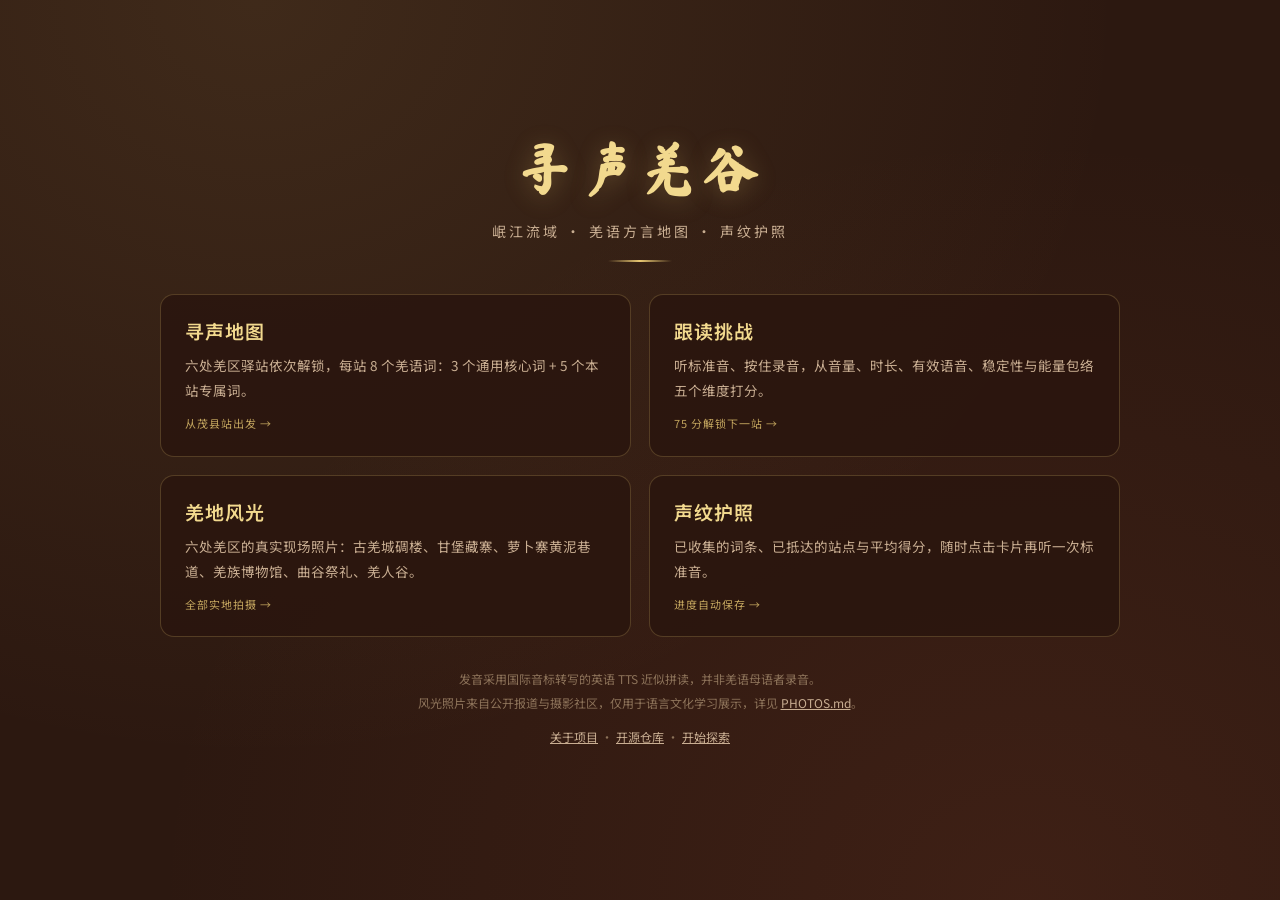
<file: index.html>
<!DOCTYPE html>
<html lang="zh-CN">
<head>
  <meta charset="UTF-8">
  <meta name="viewport" content="width=device-width, initial-scale=1.0">
  <title>声纹护照 · 寻声羌谷</title>

  <meta name="description" content="岷江流域羌语方言地图与声纹护照：六处羌区站点、跟读打分、实拍风光与进度存档。">
  <meta property="og:type" content="website">
  <meta property="og:site_name" content="声纹护照 · 寻声羌谷">
  <meta property="og:title" content="声纹护照 · 寻声羌谷">
  <meta property="og:description" content="岷江流域羌语方言地图与声纹护照：六处羌区站点、跟读打分、实拍风光与进度存档。">
  <meta property="og:url" content="https://stonerswilliams.github.io/shengwen-passport/">
  <meta property="og:image" content="https://stonerswilliams.github.io/shengwen-passport/docs/og-cover.jpg">
  <meta property="og:image:width" content="1200">
  <meta property="og:image:height" content="630">
  <meta name="twitter:card" content="summary_large_image">
  <link rel="icon" href="favicon.svg" type="image/svg+xml">
  <meta name="description" content="岷江流域羌语方言地图与声纹护照：6 个羌区站点、48 个羌语词条（33 个不重复）、跟读打分与真实风光照片。">
  <link rel="preconnect" href="https://fonts.googleapis.com">
  <link rel="preconnect" href="https://fonts.gstatic.com" crossorigin>
  <link href="https://fonts.googleapis.com/css2?family=Ma+Shan+Zheng&family=Noto+Sans+SC:wght@300;400;500;600&family=ZCOOL+XiaoWei&display=swap" rel="stylesheet">
  <link rel="stylesheet" href="colors_and_type.css">
  <style>
    * { box-sizing: border-box; }
    body {
      margin: 0;
      min-height: 100vh;
      background: var(--bg-dark-primary, #1F0F0A);
      color: var(--text-primary, #F5E6D3);
      font-family: var(--font-body), "Noto Sans SC", system-ui, sans-serif;
      display: flex;
      align-items: center;
      justify-content: center;
      padding: 32px 20px 56px;
      background-image:
        radial-gradient(ellipse at 20% 0%, rgba(232, 200, 114, 0.10), transparent 60%),
        radial-gradient(ellipse at 80% 100%, rgba(196, 90, 60, 0.12), transparent 60%);
    }
    .wrap { width: 100%; max-width: 960px; }
    .hero { text-align: center; margin-bottom: 32px; }
    h1 {
      font-family: "Ma Shan Zheng", var(--font-heading), serif;
      font-size: clamp(34px, 6vw, 56px);
      letter-spacing: 6px;
      margin: 0 0 10px;
      color: #F2D98E;
      text-shadow: 0 4px 24px rgba(232, 200, 114, 0.25);
    }
    .sub { color: #C9AE92; font-size: 14px; letter-spacing: 3px; margin: 0; }
    .rule { width: 64px; height: 2px; margin: 18px auto 0; background: linear-gradient(90deg, transparent, #E8C872, transparent); }
    .grid { display: grid; grid-template-columns: repeat(2, minmax(0, 1fr)); gap: 18px; }
    @media (max-width: 640px) { .grid { grid-template-columns: 1fr; } }
    a.card {
      display: block;
      text-decoration: none;
      color: inherit;
      padding: 22px 24px;
      border-radius: 14px;
      background: rgba(42, 22, 15, 0.86);
      border: 1px solid rgba(232, 200, 114, 0.22);
      transition: transform .25s ease, border-color .25s ease, box-shadow .25s ease;
    }
    a.card:hover { transform: translateY(-4px); border-color: rgba(232, 200, 114, 0.55); box-shadow: 0 14px 34px rgba(0, 0, 0, .45); }
    .card h2 { margin: 0 0 8px; font-size: 19px; font-weight: 600; color: #F2D98E; letter-spacing: 1px; }
    .card p { margin: 0; font-size: 13.5px; line-height: 1.85; color: #C9AE92; }
    .card .tag { display: inline-block; margin-top: 12px; font-size: 11px; letter-spacing: 1px; color: #E8C872; opacity: .8; }
    footer { margin-top: 30px; text-align: center; font-size: 12px; line-height: 2; color: #8C7259; }
    footer a { color: #C9AE92; }
  </style>
</head>
<body>
  <div class="wrap">
    <header class="hero">
      <h1>寻声羌谷</h1>
      <p class="sub">岷江流域 · 羌语方言地图 · 声纹护照</p>
      <div class="rule"></div>
    </header>

    <div class="grid">
      <a class="card" href="pages/map.html">
        <h2>寻声地图</h2>
        <p>六处羌区驿站依次解锁，每站 8 个羌语词：3 个通用核心词 + 5 个本站专属词。</p>
        <span class="tag">从茂县站出发 →</span>
      </a>
      <a class="card" href="pages/challenge.html?station=1">
        <h2>跟读挑战</h2>
        <p>听标准音、按住录音，从音量、时长、有效语音、稳定性与能量包络五个维度打分。</p>
        <span class="tag">75 分解锁下一站 →</span>
      </a>
      <a class="card" href="pages/scenery.html">
        <h2>羌地风光</h2>
        <p>六处羌区的真实现场照片：古羌城碉楼、甘堡藏寨、萝卜寨黄泥巷道、羌族博物馆、曲谷祭礼、羌人谷。</p>
        <span class="tag">全部实地拍摄 →</span>
      </a>
      <a class="card" href="pages/passport.html">
        <h2>声纹护照</h2>
        <p>已收集的词条、已抵达的站点与平均得分，随时点击卡片再听一次标准音。</p>
        <span class="tag">进度自动保存 →</span>
      </a>
    </div>

    <footer>
      发音采用国际音标转写的英语 TTS 近似拼读，并非羌语母语者录音。<br>
      风光照片来自公开报道与摄影社区，仅用于语言文化学习展示，详见 <a href="PHOTOS.md">PHOTOS.md</a>。<br>
      <span style="display:inline-block;margin-top:10px;">
        <a href="pages/about.html">关于项目</a> ·
        <a href="https://github.com/StonersWilliams/shengwen-passport">开源仓库</a> ·
        <a href="pages/map.html">开始探索</a>
      </span>
    </footer>
  </div>
</body>
</html>
</file>
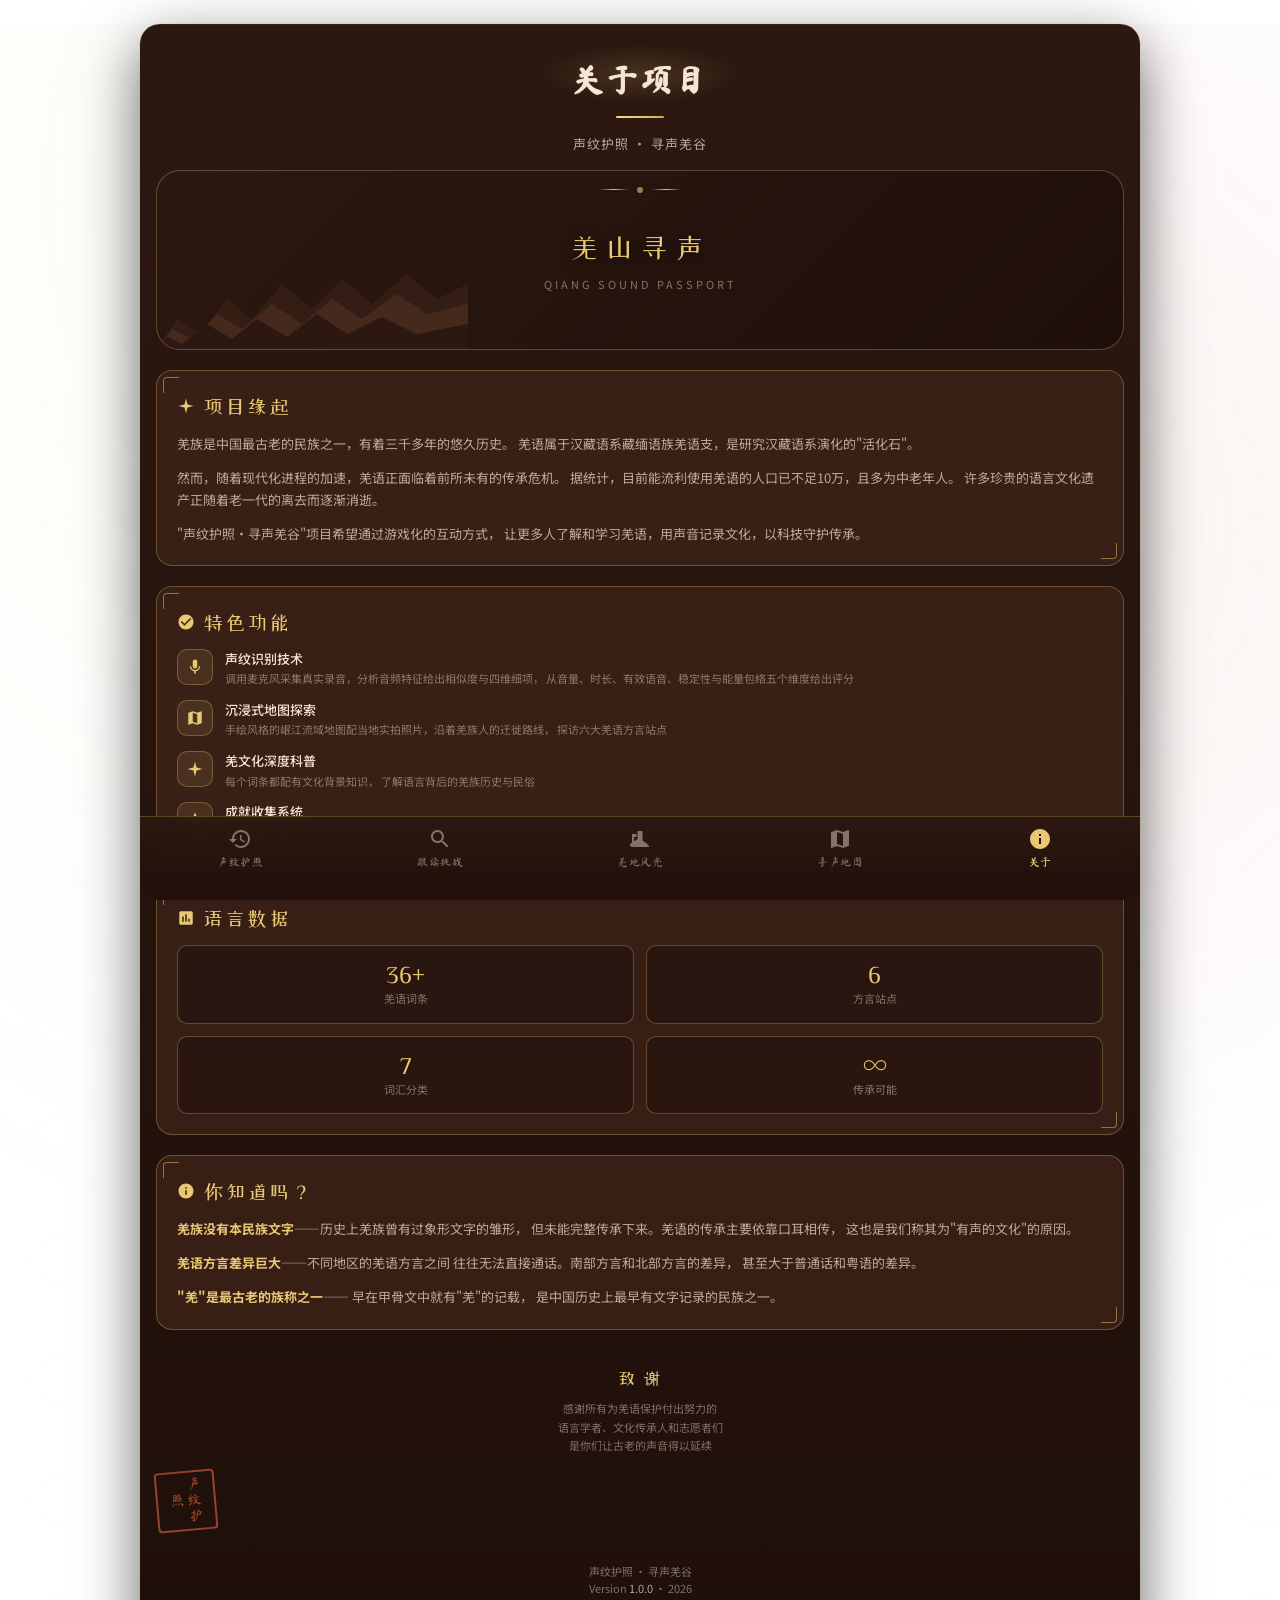
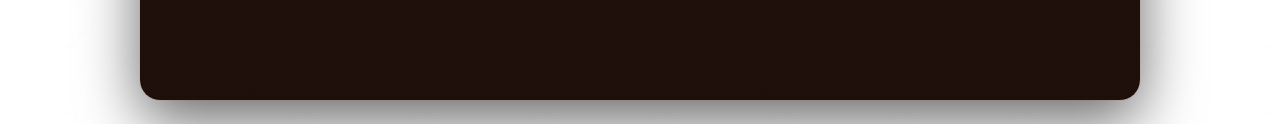
<file: pages/about.html>
<!DOCTYPE html>
<html lang="zh-CN">
<head>
  <meta charset="UTF-8">
  <meta name="viewport" content="width=device-width, initial-scale=1.0, maximum-scale=1.0, user-scalable=no">
  <title>关于 - 声纹护照·寻声羌谷</title>

  <meta name="description" content="项目缘起、特色功能与羌语语言数据：用游戏化方式记录羌语声音，以科技守护语言传承。">
  <meta property="og:type" content="website">
  <meta property="og:site_name" content="声纹护照 · 寻声羌谷">
  <meta property="og:title" content="关于 - 声纹护照·寻声羌谷">
  <meta property="og:description" content="项目缘起、特色功能与羌语语言数据：用游戏化方式记录羌语声音，以科技守护语言传承。">
  <meta property="og:url" content="https://stonerswilliams.github.io/shengwen-passport/pages/about.html">
  <meta property="og:image" content="https://stonerswilliams.github.io/shengwen-passport/docs/og-cover.jpg">
  <meta property="og:image:width" content="1200">
  <meta property="og:image:height" content="630">
  <meta name="twitter:card" content="summary_large_image">
  <link rel="icon" href="../favicon.svg" type="image/svg+xml">
  <link rel="preconnect" href="https://fonts.googleapis.com">
  <link rel="preconnect" href="https://fonts.gstatic.com" crossorigin>
  <link href="https://fonts.googleapis.com/css2?family=Ma+Shan+Zheng&family=Noto+Sans+SC:wght@300;400;500;600;700&family=Noto+Serif+SC:wght@400;500;600;700&family=ZCOOL+XiaoWei&display=swap" rel="stylesheet">
  <link rel="stylesheet" href="../colors_and_type.css">
  <style>
    .page-header {
      padding-top: var(--space-8);
      position: relative;
    }
    .page-header::before {
      content: '';
      position: absolute;
      top: 20px;
      left: 50%;
      transform: translateX(-50%);
      width: 200px;
      height: 60px;
      background: radial-gradient(ellipse at center, rgba(232, 200, 114, 0.15) 0%, transparent 70%);
      pointer-events: none;
    }

    /* 封面图区域 */
    .hero-section {
      margin: 0 var(--space-4) var(--space-5);
      height: 180px;
      border-radius: var(--radius-xl);
      background: linear-gradient(135deg, #2C1810 0%, #1F0F0A 100%);
      border: 1px solid var(--border-gold);
      position: relative;
      overflow: hidden;
      display: flex;
      flex-direction: column;
      align-items: center;
      justify-content: center;
    }
    .hero-mountain {
      position: absolute;
      bottom: 0;
      left: 0;
      right: 0;
      height: 100px;
    }
    .hero-title {
      font-family: "ZCOOL XiaoWei", "Ma Shan Zheng", serif;
      font-size: 28px;
      color: var(--text-gold);
      letter-spacing: 6px;
      z-index: 2;
      text-shadow: 0 2px 12px rgba(0, 0, 0, 0.8);
    }
    .hero-subtitle {
      font-size: var(--font-size-xs);
      color: var(--text-muted);
      letter-spacing: 3px;
      margin-top: var(--space-2);
      z-index: 2;
    }
    .hero-decoration {
      position: absolute;
      top: 16px;
      left: 50%;
      transform: translateX(-50%);
      display: flex;
      align-items: center;
      gap: 8px;
    }
    .hero-decoration-line {
      width: 30px;
      height: 1px;
      background: linear-gradient(90deg, transparent, var(--qiang-gold), transparent);
    }
    .hero-decoration-dot {
      width: 6px;
      height: 6px;
      border-radius: 50%;
      background: var(--qiang-gold);
      opacity: 0.6;
    }

    /* 内容卡片 */
    .about-section {
      margin: 0 var(--space-4) var(--space-5);
      padding: var(--space-5);
      background: var(--bg-card);
      border: 1px solid var(--border-gold);
      border-radius: var(--radius-lg);
      position: relative;
      backdrop-filter: blur(10px);
    }
    .about-section::before,
    .about-section::after {
      content: '';
      position: absolute;
      width: 16px;
      height: 16px;
      pointer-events: none;
    }
    .about-section::before {
      top: 6px; left: 6px;
      border-top: 1.5px solid var(--qiang-gold);
      border-left: 1.5px solid var(--qiang-gold);
      border-top-left-radius: 4px;
      opacity: 0.5;
    }
    .about-section::after {
      bottom: 6px; right: 6px;
      border-bottom: 1.5px solid var(--qiang-gold);
      border-right: 1.5px solid var(--qiang-gold);
      border-bottom-right-radius: 4px;
      opacity: 0.5;
    }
    .about-section-title {
      font-family: "ZCOOL XiaoWei", var(--font-heading);
      font-size: var(--font-size-lg);
      color: var(--text-gold);
      letter-spacing: 2px;
      margin-bottom: var(--space-3);
      display: flex;
      align-items: center;
      gap: var(--space-2);
    }
    .about-section-title svg {
      width: 18px;
      height: 18px;
      fill: var(--qiang-gold);
    }
    .about-text {
      font-size: var(--font-size-sm);
      color: var(--text-secondary);
      line-height: var(--line-height-relaxed);
    }
    .about-text p {
      margin-bottom: var(--space-3);
    }
    .about-text p:last-child {
      margin-bottom: 0;
    }

    /* 特色列表 */
    .feature-list {
      display: flex;
      flex-direction: column;
      gap: var(--space-3);
    }
    .feature-item {
      display: flex;
      gap: var(--space-3);
      align-items: flex-start;
    }
    .feature-icon {
      width: 36px;
      height: 36px;
      border-radius: var(--radius-md);
      background: rgba(232, 200, 114, 0.1);
      border: 1px solid var(--border-gold);
      display: flex;
      align-items: center;
      justify-content: center;
      flex-shrink: 0;
    }
    .feature-icon svg {
      width: 18px;
      height: 18px;
      fill: var(--qiang-gold);
    }
    .feature-content {
      flex: 1;
    }
    .feature-title {
      font-size: var(--font-size-sm);
      color: var(--text-primary);
      font-weight: 500;
      margin-bottom: 2px;
    }
    .feature-desc {
      font-size: var(--font-size-xs);
      color: var(--text-muted);
      line-height: 1.6;
    }

    /* 数据统计 */
    .stats-grid {
      display: grid;
      grid-template-columns: repeat(2, 1fr);
      gap: var(--space-3);
      margin-top: var(--space-3);
    }
    .stat-card {
      background: rgba(31, 15, 10, 0.5);
      border: 1px solid var(--border-gold);
      border-radius: var(--radius-md);
      padding: var(--space-4);
      text-align: center;
    }
    .stat-card-num {
      font-family: "ZCOOL XiaoWei", var(--font-heading);
      font-size: var(--font-size-xl);
      color: var(--text-gold);
      line-height: 1;
      margin-bottom: var(--space-1);
    }
    .stat-card-label {
      font-size: var(--font-size-xs);
      color: var(--text-muted);
    }

    /* 致谢 */
    .thanks-section {
      text-align: center;
      padding: var(--space-4);
    }
    .thanks-title {
      font-family: "ZCOOL XiaoWei", var(--font-heading);
      font-size: var(--font-size-md);
      color: var(--text-gold);
      letter-spacing: 2px;
      margin-bottom: var(--space-2);
    }
    .thanks-text {
      font-size: var(--font-size-xs);
      color: var(--text-muted);
      line-height: 1.7;
    }
    .thanks-seal {
      margin-top: var(--space-4);
      display: inline-block;
      width: 60px;
      height: 60px;
      border: 2px solid var(--qiang-red);
      border-radius: 4px;
      display: flex;
      align-items: center;
      justify-content: center;
      transform: rotate(-5deg);
      opacity: 0.7;
    }
    .thanks-seal-text {
      font-family: "Ma Shan Zheng", serif;
      font-size: 14px;
      color: var(--qiang-red);
      letter-spacing: 2px;
      writing-mode: vertical-rl;
      line-height: 1.2;
    }

    /* 版本信息 */
    .version-info {
      text-align: center;
      padding: var(--space-4) var(--space-4) var(--space-6);
      font-size: var(--font-size-xs);
      color: var(--text-muted);
    }
    .version-info span {
      color: var(--text-secondary);
    }
  </style>
</head>
<body class="qiang-bg-pattern cloud-pattern">
  <div class="app-container">
    <!-- 页面头部 -->
    <header class="page-header">
      <h1 class="page-title">关于项目</h1>
      <p class="page-subtitle">声纹护照 · 寻声羌谷</p>
    </header>

    <div class="content-area">
      <!-- 封面区域 -->
      <div class="hero-section">
        <div class="hero-decoration">
          <div class="hero-decoration-line"></div>
          <div class="hero-decoration-dot"></div>
          <div class="hero-decoration-line"></div>
        </div>
        <div class="hero-title">羌山寻声</div>
        <div class="hero-subtitle">QIANG SOUND PASSPORT</div>
        <!-- 山脉剪影 -->
        <svg class="hero-mountain" viewBox="0 0 311 100" preserveAspectRatio="none" xmlns="http://www.w3.org/2000/svg">
          <path d="M0,100
                   L20,70 L45,85 L70,50 L95,70 L125,35 L155,60 L185,30 L215,55 L250,25 L280,50 L311,35
                   L311,100 Z"
                fill="#3D2318" opacity="0.6"/>
          <path d="M0,100
                   L15,80 L35,90 L60,65 L85,80 L115,55 L145,75 L175,50 L205,70 L240,45 L270,65 L311,55
                   L311,100 Z"
                fill="#4A2C1E" opacity="0.8"/>
          <path d="M0,100
                   L10,88 L25,95 L50,75 L75,90 L100,70 L130,88 L160,65 L190,85 L225,68 L260,85 L311,75
                   L311,100 Z"
                fill="#2C1810"/>
        </svg>
      </div>

      <!-- 项目介绍 -->
      <section class="about-section">
        <div class="about-section-title">
          <svg viewBox="0 0 24 24" xmlns="http://www.w3.org/2000/svg">
            <path d="M12 2L14 10L22 12L14 14L12 22L10 14L2 12L10 10L12 2Z"/>
          </svg>
          项目缘起
        </div>
        <div class="about-text">
          <p>
            羌族是中国最古老的民族之一，有着三千多年的悠久历史。
            羌语属于汉藏语系藏缅语族羌语支，是研究汉藏语系演化的"活化石"。
          </p>
          <p>
            然而，随着现代化进程的加速，羌语正面临着前所未有的传承危机。
            据统计，目前能流利使用羌语的人口已不足10万，且多为中老年人。
            许多珍贵的语言文化遗产正随着老一代的离去而逐渐消逝。
          </p>
          <p>
            "声纹护照·寻声羌谷"项目希望通过游戏化的互动方式，
            让更多人了解和学习羌语，用声音记录文化，以科技守护传承。
          </p>
        </div>
      </section>

      <!-- 核心功能 -->
      <section class="about-section">
        <div class="about-section-title">
          <svg viewBox="0 0 24 24" xmlns="http://www.w3.org/2000/svg">
            <path d="M12 2C6.48 2 2 6.48 2 12s4.48 10 10 10 10-4.48 10-10S17.52 2 12 2zm-2 15l-5-5 1.41-1.41L10 14.17l7.59-7.59L19 8l-9 9z"/>
          </svg>
          特色功能
        </div>
        <div class="feature-list">
          <div class="feature-item">
            <div class="feature-icon">
              <svg viewBox="0 0 24 24" xmlns="http://www.w3.org/2000/svg">
                <path d="M12 14c1.66 0 3-1.34 3-3V5c0-1.66-1.34-3-3-3S9 3.34 9 5v6c0 1.66 1.34 3 3 3zm5.3-3c0 3-2.54 5.1-5.3 5.1S6.7 14 6.7 11H5c0 3.41 2.72 6.23 6 6.72V21h2v-3.28c3.28-.48 6-3.3 6-6.72h-1.7z"/>
              </svg>
            </div>
            <div class="feature-content">
              <div class="feature-title">声纹识别技术</div>
              <div class="feature-desc">
                调用麦克风采集真实录音，分析音频特征给出相似度与四维细项，
                从音量、时长、有效语音、稳定性与能量包络五个维度给出评分
              </div>
            </div>
          </div>
          <div class="feature-item">
            <div class="feature-icon">
              <svg viewBox="0 0 24 24" xmlns="http://www.w3.org/2000/svg">
                <path d="M20.5 3l-.16.03L15 5.1 9 3 3.36 4.9c-.21.07-.36.25-.36.48V20.5c0 .28.22.5.5.5l.16-.03L9 18.9l6 2.1 5.64-1.9c.21-.07.36-.25.36-.48V3.5c0-.28-.22-.5-.5-.5zM15 19l-6-2.11V5l6 2.11V19z"/>
              </svg>
            </div>
            <div class="feature-content">
              <div class="feature-title">沉浸式地图探索</div>
              <div class="feature-desc">
                手绘风格的岷江流域地图配当地实拍照片，沿着羌族人的迁徙路线，
                探访六大羌语方言站点
              </div>
            </div>
          </div>
          <div class="feature-item">
            <div class="feature-icon">
              <svg viewBox="0 0 24 24" xmlns="http://www.w3.org/2000/svg">
                <path d="M12 2L14 10L22 12L14 14L12 22L10 14L2 12L10 10L12 2Z"/>
              </svg>
            </div>
            <div class="feature-content">
              <div class="feature-title">羌文化深度科普</div>
              <div class="feature-desc">
                每个词条都配有文化背景知识，
                了解语言背后的羌族历史与民俗
              </div>
            </div>
          </div>
          <div class="feature-item">
            <div class="feature-icon">
              <svg viewBox="0 0 24 24" xmlns="http://www.w3.org/2000/svg">
                <path d="M12 17.27L18.18 21l-1.64-7.03L22 9.24l-7.19-.61L12 2 9.19 8.63 2 9.24l5.46 4.73L5.82 21z"/>
              </svg>
            </div>
            <div class="feature-content">
              <div class="feature-title">成就收集系统</div>
              <div class="feature-desc">
                收集词条、解锁站点、达成成就，
                打造专属于你的羌语声纹护照
              </div>
            </div>
          </div>
        </div>
      </section>

      <!-- 项目数据 -->
      <section class="about-section">
        <div class="about-section-title">
          <svg viewBox="0 0 24 24" xmlns="http://www.w3.org/2000/svg">
            <path d="M19 3H5c-1.1 0-2 .9-2 2v14c0 1.1.9 2 2 2h14c1.1 0 2-.9 2-2V5c0-1.1-.9-2-2-2zM9 17H7v-7h2v7zm4 0h-2V7h2v10zm4 0h-2v-4h2v4z"/>
          </svg>
          语言数据
        </div>
        <div class="stats-grid">
          <div class="stat-card">
            <div class="stat-card-num">36+</div>
            <div class="stat-card-label">羌语词条</div>
          </div>
          <div class="stat-card">
            <div class="stat-card-num">6</div>
            <div class="stat-card-label">方言站点</div>
          </div>
          <div class="stat-card">
            <div class="stat-card-num">7</div>
            <div class="stat-card-label">词汇分类</div>
          </div>
          <div class="stat-card">
            <div class="stat-card-num">∞</div>
            <div class="stat-card-label">传承可能</div>
          </div>
        </div>
      </section>

      <!-- 文化小知识 -->
      <section class="about-section">
        <div class="about-section-title">
          <svg viewBox="0 0 24 24" xmlns="http://www.w3.org/2000/svg">
            <path d="M12 2C6.48 2 2 6.48 2 12s4.48 10 10 10 10-4.48 10-10S17.52 2 12 2zm1 15h-2v-6h2v6zm0-8h-2V7h2v2z"/>
          </svg>
          你知道吗？
        </div>
        <div class="about-text">
          <p>
            <strong style="color: var(--text-gold);">羌族没有本民族文字</strong>——历史上羌族曾有过象形文字的雏形，
            但未能完整传承下来。羌语的传承主要依靠口耳相传，
            这也是我们称其为"有声的文化"的原因。
          </p>
          <p>
            <strong style="color: var(--text-gold);">羌语方言差异巨大</strong>——不同地区的羌语方言之间
            往往无法直接通话。南部方言和北部方言的差异，
            甚至大于普通话和粤语的差异。
          </p>
          <p>
            <strong style="color: var(--text-gold);">"羌"是最古老的族称之一</strong>——
            早在甲骨文中就有"羌"的记载，
            是中国历史上最早有文字记录的民族之一。
          </p>
        </div>
      </section>

      <!-- 致谢 -->
      <div class="thanks-section">
        <div class="thanks-title">致 谢</div>
        <p class="thanks-text">
          感谢所有为羌语保护付出努力的<br>
          语言学者、文化传承人和志愿者们<br>
          是你们让古老的声音得以延续
        </p>
        <div class="thanks-seal">
          <span class="thanks-seal-text">声纹护照</span>
        </div>
      </div>

      <!-- 版本信息 -->
      <div class="version-info">
        声纹护照 · 寻声羌谷<br>
        Version <span>1.0.0</span> · 2026
      </div>
    </div>

    <!-- 底部导航栏 -->
    <nav class="bottom-nav">
      <a href="passport.html" class="nav-item" data-dom-id="nav-passport" data-nav-key="passport">
        <div class="nav-item-icon">
          <svg viewBox="0 0 24 24" xmlns="http://www.w3.org/2000/svg">
            <path d="M13 3c-4.97 0-9 4.03-9 9H1l3.89 3.89.07.14L9 12H6c0-3.87 3.13-7 7-7s7 3.13 7 7-3.13 7-7 7c-1.93 0-3.68-.79-4.94-2.06l-1.42 1.42C8.27 19.99 10.51 21 13 21c4.97 0 9-4.03 9-9s-4.03-9-9-9zm-1 5v5l4.28 2.54.72-1.21-3.5-2.08V8H12z"/>
          </svg>
        </div>
        <span class="nav-item-label">声纹护照</span>
      </a>
      <a href="challenge.html" class="nav-item" data-dom-id="nav-challenge" data-nav-key="challenge">
        <div class="nav-item-icon">
          <svg viewBox="0 0 24 24" xmlns="http://www.w3.org/2000/svg">
            <path d="M15.5 14h-.79l-.28-.27C15.41 12.59 16 11.11 16 9.5 16 5.91 13.09 3 9.5 3S3 5.91 3 9.5 5.91 16 9.5 16c1.61 0 3.09-.59 4.23-1.57l.27.28v.79l5 4.99L20.49 19l-4.99-5zm-6 0C7.01 14 5 11.99 5 9.5S7.01 5 9.5 5 14 7.01 14 9.5 11.99 14 9.5 14z"/>
          </svg>
        </div>
        <span class="nav-item-label">跟读挑战</span>
      </a>
      <a href="scenery.html" class="nav-item" data-dom-id="nav-scenery" data-nav-key="scenery">
        <div class="nav-item-icon">
          <svg viewBox="0 0 24 24" xmlns="http://www.w3.org/2000/svg">
            <path d="M14.5 17l-5-3.5V5c0-.55.45-1 1-1h3c.55 0 1 .45 1 1v8.5l5 3.5v2H2v-2l12.5-8zM21 19v1H3v-1l9-6 9 6zM8.5 10H6v4h2.5v3H4V7h4.5v3z"/>
          </svg>
        </div>
        <span class="nav-item-label">羌地风光</span>
      </a>
      <a href="map.html" class="nav-item" data-dom-id="nav-map" data-nav-key="map">
        <div class="nav-item-icon">
          <svg viewBox="0 0 24 24" xmlns="http://www.w3.org/2000/svg">
            <path d="M20.5 3l-.16.03L15 5.1 9 3 3.36 4.9c-.21.07-.36.25-.36.48V20.5c0 .28.22.5.5.5l.16-.03L9 18.9l6 2.1 5.64-1.9c.21-.07.36-.25.36-.48V3.5c0-.28-.22-.5-.5-.5zM15 19l-6-2.11V5l6 2.11V19z"/>
          </svg>
        </div>
        <span class="nav-item-label">寻声地图</span>
      </a>
      <a href="about.html" class="nav-item active" data-dom-id="nav-about" data-nav-key="about">
        <div class="nav-item-icon">
          <svg viewBox="0 0 24 24" xmlns="http://www.w3.org/2000/svg">
            <path d="M12 2C6.48 2 2 6.48 2 12s4.48 10 10 10 10-4.48 10-10S17.52 2 12 2zm1 15h-2v-6h2v6zm0-8h-2V7h2v2z"/>
          </svg>
        </div>
        <span class="nav-item-label">关于</span>
      </a>
    </nav>
  </div>
</body>
</html>
</file>
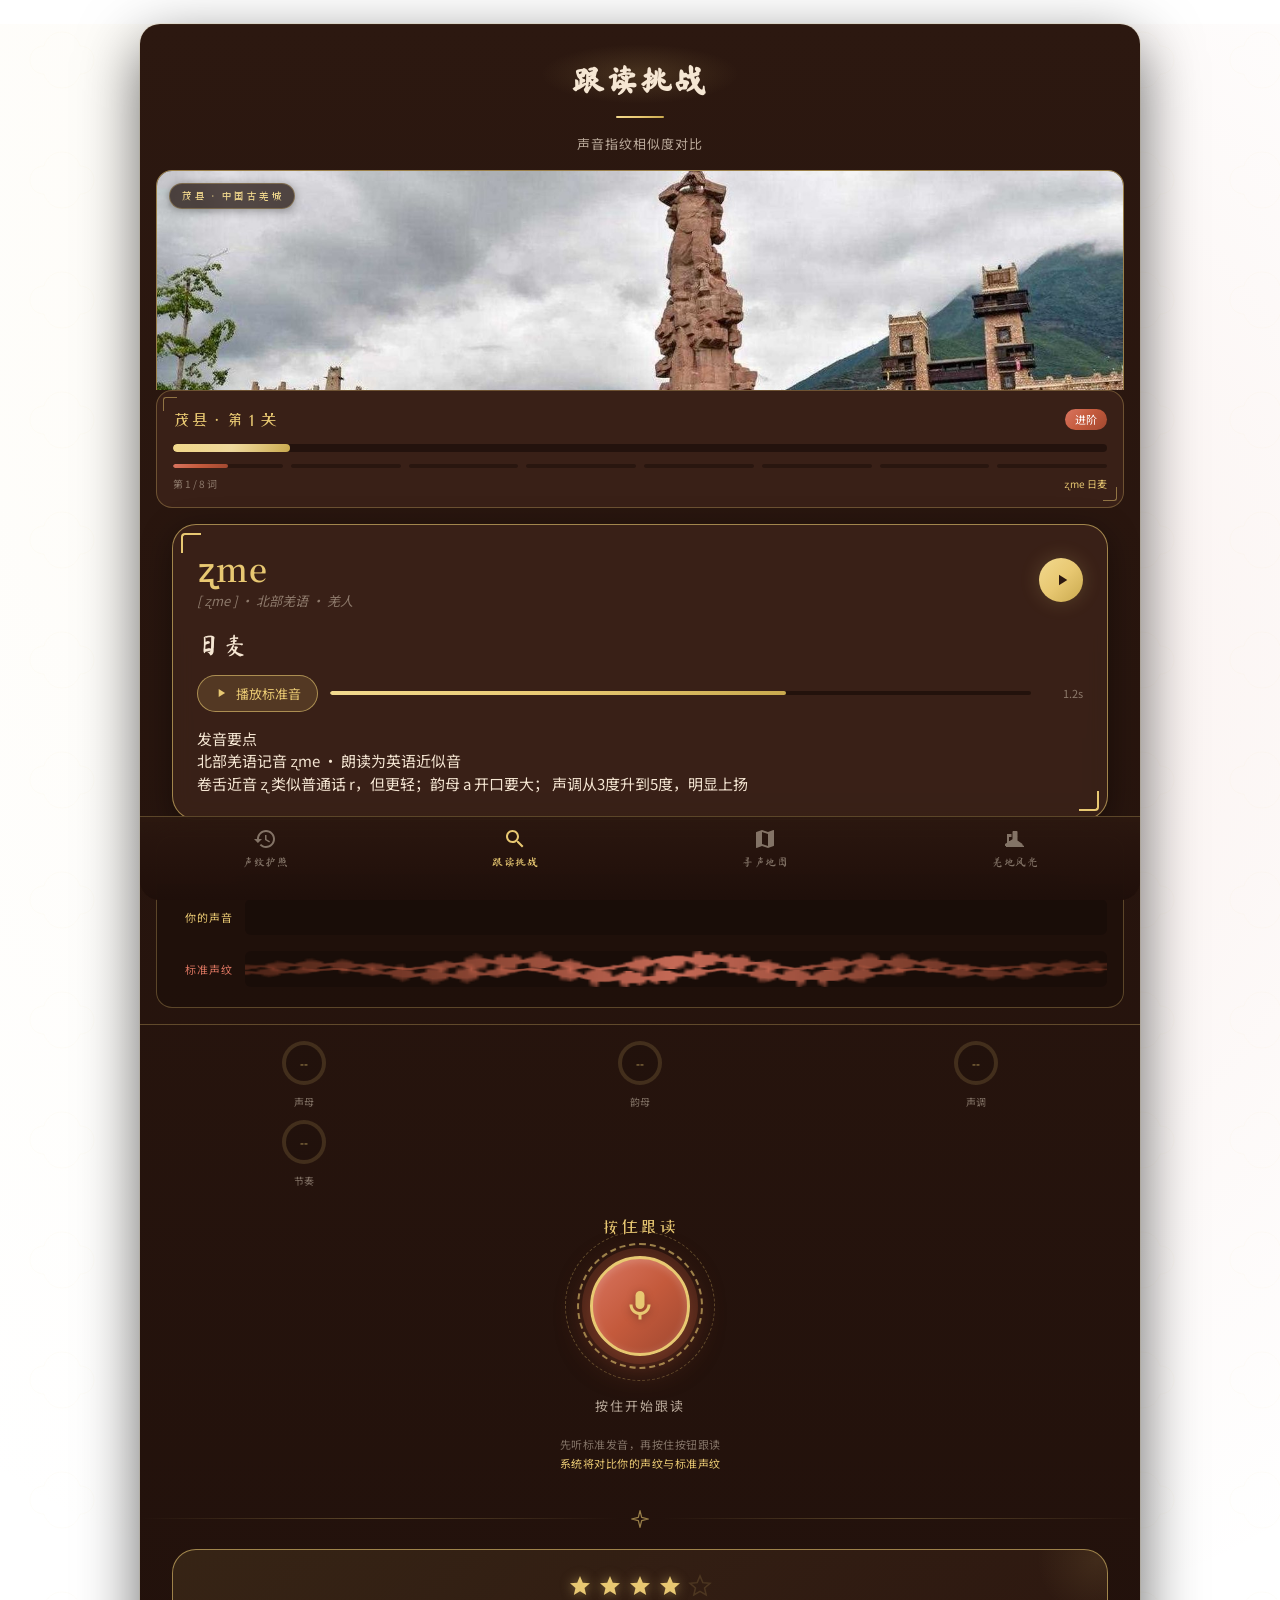
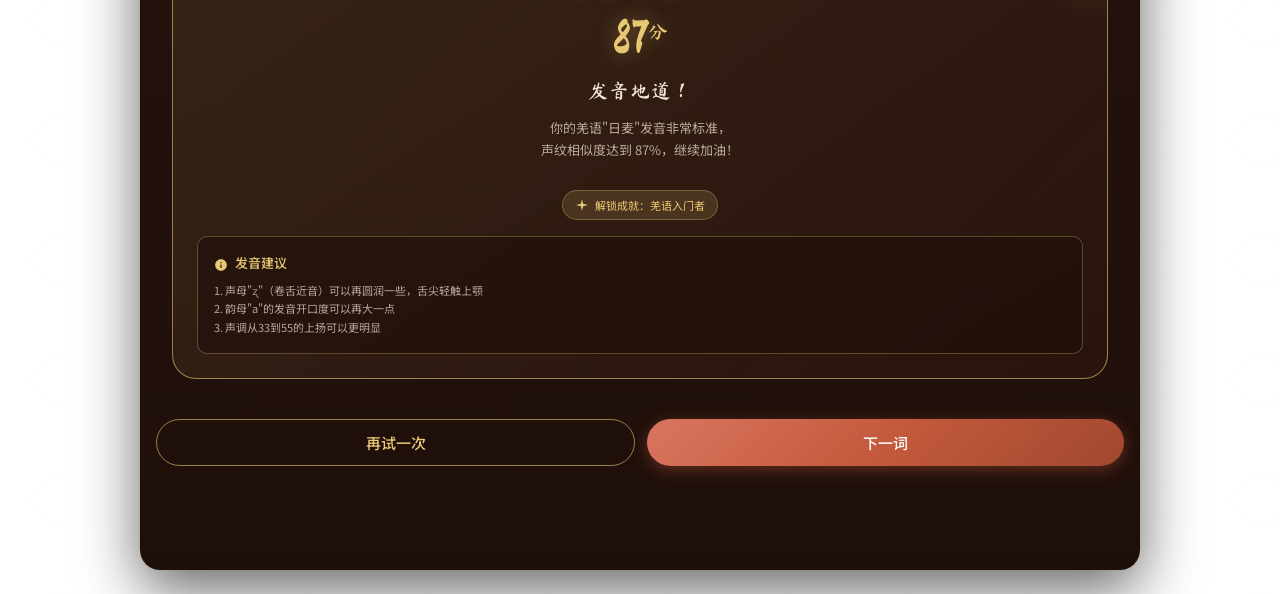
<file: pages/challenge.html>
﻿<!DOCTYPE html>
<html lang="zh-CN">
<head>
  <meta charset="UTF-8">
  <meta name="viewport" content="width=device-width, initial-scale=1.0, maximum-scale=1.0, user-scalable=no">
  <title>跟读挑战 - 声纹相似度对比</title>

  <meta name="description" content="听标准音、按住录音，从音量、时长、有效语音、稳定性与能量包络五个维度给发音打分；每站 8 个词。">
  <meta property="og:type" content="website">
  <meta property="og:site_name" content="声纹护照 · 寻声羌谷">
  <meta property="og:title" content="跟读挑战 - 声纹护照·寻声羌谷">
  <meta property="og:description" content="听标准音、按住录音，从音量、时长、有效语音、稳定性与能量包络五个维度给发音打分；每站 8 个词。">
  <meta property="og:url" content="https://stonerswilliams.github.io/shengwen-passport/pages/challenge.html?station=1">
  <meta property="og:image" content="https://stonerswilliams.github.io/shengwen-passport/docs/og-cover.jpg">
  <meta property="og:image:width" content="1200">
  <meta property="og:image:height" content="630">
  <meta name="twitter:card" content="summary_large_image">
  <link rel="icon" href="../favicon.svg" type="image/svg+xml">
  <link rel="preconnect" href="https://fonts.googleapis.com">
  <link rel="preconnect" href="https://fonts.gstatic.com" crossorigin>
  <link href="https://fonts.googleapis.com/css2?family=Ma+Shan+Zheng&family=Noto+Sans+SC:wght@300;400;500;600;700&family=Noto+Serif+SC:wght@400;500;600;700&family=ZCOOL+XiaoWei&display=swap" rel="stylesheet">
  <link rel="stylesheet" href="../colors_and_type.css">
  <style>
    .page-header {
      padding-top: var(--space-8);
      position: relative;
    }
    .page-header::before {
      content: '';
      position: absolute;
      top: 20px;
      left: 50%;
      transform: translateX(-50%);
      width: 200px;
      height: 60px;
      background: radial-gradient(ellipse at center, rgba(232, 200, 114, 0.15) 0%, transparent 70%);
      pointer-events: none;
    }
    .challenge-word-section {
      padding: 0 var(--space-4);
      margin-bottom: var(--space-4);
    }
    .challenge-action {
      padding: var(--space-6) var(--space-4) var(--space-4);
      display: flex;
      flex-direction: column;
      align-items: center;
    }
    .challenge-hint {
      margin-top: var(--space-5);
      max-width: 260px;
    }
    .play-standard-btn {
      display: flex;
      align-items: center;
      gap: var(--space-2);
      background: rgba(232, 200, 114, 0.15);
      border: 1px solid var(--border-gold-strong);
      color: var(--text-gold);
      padding: var(--space-2) var(--space-4);
      border-radius: var(--radius-full);
      font-size: var(--font-size-sm);
      cursor: pointer;
      transition: all 0.3s ease;
      font-family: var(--font-body);
    }
    .play-standard-btn:hover {
      background: rgba(232, 200, 114, 0.25);
    }
    .play-standard-btn svg {
      width: 14px;
      height: 14px;
      fill: currentColor;
    }
    .standard-audio-row {
      display: flex;
      align-items: center;
      gap: var(--space-3);
      margin-top: var(--space-3);
    }
    .standard-audio-bar {
      flex: 1;
      height: 4px;
      background: rgba(31, 15, 10, 0.8);
      border-radius: var(--radius-full);
      overflow: hidden;
    }
    .standard-audio-fill {
      width: 65%;
      height: 100%;
      background: var(--qiang-gold-gradient);
      border-radius: var(--radius-full);
    }
    .standard-audio-time {
      font-size: var(--font-size-xs);
      color: var(--text-muted);
      min-width: 40px;
      text-align: right;
    }
    .feedback-section {
      padding: 0 var(--space-4) var(--space-6);
    }

    /* 关卡进度 */
    .level-progress {
      margin: 0 var(--space-4) var(--space-4);
      padding: var(--space-4);
      background: var(--bg-card);
      border: 1px solid var(--border-gold);
      border-radius: var(--radius-lg);
      position: relative;
    }
    .level-progress::before,
    .level-progress::after {
      content: '';
      position: absolute;
      width: 14px;
      height: 14px;
      pointer-events: none;
    }
    .level-progress::before {
      top: 6px; left: 6px;
      border-top: 1.5px solid var(--qiang-gold);
      border-left: 1.5px solid var(--qiang-gold);
      border-top-left-radius: 3px;
      opacity: 0.5;
    }
    .level-progress::after {
      bottom: 6px; right: 6px;
      border-bottom: 1.5px solid var(--qiang-gold);
      border-right: 1.5px solid var(--qiang-gold);
      border-bottom-right-radius: 3px;
      opacity: 0.5;
    }
    .level-header {
      display: flex;
      align-items: center;
      justify-content: space-between;
      margin-bottom: var(--space-3);
    }
    .level-title {
      font-family: "ZCOOL XiaoWei", var(--font-heading);
      font-size: var(--font-size-md);
      color: var(--text-gold);
      letter-spacing: 1px;
    }
    .level-badge {
      font-size: var(--font-size-xs);
      padding: 2px 10px;
      background: var(--qiang-red-gradient);
      color: #FFF;
      border-radius: var(--radius-full);
    }
    .level-steps {
      display: flex;
      gap: var(--space-2);
      margin-top: var(--space-3);
    }
    .level-step {
      flex: 1;
      height: 4px;
      background: rgba(31, 15, 10, 0.6);
      border-radius: var(--radius-full);
      overflow: hidden;
    }
    .level-step.done {
      background: var(--qiang-gold-gradient);
    }
    .level-step.current {
      background: rgba(31, 15, 10, 0.6);
    }
    .level-step.current::before {
      content: '';
      display: block;
      width: 50%;
      height: 100%;
      background: var(--qiang-red-gradient);
      border-radius: var(--radius-full);
    }

    /* 跟读按钮增强 */
    .challenge-action-title {
      font-family: "ZCOOL XiaoWei", var(--font-heading);
      font-size: var(--font-size-md);
      color: var(--text-gold);
      margin-bottom: var(--space-4);
      letter-spacing: 2px;
      text-align: center;
    }

    /* 声纹对比增强 */
    .waveform-compare {
      position: relative;
    }
    .compare-header {
      display: flex;
      align-items: center;
      justify-content: space-between;
      margin-bottom: var(--space-3);
    }
    .compare-title {
      font-size: var(--font-size-xs);
      color: var(--text-muted);
      letter-spacing: 1px;
    }
    .score-badge {
      display: flex;
      align-items: center;
      gap: 4px;
      font-family: "ZCOOL XiaoWei", var(--font-heading);
      font-size: var(--font-size-lg);
      color: var(--text-gold);
    }
    .score-badge span {
      font-size: var(--font-size-xs);
      color: var(--text-muted);
      font-family: var(--font-body);
    }

    /* 发音维度评分 */
    .pronunciation-scores {
      display: grid;
      grid-template-columns: repeat(3, 1fr);
      gap: var(--space-2);
      margin-top: var(--space-4);
      padding-top: var(--space-4);
      border-top: 1px solid var(--border-gold);
    }
    .pron-score-item {
      text-align: center;
    }
    .pron-score-ring {
      width: 44px;
      height: 44px;
      border-radius: 50%;
      margin: 0 auto var(--space-1);
      position: relative;
      display: flex;
      align-items: center;
      justify-content: center;
      background: conic-gradient(var(--qiang-gold) var(--score, 85%), rgba(232, 200, 114, 0.15) var(--score, 85%));
    }
    .pron-score-ring::before {
      content: '';
      position: absolute;
      inset: 4px;
      border-radius: 50%;
      background: rgba(31, 15, 10, 0.9);
    }
    .pron-score-num {
      position: relative;
      z-index: 1;
      font-size: var(--font-size-xs);
      color: var(--text-gold);
      font-family: var(--font-serif);
      font-weight: 600;
    }
    .pron-score-label {
      font-size: 10px;
      color: var(--text-muted);
    }

    /* 反馈卡片增强 */
    .feedback-card {
      position: relative;
      overflow: hidden;
    }
    .feedback-card::before {
      content: '';
      position: absolute;
      top: -50px;
      right: -50px;
      width: 120px;
      height: 120px;
      background: radial-gradient(circle, rgba(232, 200, 114, 0.1) 0%, transparent 70%);
      pointer-events: none;
    }
    .feedback-stars {
      display: flex;
      justify-content: center;
      gap: 6px;
      margin-bottom: var(--space-3);
    }
    .feedback-star {
      width: 24px;
      height: 24px;
    }
    .feedback-star.filled {
      fill: var(--qiang-gold);
      filter: drop-shadow(0 0 6px rgba(232, 200, 114, 0.5));
    }
    .feedback-star.empty {
      fill: none;
      stroke: var(--border-gold);
      stroke-width: 1.5;
      opacity: 0.5;
    }

    /* 成就提示 */
    .achievement-toast {
      display: inline-flex;
      align-items: center;
      gap: 6px;
      padding: 6px 12px;
      background: rgba(232, 200, 114, 0.15);
      border: 1px solid var(--border-gold);
      border-radius: var(--radius-full);
      margin-top: var(--space-3);
      font-size: var(--font-size-xs);
      color: var(--text-gold);
    }
    .achievement-toast svg {
      width: 14px;
      height: 14px;
      fill: var(--qiang-gold);
    }

    /* 声纹Canvas */
    .waveform-canvas {
      width: 100%;
      height: 36px;
      display: block;
      border-radius: var(--radius-sm);
      background: rgba(0, 0, 0, 0.2);
    }

    /* 挑战页风情图 */
    .challenge-scenery {
      position: relative;
      margin: 0 var(--space-4);
      border-radius: var(--radius-lg) var(--radius-lg) 0 0;
      overflow: hidden;
      border: 1px solid var(--border-gold-strong);
      border-bottom: none;
    }

    /* 站点风情图标签：金色胶囊，不再压住照片题字 */
    .station-scenery .scenery-overlay,
    .challenge-scenery .scenery-overlay {
      top: 12px;
      bottom: auto;
      left: 12px;
      right: auto;
      padding: 0;
      background: none;
    }
    .station-scenery .scenery-label,
    .challenge-scenery .scenery-label {
      display: inline-block;
      background: rgba(28, 13, 8, 0.72);
      border: 1px solid var(--border-gold);
      border-radius: var(--radius-full);
      padding: 4px 11px;
      font-size: 11px;
      letter-spacing: 1px;
      color: var(--qiang-gold-light);
      backdrop-filter: blur(6px);
      text-shadow: none;
      box-shadow: 0 2px 10px rgba(0, 0, 0, 0.35);
    }

    /* ===== 挑战页实拍风情图（替换手绘 SVG） ===== */
    .challenge-scenery {
      height: 130px;
    }
    .challenge-scenery .scenery-svg {
      display: none;
    }
    .challenge-photo {
      position: absolute;
      inset: 0;
      width: 100%;
      height: 100%;
      object-fit: cover;
      object-position: center 45%;
      display: block;
      opacity: 0;
      transition: opacity .5s ease;
    }
    .challenge-photo.loaded {
      opacity: 1;
    }
    @media (min-width: 900px) {
      .challenge-scenery { height: 220px; }
    }
    .scenery-overlay {
      position: absolute;
      bottom: 0;
      left: 0;
      right: 0;
      padding: var(--space-3) var(--space-4);
      background: linear-gradient(transparent, rgba(28, 13, 8, 0.85));
    }
    .scenery-label {
      font-family: "ZCOOL XiaoWei", var(--font-heading);
      color: var(--text-gold);
      text-shadow: 0 2px 8px rgba(0, 0, 0, 0.5);
    }
    .chal-overlay {
      padding: var(--space-2) var(--space-3);
    }
    .chal-overlay .scenery-label {
      font-size: 11px;
      letter-spacing: 1.5px;
    }
  </style>
</head>
<body class="qiang-bg-pattern cloud-pattern">
  <div class="app-container">
    <!-- 页面头部 -->
    <header class="page-header">
      <h1 class="page-title">跟读挑战</h1>
      <p class="page-subtitle">声音指纹相似度对比</p>
    </header>

    <!-- 站点风情图 -->
    <div class="challenge-scenery" id="challengeScenery">
      <img class="challenge-photo" id="challengePhoto" alt="站点实拍风情图">
      <svg class="scenery-svg" viewBox="0 0 400 120" preserveAspectRatio="xMidYMid slice" xmlns="http://www.w3.org/2000/svg">
        <defs>
          <linearGradient id="chalSky" x1="0%" y1="0%" x2="0%" y2="100%">
            <stop offset="0%" style="stop-color:#2C1810"/>
            <stop offset="100%" style="stop-color:#4A2C1E"/>
          </linearGradient>
        </defs>
        <rect width="400" height="120" fill="url(#chalSky)"/>
        <circle cx="350" cy="30" r="15" fill="#E8C872" opacity="0.25"/>
        <path d="M0,70 L50,55 L100,65 L150,48 L200,60 L250,42 L300,55 L350,48 L400,62 L400,120 L0,120 Z" fill="#5A3725" opacity="0.4"/>
        <path d="M0,95 L40,85 L80,92 L120,80 L160,88 L200,75 L240,85 L280,78 L320,88 L360,82 L400,90 L400,120 L0,120 Z" fill="#3D2318" opacity="0.7"/>
        <!-- 场景1：茂县碉楼 -->
        <g id="chal-scene-1">
          <g transform="translate(170, 40)">
            <rect x="15" y="15" width="18" height="45" fill="#3D2318" stroke="#E8C872" stroke-width="0.6" opacity="0.9"/>
            <rect x="18" y="3" width="12" height="15" fill="#4A2C1E" stroke="#E8C872" stroke-width="0.6" opacity="0.9"/>
            <polygon points="18,3 24,-5 30,3" fill="#C45A3C" opacity="0.7"/>
            <rect x="0" y="28" width="14" height="32" fill="#3D2318" stroke="#E8C872" stroke-width="0.5" opacity="0.8"/>
            <rect x="40" y="22" width="16" height="38" fill="#3D2318" stroke="#E8C872" stroke-width="0.5" opacity="0.8"/>
            <rect x="-5" y="57" width="65" height="6" fill="#5A3725" stroke="#E8C872" stroke-width="0.4" opacity="0.6"/>
          </g>
          <g transform="translate(60, 90)" opacity="0.7">
            <circle cx="7" cy="0" r="4" fill="#F5E6D3"/>
            <path d="M2,4 L12,4 L15,18 L-1,18 Z" fill="#C45A3C"/>
          </g>
          <g transform="translate(320, 92)" opacity="0.6">
            <circle cx="6" cy="0" r="3" fill="#F5E6D3"/>
            <path d="M1,3 L11,3 L13,15 L-1,15 Z" fill="#D97560"/>
          </g>
        </g>
        <!-- 场景2：甘堡藏寨 -->
        <g id="chal-scene-2" style="display:none">
          <g transform="translate(175, 35)">
            <rect x="15" y="18" width="22" height="48" fill="#5A3725" stroke="#E8C872" stroke-width="0.6" opacity="0.9"/>
            <rect x="18" y="6" width="16" height="14" fill="#6B4530" stroke="#E8C872" stroke-width="0.6"/>
            <line x1="26" y1="6" x2="26" y2="-8" stroke="#E8C872" stroke-width="0.8"/>
            <rect x="23" y="-8" width="2" height="6" fill="#C45A3C"/>
            <rect x="27" y="-8" width="2" height="6" fill="#E8C872"/>
            <rect x="-8" y="35" width="20" height="31" fill="#4A2C1E" stroke="#E8C872" stroke-width="0.4" opacity="0.8"/>
            <rect x="42" y="30" width="22" height="36" fill="#4A2C1E" stroke="#E8C872" stroke-width="0.4" opacity="0.8"/>
          </g>
          <g transform="translate(30, 50)" opacity="0.6">
            <line x1="8" y1="0" x2="8" y2="50" stroke="#E8C872" stroke-width="0.8"/>
            <rect x="10" y="8" width="15" height="3" fill="#C45A3C" opacity="0.6"/>
            <rect x="10" y="13" width="15" height="3" fill="#E8C872" opacity="0.5"/>
            <rect x="10" y="18" width="15" height="3" fill="#6B8E5A" opacity="0.5"/>
          </g>
        </g>
        <!-- 场景3：萝卜寨 -->
        <g id="chal-scene-3" style="display:none">
          <g transform="translate(120, 40)">
            <rect x="55" y="0" width="18" height="22" fill="#C49A6C" stroke="#E8C872" stroke-width="0.4" opacity="0.9"/>
            <polygon points="55,0 64,-8 73,0" fill="#A07850" stroke="#E8C872" stroke-width="0.4"/>
            <rect x="30" y="22" width="22" height="28" fill="#B0885C" stroke="#E8C872" stroke-width="0.4" opacity="0.85"/>
            <polygon points="30,22 41,12 52,22" fill="#907050" stroke="#E8C872" stroke-width="0.4"/>
            <rect x="78" y="18" width="24" height="32" fill="#B0885C" stroke="#E8C872" stroke-width="0.4" opacity="0.85"/>
            <polygon points="78,18 90,7 102,18" fill="#907050" stroke="#E8C872" stroke-width="0.4"/>
            <rect x="5" y="50" width="25" height="30" fill="#A07850" stroke="#E8C872" stroke-width="0.4" opacity="0.8"/>
            <rect x="35" y="50" width="24" height="30" fill="#A07850" stroke="#E8C872" stroke-width="0.4" opacity="0.8"/>
            <rect x="65" y="50" width="22" height="30" fill="#A07850" stroke="#E8C872" stroke-width="0.4" opacity="0.8"/>
            <rect x="92" y="50" width="26" height="30" fill="#A07850" stroke="#E8C872" stroke-width="0.4" opacity="0.8"/>
          </g>
          <ellipse cx="80" cy="15" rx="30" ry="8" fill="#E8C872" opacity="0.1"/>
          <ellipse cx="320" cy="12" rx="35" ry="10" fill="#E8C872" opacity="0.08"/>
        </g>
        <!-- 场景4：博物馆 -->
        <g id="chal-scene-4" style="display:none">
          <g transform="translate(140, 40)">
            <rect x="15" y="25" width="80" height="45" fill="#4A2C1E" stroke="#E8C872" stroke-width="0.6" opacity="0.9"/>
            <polygon points="5,25 55,0 105,25" fill="#5A3725" stroke="#E8C872" stroke-width="0.6" opacity="0.9"/>
            <rect x="45" y="42" width="20" height="28" fill="#2C1810" stroke="#E8C872" stroke-width="0.4"/>
            <rect x="22" y="38" width="14" height="10" fill="#E8C872" opacity="0.15"/>
            <rect x="74" y="38" width="14" height="10" fill="#E8C872" opacity="0.15"/>
          </g>
          <g transform="translate(50, 85)" opacity="0.6">
            <ellipse cx="12" cy="15" rx="10" ry="3" fill="#3D2318"/>
            <path d="M2,15 Q0,8 12,4 Q24,8 22,15" fill="#8B5A2B" stroke="#E8C872" stroke-width="0.4"/>
          </g>
        </g>
        <!-- 场景5：曲谷乡 -->
        <g id="chal-scene-5" style="display:none">
          <path d="M0,30 L50,15 L80,40 L0,60 Z" fill="#1a0d08" opacity="0.5"/>
          <path d="M400,28 L350,12 L320,38 L400,58 Z" fill="#1a0d08" opacity="0.5"/>
          <g transform="translate(40, 60)" opacity="0.7">
            <rect x="6" y="18" width="3" height="20" fill="#4A2C1E"/>
            <polygon points="7.5,0 0,18 15,18" fill="#3D5A2D"/>
          </g>
          <g transform="translate(340, 62)" opacity="0.7">
            <rect x="6" y="16" width="3" height="22" fill="#4A2C1E"/>
            <polygon points="7.5,0 0,16 15,16" fill="#3D5A2D"/>
          </g>
          <g transform="translate(180, 65)" opacity="0.8">
            <circle cx="12" cy="0" r="5" fill="#F5E6D3"/>
            <path d="M5,-6 Q12,-14 19,-6 L18,-1 L6,-1 Z" fill="#8B5A2B"/>
            <path d="M4,5 L20,5 L24,30 L0,30 Z" fill="#C45A3C"/>
            <line x1="24" y1="-3" x2="28" y2="35" stroke="#E8C872" stroke-width="1"/>
          </g>
        </g>
        <!-- 场景6：羌人谷 -->
        <g id="chal-scene-6" style="display:none">
          <path d="M0,25 L70,10 L100,35 L0,65 Z" fill="#1a0d08" opacity="0.6"/>
          <path d="M400,22 L330,8 300,32 L400,60 Z" fill="#1a0d08" opacity="0.6"/>
          <g transform="translate(180, 40)" opacity="0.85">
            <rect x="15" y="35" width="22" height="22" fill="#4A2C1E" stroke="#E8C872" stroke-width="0.6"/>
            <rect x="18" y="18" width="16" height="19" fill="#5A3725" stroke="#E8C872" stroke-width="0.6"/>
            <polygon points="18,18 26,6 34,18" fill="#C45A3C" stroke="#E8C872" stroke-width="0.5"/>
            <polygon points="26,1 21,8 31,8" fill="#F5E6D3" opacity="0.8"/>
          </g>
          <g transform="translate(85, 50)" opacity="0.7">
            <rect x="10" y="28" width="5" height="30" fill="#4A2C1E"/>
            <ellipse cx="12.5" cy="20" rx="16" ry="20" fill="#3D5A2D"/>
          </g>
          <g transform="translate(300, 52)" opacity="0.6">
            <rect x="8" y="25" width="4" height="28" fill="#3D2318"/>
            <ellipse cx="10" cy="18" rx="13" ry="16" fill="#3D5A2D" opacity="0.8"/>
          </g>
        </g>
      </svg>
      <div class="scenery-overlay chal-overlay">
        <span class="scenery-label" id="chalSceneryLabel">茂县 · 中国古羌城</span>
      </div>
    </div>

    <div class="content-area">
      <!-- 关卡进度 -->
      <div class="level-progress">
        <div class="level-header">
          <span class="level-title">茂县 · 第 1 关</span>
          <span class="level-badge">进阶</span>
        </div>
        <div class="progress-bar">
          <div class="progress-bar-fill" style="width: 20%;"></div>
        </div>
        <div class="level-steps">
          <div class="level-step current"></div>
          <div class="level-step"></div>
          <div class="level-step"></div>
          <div class="level-step"></div>
          <div class="level-step"></div>
        </div>
        <div style="display: flex; justify-content: space-between; margin-top: var(--space-2);">
          <span style="font-size: 10px; color: var(--text-muted);">第 1 / 5 词</span>
          <span style="font-size: 10px; color: var(--qiang-gold);">rma 日麦</span>
        </div>
      </div>

      <!-- 词条详情卡 -->
      <section class="challenge-word-section">
        <div class="word-detail-card qiang-card-gold">
          <div class="qiang-four-corners"></div>
          <div class="word-detail-header">
            <div>
              <div class="word-detail-pinyin">rma</div>
              <div class="word-detail-phonetic">[ ʐma˧˥ ] · 北部羌语 · 你好</div>
            </div>
            <button class="play-btn play-btn-gold" onclick="speakQiang('rma')">
              <svg viewBox="0 0 24 24" xmlns="http://www.w3.org/2000/svg">
                <path d="M8 5v14l11-7z"/>
              </svg>
            </button>
          </div>
          <div class="word-detail-hanzi">日麦</div>

          <!-- 标准音播放 -->
          <div class="standard-audio-row">
            <button class="play-standard-btn" onclick="speakQiang('rma')">
              <svg viewBox="0 0 24 24" xmlns="http://www.w3.org/2000/svg">
                <path d="M8 5v14l11-7z"/>
              </svg>
              播放标准音
            </button>
            <div class="standard-audio-bar">
              <div class="standard-audio-fill"></div>
            </div>
            <span class="standard-audio-time">1.2s</span>
          </div>

          <!-- 发音提示 -->
          <div class="word-detail-usage" style="margin-top: var(--space-4);">
            <div class="word-detail-usage-title">发音要点</div>
            <div class="word-detail-usage-qiang">北部羌语记音 ʐme · 朗读为英语近似音</div>
            <div class="word-detail-usage-cn">
              卷舌近音 ʐ 类似普通话 r，但更轻；韵母 a 开口要大；
              声调从3度升到5度，明显上扬
            </div>
          </div>
        </div>
      </section>

      <!-- 波形对比区域 -->
      <section class="waveform-compare">
        <div class="compare-header">
          <span class="compare-title">声纹对比</span>
          <div class="score-badge" id="scoreBadge">
            --<span>分</span>
          </div>
        </div>

        <!-- 用户声纹（实时Canvas） -->
        <div class="waveform-row">
          <span class="waveform-label gold">你的声音</span>
          <canvas class="waveform-canvas" id="userWaveCanvas" width="200" height="40"></canvas>
        </div>

        <!-- 标准声纹（Canvas，预渲染） -->
        <div class="waveform-row">
          <span class="waveform-label red">标准声纹</span>
          <canvas class="waveform-canvas" id="stdWaveCanvas" width="200" height="40"></canvas>
        </div>
      </section>

        <!-- 发音维度评分 -->
        <div class="pronunciation-scores">
          <div class="pron-score-item">
            <div class="pron-score-ring" style="--score: 0%;">
              <span class="pron-score-num">--</span>
            </div>
            <span class="pron-score-label">声母</span>
          </div>
          <div class="pron-score-item">
            <div class="pron-score-ring" style="--score: 0%;">
              <span class="pron-score-num">--</span>
            </div>
            <span class="pron-score-label">韵母</span>
          </div>
          <div class="pron-score-item">
            <div class="pron-score-ring" style="--score: 0%;">
              <span class="pron-score-num">--</span>
            </div>
            <span class="pron-score-label">声调</span>
          </div>
          <div class="pron-score-item">
            <div class="pron-score-ring" style="--score: 0%;">
              <span class="pron-score-num">--</span>
            </div>
            <span class="pron-score-label">节奏</span>
          </div>
        </div>
      </section>

      <!-- 跟读按钮 -->
      <section class="challenge-action">
        <div class="challenge-action-title">按住跟读</div>
        <div class="record-btn-container">
          <button class="record-btn challenge-btn animate-pulse-gold" id="recordBtn">
            <svg class="record-btn-icon" viewBox="0 0 24 24" xmlns="http://www.w3.org/2000/svg">
              <path d="M12 14c1.66 0 3-1.34 3-3V5c0-1.66-1.34-3-3-3S9 3.34 9 5v6c0 1.66 1.34 3 3 3z"/>
              <path d="M17 11c0 2.76-2.24 5-5 5s-5-2.24-5-5H5c0 3.53 2.61 6.43 6 6.92V21h2v-3.08c3.39-.49 6-3.39 6-6.92h-2z"/>
            </svg>
          </button>
          <p class="record-btn-label">按住开始跟读</p>
        </div>
        <p class="hint-text challenge-hint">
          先听标准发音，再按住按钮跟读<br>
          <span class="hint-text-gold">系统将对比你的声纹与标准声纹</span>
        </p>
      </section>

      <!-- 羌绣分隔线 -->
      <div class="qiang-divider">
        <svg class="qiang-divider-icon" viewBox="0 0 24 24" fill="none" xmlns="http://www.w3.org/2000/svg">
          <path d="M12 2L14 10L22 12L14 14L12 22L10 14L2 12L10 10L12 2Z" stroke="#E8C872" stroke-width="1.5" stroke-linejoin="round"/>
        </svg>
      </div>

      <!-- 反馈结果卡 -->
      <section class="feedback-section">
        <div class="feedback-card">
          <!-- 星级评价 -->
          <div class="feedback-stars">
            <svg class="feedback-star filled" viewBox="0 0 24 24" xmlns="http://www.w3.org/2000/svg">
              <path d="M12 17.27L18.18 21l-1.64-7.03L22 9.24l-7.19-.61L12 2 9.19 8.63 2 9.24l5.46 4.73L5.82 21z"/>
            </svg>
            <svg class="feedback-star filled" viewBox="0 0 24 24" xmlns="http://www.w3.org/2000/svg">
              <path d="M12 17.27L18.18 21l-1.64-7.03L22 9.24l-7.19-.61L12 2 9.19 8.63 2 9.24l5.46 4.73L5.82 21z"/>
            </svg>
            <svg class="feedback-star filled" viewBox="0 0 24 24" xmlns="http://www.w3.org/2000/svg">
              <path d="M12 17.27L18.18 21l-1.64-7.03L22 9.24l-7.19-.61L12 2 9.19 8.63 2 9.24l5.46 4.73L5.82 21z"/>
            </svg>
            <svg class="feedback-star filled" viewBox="0 0 24 24" xmlns="http://www.w3.org/2000/svg">
              <path d="M12 17.27L18.18 21l-1.64-7.03L22 9.24l-7.19-.61L12 2 9.19 8.63 2 9.24l5.46 4.73L5.82 21z"/>
            </svg>
            <svg class="feedback-star empty" viewBox="0 0 24 24" xmlns="http://www.w3.org/2000/svg">
              <path d="M12 17.27L18.18 21l-1.64-7.03L22 9.24l-7.19-.61L12 2 9.19 8.63 2 9.24l5.46 4.73L5.82 21z"/>
            </svg>
          </div>

          <div class="feedback-score">
            87<sup>分</sup>
          </div>
          <div class="feedback-title">发音地道！</div>
          <p class="feedback-text">
            你的羌语"日麦"发音非常标准，<br>
            声纹相似度达到 87%，继续加油！
          </p>

          <!-- 成就提示 -->
          <div class="achievement-toast">
            <svg viewBox="0 0 24 24" xmlns="http://www.w3.org/2000/svg">
              <path d="M12 2L14 10L22 12L14 14L12 22L10 14L2 12L10 10L12 2Z"/>
            </svg>
            解锁成就：羌语入门者
          </div>

          <div class="feedback-tips" style="margin-top: var(--space-4);">
            <div class="feedback-tips-title">
              <svg style="width:14px;height:14px;vertical-align:middle;margin-right:4px;fill:#E8C872;" viewBox="0 0 24 24" xmlns="http://www.w3.org/2000/svg">
                <path d="M12 2C6.48 2 2 6.48 2 12s4.48 10 10 10 10-4.48 10-10S17.52 2 12 2zm1 15h-2v-6h2v6zm0-8h-2V7h2v2z"/>
              </svg>
              发音建议
            </div>
            <p class="feedback-tips-text">
              1. 声母"ʐ"（卷舌近音）可以再圆润一些，舌尖轻触上颚<br>
              2. 韵母"a"的发音开口度可以再大一点<br>
              3. 声调从33到55的上扬可以更明显
            </p>
          </div>
        </div>
      </section>

      <!-- 操作按钮 -->
      <section style="padding: 0 var(--space-4) var(--space-6); display: flex; gap: var(--space-3);">
        <button class="qiang-btn qiang-btn-outline" style="flex: 1;" id="retryBtn">
          再试一次
        </button>
        <button class="qiang-btn qiang-btn-primary" style="flex: 1;" id="nextWordBtn">
          下一词
        </button>
      </section>
    </div>

    <!-- 底部导航栏 -->
    <nav class="bottom-nav">
      <a href="passport.html" class="nav-item" data-dom-id="nav-passport" data-nav-key="passport">
        <div class="nav-item-icon">
          <svg viewBox="0 0 24 24" xmlns="http://www.w3.org/2000/svg">
            <path d="M13 3c-4.97 0-9 4.03-9 9H1l3.89 3.89.07.14L9 12H6c0-3.87 3.13-7 7-7s7 3.13 7 7-3.13 7-7 7c-1.93 0-3.68-.79-4.94-2.06l-1.42 1.42C8.27 19.99 10.51 21 13 21c4.97 0 9-4.03 9-9s-4.03-9-9-9zm-1 5v5l4.28 2.54.72-1.21-3.5-2.08V8H12z"/>
          </svg>
        </div>
        <span class="nav-item-label">声纹护照</span>
      </a>
      <a href="challenge.html" class="nav-item active" data-dom-id="nav-challenge" data-nav-key="challenge">
        <div class="nav-item-icon">
          <svg viewBox="0 0 24 24" xmlns="http://www.w3.org/2000/svg">
            <path d="M15.5 14h-.79l-.28-.27C15.41 12.59 16 11.11 16 9.5 16 5.91 13.09 3 9.5 3S3 5.91 3 9.5 5.91 16 9.5 16c1.61 0 3.09-.59 4.23-1.57l.27.28v.79l5 4.99L20.49 19l-4.99-5zm-6 0C7.01 14 5 11.99 5 9.5S7.01 5 9.5 5 14 7.01 14 9.5 11.99 14 9.5 14z"/>
          </svg>
        </div>
        <span class="nav-item-label">跟读挑战</span>
      </a>
      <a href="map.html" class="nav-item" data-dom-id="nav-map" data-nav-key="map">
        <div class="nav-item-icon">
          <svg viewBox="0 0 24 24" xmlns="http://www.w3.org/2000/svg">
            <path d="M20.5 3l-.16.03L15 5.1 9 3 3.36 4.9c-.21.07-.36.25-.36.48V20.5c0 .28.22.5.5.5l.16-.03L9 18.9l6 2.1 5.64-1.9c.21-.07.36-.25.36-.48V3.5c0-.28-.22-.5-.5-.5zM15 19l-6-2.11V5l6 2.11V19z"/>
          </svg>
        </div>
        <span class="nav-item-label">寻声地图</span>
      </a>
      <a href="scenery.html" class="nav-item" data-dom-id="nav-scenery" data-nav-key="scenery">
        <div class="nav-item-icon">
          <svg viewBox="0 0 24 24" xmlns="http://www.w3.org/2000/svg">
            <path d="M14.5 17l-5-3.5V5c0-.55.45-1 1-1h3c.55 0 1 .45 1 1v8.5l5 3.5v2H2v-2l12.5-8zM21 19v1H3v-1l9-6 9 6zM8.5 10H6v4h2.5v3H4V7h4.5v3z"/>
          </svg>
        </div>
        <span class="nav-item-label">羌地风光</span>
      </a>
    </nav>
  </div>

  <script>
    // 语音合成 - 使用英语TTS拼读国际音标近似音
    const ipaToEnMap = {
      'rma': 'rma',
      'ʂpa': 'shpar',
      'kʰə': 'kuh',
      'tɕi': 'jee',
      'mi': 'mee',
      'ŋu': 'ngoo',
      'bæ': 'bah',
      'ʐu': 'roo',
      'sə': 'suh',
      'ŋa': 'ngah',
      'tʂu': 'joo',
      'le': 'leh'
    };

    // 通用国际音标 → 英语近似拼读（用于 TTS 朗读，非严格转写）
    const IPA_RULES = [
      ['ɖ͡ʐ', 'dr'], ['t͡ɕ', 'j'], ['d͡ʑ', 'j'], ['t͡s', 'ts'], ['d͡z', 'dz'],
      ['tʂ', 'ch'], ['dʐ', 'j'], ['ʈʂ', 'ch'],
      ['ʂ', 'sh'], ['ʐ', 'r'], ['ɕ', 'sh'], ['ʑ', 'zh'], ['ɣ', 'gh'], ['ʁ', 'r'],
      ['χ', 'kh'], ['q', 'k'], ['x', 'kh'], ['ŋ', 'ng'], ['ɴ', 'ng'],
      ['æ', 'a'], ['ɑ', 'ah'], ['ə', 'uh'], ['ɿ', 'zz'], ['ʴ', 'r'], ['ʰ', ''],
      ['˧', ''], ['˥', ''], ['˩', ''], ['˨', ''], ['˦', ''], ['ˀ', '']
    ];
    function ipaToEn(text) {
      if (!text) return '';
      let s = text.toLowerCase();
      IPA_RULES.forEach(function (pair) { s = s.split(pair[0]).join(pair[1]); });
      return s.replace(/[\[\]]/g, '').trim();
    }

    function speakQiang(qiangText) {
      if (!qiangText || !window.speechSynthesis) return;
      window.speechSynthesis.cancel();
      const enText = ipaToEnMap[qiangText] || ipaToEn(qiangText) || qiangText;
      const utter = new SpeechSynthesisUtterance(enText);
      utter.lang = 'en-US';
      utter.rate = 0.7;
      utter.pitch = 1.0;
      utter.volume = 1.0;
      const voices = window.speechSynthesis.getVoices();
      const enVoice = voices.find(v => v.lang.startsWith('en'));
      if (enVoice) utter.voice = enVoice;
      window.speechSynthesis.speak(utter);
    }

    if (window.speechSynthesis) {
      window.speechSynthesis.getVoices();
      window.speechSynthesis.onvoiceschanged = () => {
        window.speechSynthesis.getVoices();
      };
    }

    // 难度切换
    document.querySelectorAll('.difficulty-btn').forEach(btn => {
      btn.addEventListener('click', function() {
        document.querySelectorAll('.difficulty-btn').forEach(b => b.classList.remove('active'));
        this.classList.add('active');
      });
    });

    // ========== 真实录音 + 实时声纹 + 模拟打分 ==========
    let audioContext = null;
    let analyser = null;
    let mediaRecorder = null;
    let audioStream = null;
    let isRecording = false;
    let animationId = null;
    let recordedDataArray = []; // 录音过程中收集的音量数据用于回放
    let currentWordIndex = 0;

    // 当前关卡词条（模拟5个词）
    // 每个站点 8 个词条（3 个核心词 + 5 个站点专属）
    const stationWords = {
      1: [
        { qiang: 'ʐme', ipa: 'ʐme', meaning: '羌人', hanzi: '日麦' },
        { qiang: 'tsə', ipa: 'tsə', meaning: '水', hanzi: '泽' },
        { qiang: 'mə', ipa: 'mə', meaning: '火', hanzi: '未' },
        { qiang: 'ʐʁə', ipa: 'ʐʁə', meaning: '汉人', hanzi: '尔维' },
        { qiang: 'ʂpɑ', ipa: 'ʂpɑ', meaning: '咂酒', hanzi: '斯巴' },
        { qiang: 'ʂəqɑʴ', ipa: 'ʂəqɑʴ', meaning: '时间', hanzi: '什嘎' },
        { qiang: 'ʐɡuʐɡue', ipa: 'ʐɡuʐɡue', meaning: '交谈', hanzi: '日咕日咕' },
        { qiang: 'kʰə', ipa: 'kʰə', meaning: '吃', hanzi: '克' },
      ],
      2: [
        { qiang: 'ʐme', ipa: 'ʐme', meaning: '羌人', hanzi: '日麦' },
        { qiang: 'tsə', ipa: 'tsə', meaning: '水', hanzi: '泽' },
        { qiang: 'mə', ipa: 'mə', meaning: '火', hanzi: '未' },
        { qiang: 'pe', ipa: 'pe', meaning: '雪', hanzi: '贝' },
        { qiang: 'mutup', ipa: 'mutup', meaning: '天空', hanzi: '木都' },
        { qiang: 'mujaq', ipa: 'mujaq', meaning: '太阳', hanzi: '木雅' },
        { qiang: 'zdam', ipa: 'zdam', meaning: '云', hanzi: '兹丹' },
        { qiang: 'lapa', ipa: 'lapa', meaning: '花', hanzi: '拉巴' },
      ],
      3: [
        { qiang: 'ʐme', ipa: 'ʐme', meaning: '羌人', hanzi: '日麦' },
        { qiang: 'tsə', ipa: 'tsə', meaning: '水', hanzi: '泽' },
        { qiang: 'mə', ipa: 'mə', meaning: '火', hanzi: '未' },
        { qiang: 'ɣɖ͡ʐə', ipa: 'ɣɖ͡ʐə', meaning: '星星', hanzi: '格哲' },
        { qiang: 'ɣɖ͡ʐə zda', ipa: 'ɣɖ͡ʐə zda', meaning: '银河', hanzi: '格哲兹达' },
        { qiang: 'mujy', ipa: 'mujy', meaning: '雨', hanzi: '木依' },
        { qiang: 'ʐʁupu', ipa: 'ʐʁupu', meaning: '山', hanzi: '日古布' },
        { qiang: 'xsət͡su̥', ipa: 'xsət͡su̥', meaning: '河', hanzi: '赫色粗' },
      ],
      4: [
        { qiang: 'ʐme', ipa: 'ʐme', meaning: '羌人', hanzi: '日麦' },
        { qiang: 'tsə', ipa: 'tsə', meaning: '水', hanzi: '泽' },
        { qiang: 'mə', ipa: 'mə', meaning: '火', hanzi: '未' },
        { qiang: 'tʂot͡s', ipa: 'tʂot͡s', meaning: '桌子', hanzi: '卓兹' },
        { qiang: 'ʂuap', ipa: 'ʂuap', meaning: '火把', hanzi: '刷普' },
        { qiang: 'meʂui', ipa: 'meʂui', meaning: '墨', hanzi: '么水' },
        { qiang: 'ɕuw', ipa: 'ɕuw', meaning: '龙', hanzi: '休' },
        { qiang: 'ləɣʐ', ipa: 'ləɣʐ', meaning: '书', hanzi: '勒赫日' },
      ],
      5: [
        { qiang: 'ʐme', ipa: 'ʐme', meaning: '羌人', hanzi: '日麦' },
        { qiang: 'tsə', ipa: 'tsə', meaning: '水', hanzi: '泽' },
        { qiang: 'mə', ipa: 'mə', meaning: '火', hanzi: '未' },
        { qiang: 'ʂtʂosum', ipa: 'ʂtʂosum', meaning: '长老·老师', hanzi: '什卓松' },
        { qiang: 'xæʴŋu̥', ipa: 'xæʴŋu̥', meaning: '草', hanzi: '海尔吾' },
        { qiang: 'tsəpɑ', ipa: 'tsəpɑ', meaning: '冰', hanzi: '泽巴' },
        { qiang: 'bə', ipa: 'bə', meaning: '虫', hanzi: '布' },
        { qiang: 'ŋu', ipa: 'ŋu', meaning: '是·在', hanzi: '俄吾' },
      ],
      6: [
        { qiang: 'ʐme', ipa: 'ʐme', meaning: '羌人', hanzi: '日麦' },
        { qiang: 'tsə', ipa: 'tsə', meaning: '水', hanzi: '泽' },
        { qiang: 'mə', ipa: 'mə', meaning: '火', hanzi: '未' },
        { qiang: 'punu', ipa: 'punu', meaning: '猫', hanzi: '布努' },
        { qiang: 'biʑi', ipa: 'biʑi', meaning: '蛇', hanzi: '比日' },
        { qiang: 'biaɣʐ', ipa: 'biaɣʐ', meaning: '蝌蚪', hanzi: '比亚赫日' },
        { qiang: 't͡ɕi lapa', ipa: 't͡ɕi lapa', meaning: '熊猫', hanzi: '基拉巴' },
        { qiang: 'tɕi', ipa: 'tɕi', meaning: '一', hanzi: '基' },
      ],
    };
    let challengeWords = stationWords[1];

    // 初始化音频上下文
    async function initAudio() {
      if (audioContext) return true;
      try {
        audioStream = await navigator.mediaDevices.getUserMedia({ audio: true });
        audioContext = new (window.AudioContext || window.webkitAudioContext)();
        analyser = audioContext.createAnalyser();
        analyser.fftSize = 256;
        const source = audioContext.createMediaStreamSource(audioStream);
        source.connect(analyser);
        return true;
      } catch (e) {
        alert('需要麦克风权限才能录音。请允许麦克风访问后重试。');
        console.error('麦克风初始化失败:', e);
        return false;
      }
    }

    // 绘制标准声纹（静态，根据词生成不同波形）
    function drawStandardWaveform(word) {
      const canvas = document.getElementById('stdWaveCanvas');
      if (!canvas) return;
      const ctx = canvas.getContext('2d');
      const w = canvas.width;
      const h = canvas.height;
      const mid = h / 2;

      ctx.clearRect(0, 0, w, h);

      // 根据词生成伪随机但稳定的波形
      let seed = 0;
      for (let i = 0; i < word.length; i++) seed += word.charCodeAt(i);
      function pseudoRandom(x) {
        return Math.abs(Math.sin(x * seed * 0.1) * Math.cos(x * 0.07 + seed));
      }

      // 绘制上下对称波形
      const gradient = ctx.createLinearGradient(0, 0, w, 0);
      gradient.addColorStop(0, 'rgba(196, 90, 60, 0.3)');
      gradient.addColorStop(0.5, 'rgba(217, 117, 96, 0.9)');
      gradient.addColorStop(1, 'rgba(196, 90, 60, 0.3)');
      ctx.strokeStyle = gradient;
      ctx.lineWidth = 2;
      ctx.lineCap = 'round';

      // 上半
      ctx.beginPath();
      for (let x = 0; x < w; x++) {
        const amp = pseudoRandom(x) * (mid - 4) * (0.3 + 0.7 * Math.exp(-Math.pow((x - w/2) / (w/3), 2)));
        const y = mid - amp;
        if (x === 0) ctx.moveTo(x, y);
        else ctx.lineTo(x, y);
      }
      ctx.stroke();

      // 下半（镜像）
      ctx.beginPath();
      for (let x = 0; x < w; x++) {
        const amp = pseudoRandom(x + 17) * (mid - 4) * (0.3 + 0.7 * Math.exp(-Math.pow((x - w/2) / (w/3), 2)));
        const y = mid + amp;
        if (x === 0) ctx.moveTo(x, y);
        else ctx.lineTo(x, y);
      }
      ctx.stroke();
    }

    // 实时绘制用户声纹
    function drawUserWaveform() {
      const canvas = document.getElementById('userWaveCanvas');
      if (!canvas || !analyser) return;
      const ctx = canvas.getContext('2d');
      const w = canvas.width;
      const h = canvas.height;
      const mid = h / 2;
      const bufferLength = analyser.frequencyBinCount;
      const dataArray = new Uint8Array(bufferLength);

      function draw() {
        animationId = requestAnimationFrame(draw);
        analyser.getByteTimeDomainData(dataArray);

        ctx.clearRect(0, 0, w, h);

        const gradient = ctx.createLinearGradient(0, 0, w, 0);
        gradient.addColorStop(0, 'rgba(232, 200, 114, 0.3)');
        gradient.addColorStop(0.5, 'rgba(232, 200, 114, 0.9)');
        gradient.addColorStop(1, 'rgba(232, 200, 114, 0.3)');
        ctx.strokeStyle = gradient;
        ctx.lineWidth = 2;
        ctx.lineCap = 'round';

        // 上半波形
        ctx.beginPath();
        const sliceWidth = w / bufferLength;
        let x = 0;
        for (let i = 0; i < bufferLength; i++) {
          const v = dataArray[i] / 128.0 - 1; // -1 ~ 1
          const y = mid - Math.abs(v) * (mid - 2);
          if (i === 0) ctx.moveTo(x, y);
          else ctx.lineTo(x, y);
          x += sliceWidth;
        }
        ctx.stroke();

        // 下半波形（反向）
        ctx.beginPath();
        x = 0;
        for (let i = 0; i < bufferLength; i++) {
          const v = dataArray[(i + bufferLength/2) % bufferLength] / 128.0 - 1;
          const y = mid + Math.abs(v) * (mid - 2);
          if (i === 0) ctx.moveTo(x, y);
          else ctx.lineTo(x, y);
          x += sliceWidth;
        }
        ctx.stroke();

        // 如果正在录音，记录音量数据
        if (isRecording) {
          let sum = 0;
          for (let i = 0; i < bufferLength; i++) {
            const v = Math.abs(dataArray[i] - 128);
            sum += v;
          }
          recordedDataArray.push(sum / bufferLength);
        }
      }
      draw();
    }

    // 停止实时波形动画
    function stopUserWaveform() {
      if (animationId) {
        cancelAnimationFrame(animationId);
        animationId = null;
      }
    }

    // 回放录音波形（静态展示录音结果）
    function drawRecordedWaveform() {
      const canvas = document.getElementById('userWaveCanvas');
      if (!canvas || recordedDataArray.length === 0) return;
      const ctx = canvas.getContext('2d');
      const w = canvas.width;
      const h = canvas.height;
      const mid = h / 2;

      ctx.clearRect(0, 0, w, h);

      const gradient = ctx.createLinearGradient(0, 0, w, 0);
      gradient.addColorStop(0, 'rgba(232, 200, 114, 0.3)');
      gradient.addColorStop(0.5, 'rgba(232, 200, 114, 0.9)');
      gradient.addColorStop(1, 'rgba(232, 200, 114, 0.3)');
      ctx.strokeStyle = gradient;
      ctx.lineWidth = 2;
      ctx.lineCap = 'round';

      const dataLen = recordedDataArray.length;
      const step = Math.max(1, Math.floor(dataLen / w));

      // 上半
      ctx.beginPath();
      for (let x = 0; x < w; x++) {
        const idx = Math.min(x * step, dataLen - 1);
        const amp = (recordedDataArray[idx] / 128) * (mid - 2);
        const y = mid - amp;
        if (x === 0) ctx.moveTo(x, y);
        else ctx.lineTo(x, y);
      }
      ctx.stroke();

      // 下半
      ctx.beginPath();
      for (let x = 0; x < w; x++) {
        const idx = Math.min((x + w/2) * step % dataLen, dataLen - 1);
        const amp = (recordedDataArray[idx] / 128) * (mid - 2);
        const y = mid + amp;
        if (x === 0) ctx.moveTo(x, y);
        else ctx.lineTo(x, y);
      }
      ctx.stroke();
    }

    // 计算发音评分（基于真实音频特征）
    function calculateScore() {
      if (recordedDataArray.length < 15) return 0;

      const dataLen = recordedDataArray.length;
      let sum = 0, maxVol = 0, minVol = 255;
      let aboveThreshold = 0; // 超过阈值的帧数（有效发音时长）
      const threshold = 15; // 有效音量阈值

      for (let v of recordedDataArray) {
        sum += v;
        if (v > maxVol) maxVol = v;
        if (v < minVol) minVol = v;
        if (v > threshold) aboveThreshold++;
      }
      const avgVol = sum / dataLen;
      const duration = dataLen / 60; // 约等于秒数
      const effectiveRatio = aboveThreshold / dataLen; // 有效发音占比

      // 1. 音量饱满度（最大音量）——声音太小扣分
      const volumeScore = Math.min(100, (maxVol / 50) * 100);

      // 2. 时长合理度（1-2秒最佳，过短过长都扣分）
      let durationScore;
      if (duration < 0.3) durationScore = 30;
      else if (duration < 0.8) durationScore = 60 + (duration - 0.3) / 0.5 * 30;
      else if (duration <= 2) durationScore = 90 + (2 - Math.abs(duration - 1.2)) * 10;
      else if (duration <= 3.5) durationScore = 90 - (duration - 2) * 10;
      else durationScore = Math.max(40, 75 - (duration - 3.5) * 15);

      // 3. 发音有效率（有效帧占比）——全是杂音或全静音都扣分
      let effectivenessScore;
      if (effectiveRatio < 0.2) effectivenessScore = 40 + effectiveRatio * 100;
      else if (effectiveRatio < 0.5) effectivenessScore = 60 + (effectiveRatio - 0.2) / 0.3 * 25;
      else if (effectiveRatio < 0.85) effectivenessScore = 85 + (effectiveRatio - 0.5) / 0.35 * 10;
      else effectivenessScore = 95 - (effectiveRatio - 0.85) * 100; // 全是杂音也扣分

      // 4. 音量稳定性（方差越小越稳定，但太稳定也不自然）
      let variance = 0;
      for (let v of recordedDataArray) {
        variance += (v - avgVol) * (v - avgVol);
      }
      variance /= dataLen;
      const stdDev = Math.sqrt(variance);
      // 理想标准差在 10-25 之间
      let stabilityScore;
      if (stdDev < 5) stabilityScore = 60 + stdDev * 4;
      else if (stdDev < 15) stabilityScore = 80 + (stdDev - 5) / 10 * 15;
      else if (stdDev < 30) stabilityScore = 95 - (stdDev - 15) / 15 * 20;
      else stabilityScore = Math.max(50, 75 - (stdDev - 30));

      // 5. 能量分布均匀度（前后段音量对比，发音应有起承转合）
      const firstThird = recordedDataArray.slice(0, Math.floor(dataLen / 3));
      const lastThird = recordedDataArray.slice(Math.floor(dataLen * 2 / 3));
      const firstAvg = firstThird.reduce((a, b) => a + b, 0) / firstThird.length;
      const lastAvg = lastThird.reduce((a, b) => a + b, 0) / lastThird.length;
      // 理想的是中间高前后低
      const midStart = Math.floor(dataLen * 0.3);
      const midEnd = Math.floor(dataLen * 0.7);
      const midAvg = recordedDataArray.slice(midStart, midEnd).reduce((a, b) => a + b, 0) / (midEnd - midStart);
      const envelopeScore = midAvg > firstAvg + 5 && midAvg > lastAvg + 5 ? 90 : 70;

      // 综合评分（加权）
      const baseScore = (
        volumeScore * 0.2 +
        durationScore * 0.2 +
        effectivenessScore * 0.25 +
        stabilityScore * 0.2 +
        envelopeScore * 0.15
      );

      // 轻微随机波动（±3%），模拟真实评分系统的微小误差
      const jitter = (Math.random() - 0.5) * 6;
      const finalScore = Math.min(99, Math.max(35, Math.round(baseScore + jitter)));

      return finalScore;
    }

    // 更新分数显示（带动画）
    function updateScore(targetScore) {
      const badge = document.getElementById('scoreBadge');
      if (!badge) return;

      // 数字滚动动画
      const startScore = 0;
      const duration = 1200;
      const startTime = performance.now();

      function animate(currentTime) {
        const elapsed = currentTime - startTime;
        const progress = Math.min(elapsed / duration, 1);
        // easeOutQuart 缓动
        const eased = 1 - Math.pow(1 - progress, 4);
        const currentScore = Math.round(startScore + (targetScore - startScore) * eased);
        badge.innerHTML = currentScore + '<span>分</span>';

        if (progress < 1) {
          requestAnimationFrame(animate);
        }
      }
      requestAnimationFrame(animate);

      // 更新维度评分（带渐进显示）
      const initials = Math.max(30, Math.round(targetScore * (0.88 + Math.random() * 0.18)));
      const finals = Math.max(30, Math.round(targetScore * (0.85 + Math.random() * 0.22)));
      const tones = Math.max(30, Math.round(targetScore * (0.82 + Math.random() * 0.25)));
      const rhythms = Math.max(30, Math.round(targetScore * (0.86 + Math.random() * 0.2)));
      const scores = [initials, finals, tones, rhythms];

      const scoreNums = document.querySelectorAll('.pron-score-num');
      const rings = document.querySelectorAll('.pron-score-ring');
      if (scoreNums.length >= 4 && rings.length >= 4) {
        for (let i = 0; i < 4; i++) {
          // 每个维度依次延迟出现
          setTimeout(() => {
            animateScoreItem(scoreNums[i], rings[i], scores[i], 800);
          }, 300 + i * 200);
        }
      }
    }

    function animateScoreItem(numEl, ringEl, targetValue, duration) {
      const startTime = performance.now();
      function animate(currentTime) {
        const elapsed = currentTime - startTime;
        const progress = Math.min(elapsed / duration, 1);
        const eased = 1 - Math.pow(1 - progress, 3);
        const val = Math.round(targetValue * eased);
        numEl.textContent = val;
        ringEl.style.setProperty('--score', val + '%');
        if (progress < 1) requestAnimationFrame(animate);
      }
      requestAnimationFrame(animate);
    }

    // 录音按钮逻辑
    const recordBtn = document.getElementById('recordBtn');
    const recordLabel = document.querySelector('.record-btn-label');

    async function startRecording() {
      const ok = await initAudio();
      if (!ok) return;

      // 恢复音频上下文（iOS需要）
      if (audioContext.state === 'suspended') {
        await audioContext.resume();
      }

      recordedDataArray = [];
      isRecording = true;
      recordBtn.classList.add('recording');
      recordBtn.classList.remove('animate-pulse-gold');
      if (recordLabel) recordLabel.textContent = '松开结束录音';

      // 开始实时波形
      drawUserWaveform();
    }

    // ===== 进度存档：评分后解锁下一站 =====
    function saveStationResult(score) {
      const sid = parseInt(new URLSearchParams(window.location.search).get('station')) || 1;
      const key = 'shengwen-passport-progress-v1';
      let data = { unlocked: [1], done: [], scores: {} };
      try {
        const raw = localStorage.getItem(key);
        if (raw) {
          const parsed = JSON.parse(raw);
          if (parsed && Array.isArray(parsed.unlocked) && parsed.unlocked.length) data = parsed;
        }
      } catch (err) {}
      if (!Array.isArray(data.done)) data.done = [];
      if (!data.scores || typeof data.scores !== 'object') data.scores = {};
      if (data.unlocked.indexOf(sid) < 0) data.unlocked.push(sid);
      data.scores[sid] = Math.max(data.scores[sid] || 0, score);
      let unlockedNext = false;
      if (score >= 75) {
        if (data.done.indexOf(sid) < 0) data.done.push(sid);
        const nextId = sid + 1;
        if (nextId <= 6 && data.unlocked.indexOf(nextId) < 0) {
          data.unlocked.push(nextId);
          unlockedNext = true;
        }
      }
      try { localStorage.setItem(key, JSON.stringify(data)); } catch (err) {}
      return unlockedNext;
    }

    function stopRecording() {
      if (!isRecording) return;
      isRecording = false;
      recordBtn.classList.remove('recording');
      recordBtn.classList.add('animate-pulse-gold');
      if (recordLabel) recordLabel.textContent = '按住开始跟读';

      // 停止实时波形，绘制静态录音结果
      stopUserWaveform();
      drawRecordedWaveform();

      // 计算并显示分数
      const score = calculateScore();
      updateScore(score);

      // 保存进度并解锁下一站
      const unlockedNext = saveStationResult(score);

      // 显示成就提示（得分>80时）
      if (score >= 80) {
        showAchievement('发音标准！相似度 ' + score + '%' + (unlockedNext ? ' · 已解锁下一站' : ''));
      }
    }

    if (recordBtn) {
      // 支持鼠标
      recordBtn.addEventListener('mousedown', function(e) {
        e.preventDefault();
        startRecording();
      });
      recordBtn.addEventListener('mouseup', function(e) {
        e.preventDefault();
        stopRecording();
      });
      recordBtn.addEventListener('mouseleave', function() {
        if (isRecording) stopRecording();
      });

      // 支持触摸
      recordBtn.addEventListener('touchstart', function(e) {
        e.preventDefault();
        startRecording();
      });
      recordBtn.addEventListener('touchend', function(e) {
        e.preventDefault();
        stopRecording();
      });
    }

    // 再试一次按钮
    const retryBtn = document.getElementById('retryBtn');
    if (retryBtn) {
      retryBtn.addEventListener('click', function() {
        // 重置分数
        const badge = document.getElementById('scoreBadge');
        if (badge) badge.innerHTML = '--<span>分</span>';

        // 重置维度评分
        const scoreNums = document.querySelectorAll('.pron-score-num');
        if (scoreNums.length >= 4) {
          scoreNums.forEach(el => el.textContent = '--');
        }
        const rings = document.querySelectorAll('.pron-score-ring');
        if (rings.length >= 4) {
          rings.forEach(el => el.style.setProperty('--score', '0%'));
        }

        // 清空用户波形
        const canvas = document.getElementById('userWaveCanvas');
        if (canvas) {
          const ctx = canvas.getContext('2d');
          ctx.clearRect(0, 0, canvas.width, canvas.height);
        }

        recordedDataArray = [];
      });
    }

    // 词条切换：统一渲染入口
    function applyWord(word) {
        const playBtn = document.querySelector('.play-btn');
        if (playBtn) playBtn.setAttribute('onclick', "speakQiang('" + word.qiang + "')");
        const stdBtn = document.querySelector('.play-standard-btn');
        if (stdBtn) stdBtn.setAttribute('onclick', "speakQiang('" + word.qiang + "')");

        // 切换动画：先淡出
        const wordCard = document.querySelector('.word-detail-card');
        if (wordCard) {
          wordCard.style.opacity = '0.3';
          wordCard.style.transform = 'translateX(20px)';
          wordCard.style.transition = 'all 0.2s ease';
          setTimeout(() => {
            // 更新词条显示
            const pinyinEl = document.querySelector('.word-detail-pinyin');
            const phoneticEl = document.querySelector('.word-detail-phonetic');
            if (pinyinEl) pinyinEl.textContent = word.qiang;
            if (phoneticEl) phoneticEl.textContent = '[ ' + word.ipa + ' ] · 北部羌语 · ' + word.meaning;

            const usageEl = document.querySelector('.word-detail-usage-qiang');
        if (usageEl) usageEl.textContent = '北部羌语记音 ' + word.ipa + ' · 朗读为英语近似音';

        const hanziEl = document.querySelector('.word-detail-hanzi');
            if (hanziEl) hanziEl.textContent = word.hanzi;

            // 重绘标准声纹
            drawStandardWaveform(word.qiang);

            // 淡入
            wordCard.style.opacity = '1';
            wordCard.style.transform = 'translateX(0)';
          }, 200);
        } else {
          // 兜底：直接更新
          const pinyinEl = document.querySelector('.word-detail-pinyin');
          const phoneticEl = document.querySelector('.word-detail-phonetic');
          if (pinyinEl) pinyinEl.textContent = word.qiang;
          if (phoneticEl) phoneticEl.textContent = '[ ' + word.ipa + ' ] · 北部羌语 · ' + word.meaning;
          drawStandardWaveform(word.qiang);
        }

        // 更新步骤指示
        const steps = document.querySelectorAll('.level-step');
        steps.forEach((s, i) => {
          s.classList.remove('done', 'current');
          if (i < currentWordIndex) s.classList.add('done');
          else if (i === currentWordIndex) s.classList.add('current');
        });

        // 更新进度条
        const progressFill = document.querySelector('.progress-bar-fill');
        if (progressFill) {
          progressFill.style.width = ((currentWordIndex + 1) / challengeWords.length * 100) + '%';
        }

        // 更新词计数
        const stepText = document.querySelector('.level-steps + div span:first-child');
        if (stepText) stepText.textContent = '第 ' + (currentWordIndex + 1) + ' / ' + challengeWords.length + ' 词';

        // 更新小标签
        const rmaLabel = document.querySelector('.level-steps + div span:last-child');
        if (rmaLabel) rmaLabel.textContent = word.qiang + ' ' + word.hanzi;

        // 清空用户波形和分数
        const canvas = document.getElementById('userWaveCanvas');
        if (canvas) {
          const ctx = canvas.getContext('2d');
          ctx.clearRect(0, 0, canvas.width, canvas.height);
        }
        const badge = document.getElementById('scoreBadge');
        if (badge) badge.innerHTML = '--<span>分</span>';

        const scoreNums = document.querySelectorAll('.pron-score-num');
        if (scoreNums.length >= 4) {
          scoreNums.forEach(el => el.textContent = '--');
        }
        const rings = document.querySelectorAll('.pron-score-ring');
        if (rings.length >= 4) {
          rings.forEach(el => el.style.setProperty('--score', '0%'));
        }

        recordedDataArray = [];
    }

    // 下一词按钮
    const nextWordBtn = document.getElementById('nextWordBtn');
    if (nextWordBtn) {
      nextWordBtn.addEventListener('click', function () {
        currentWordIndex = (currentWordIndex + 1) % challengeWords.length;
        applyWord(challengeWords[currentWordIndex]);
      });
    }

    // 成就提示
    function showAchievement(text) {
      let toast = document.querySelector('.achievement-toast');
      if (!toast) {
        toast = document.createElement('div');
        toast.className = 'achievement-toast';
        document.body.appendChild(toast);
      }
      toast.innerHTML = '<svg viewBox="0 0 24 24"><path d="M12 2l3.09 6.26L22 9.27l-5 4.87 1.18 6.88L12 17.77l-6.18 3.25L7 14.14 2 9.27l6.91-1.01L12 2z"/></svg> ' + text;
      toast.style.display = 'block';
      toast.style.animation = 'none';
      toast.offsetHeight;
      toast.style.animation = '';
      setTimeout(() => {
        toast.style.display = 'none';
      }, 2500);
    }

    // 站点数据
    const stationData = {
      1: { name: '茂县', scenery: '茂县 · 中国古羌城' },
      2: { name: '甘堡藏寨', scenery: '甘堡藏寨 · 博巴森根' },
      3: { name: '萝卜寨', scenery: '萝卜寨 · 云朵街市' },
      4: { name: '羌族博物馆', scenery: '羌族博物馆 · 羌文化宝库' },
      5: { name: '曲谷乡', scenery: '曲谷乡 · 释比圣地' },
      6: { name: '羌人谷', scenery: '羌人谷 · 羌人之源' }
    };

    // 站点实拍风情图
    const challengePhotos = {
      1: '../assets/scenery-maoxian.jpg',
      2: '../assets/scenery-ganbao.jpg',
      3: '../assets/scenery-luobu.jpg',
      4: '../assets/scenery-museum.jpg',
      5: '../assets/scenery-qugu.jpg',
      6: '../assets/scenery-qiangren.jpg'
    };


    // 按词数重建步骤指示条
    function buildLevelSteps(n) {
      const box = document.querySelector('.level-steps');
      if (!box) return;
      let html = '';
      for (let i = 0; i < n; i++) html += '<div class="level-step' + (i === 0 ? ' current' : '') + '"></div>';
      box.innerHTML = html;
    }

    // 初始化：根据URL参数设置站点
    function initChallengePage() {
      const params = new URLSearchParams(window.location.search);
      const stationId = parseInt(params.get('station')) || 1;
      const station = stationData[stationId] || stationData[1];

      challengeWords = stationWords[stationId] || stationWords[1];
      currentWordIndex = 0;
      buildLevelSteps(challengeWords.length);
      currentWordIndex = 0;
      applyWord(challengeWords[0]);

      // 更新风情图标签
      const labelEl = document.getElementById('chalSceneryLabel');
      if (labelEl) labelEl.textContent = station.scenery;

      // 站点实拍风情图
      const photoEl = document.getElementById('challengePhoto');
      if (photoEl) {
        const photoSrc = challengePhotos[stationId] || challengePhotos[1];
        photoEl.onload = function () { photoEl.classList.add('loaded'); };
        photoEl.src = photoSrc;
      }

      // 切换场景
      for (let i = 1; i <= 6; i++) {
        const scene = document.getElementById('chal-scene-' + i);
        if (scene) scene.style.display = (i === stationId) ? '' : 'none';
      }

      // 更新关卡标题
      const levelTitle = document.querySelector('.level-title');
      if (levelTitle) {
        levelTitle.textContent = station.name + ' · 第 1 关';
      }

      // 绘制初始标准声纹
      drawStandardWaveform(challengeWords[0].qiang);
    }

    document.addEventListener('DOMContentLoaded', initChallengePage);
  </script>
</body>
</html>
</file>
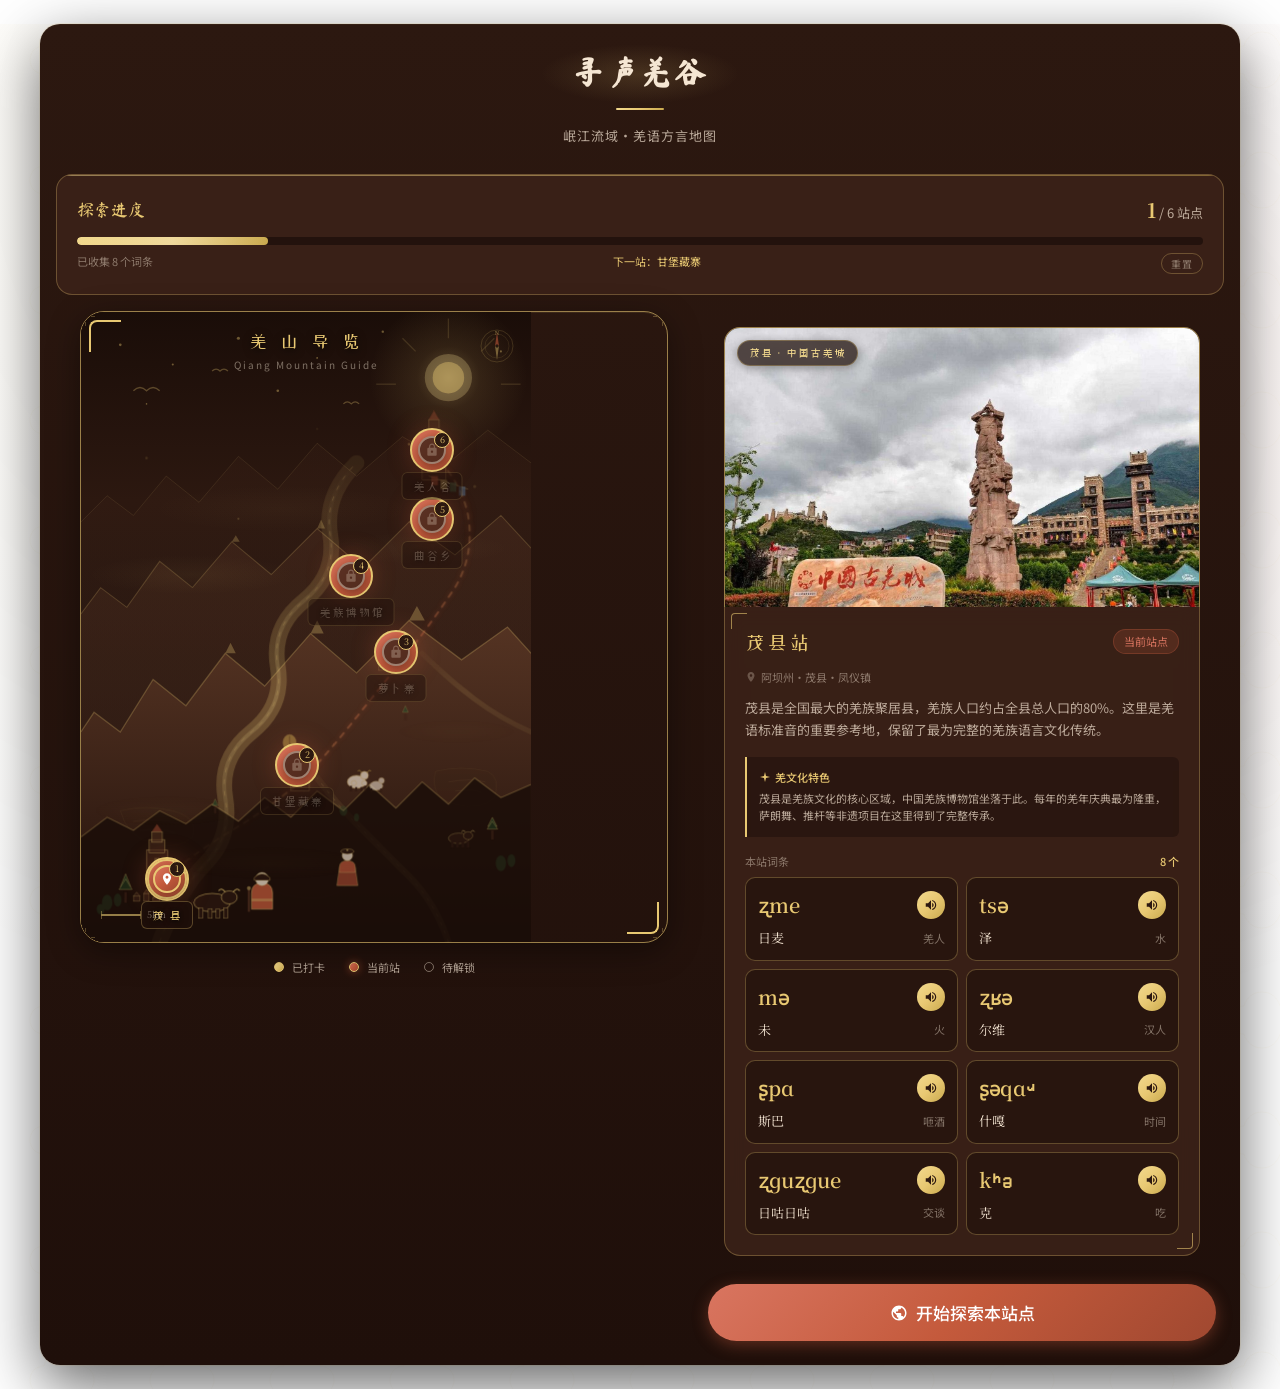
<file: pages/map.html>
<!DOCTYPE html>
<html lang="zh-CN">
<head>
  <meta charset="UTF-8">
  <meta name="viewport" content="width=device-width, initial-scale=1.0, maximum-scale=1.0, user-scalable=no">
  <title>寻声羌谷 - 语言地图打卡</title>

  <meta name="description" content="沿岷江流域六处羌区驿站依次解锁，每站 8 个羌语词，配当地实拍风情图。">
  <meta property="og:type" content="website">
  <meta property="og:site_name" content="声纹护照 · 寻声羌谷">
  <meta property="og:title" content="寻声地图 - 声纹护照·寻声羌谷">
  <meta property="og:description" content="沿岷江流域六处羌区驿站依次解锁，每站 8 个羌语词，配当地实拍风情图。">
  <meta property="og:url" content="https://stonerswilliams.github.io/shengwen-passport/pages/map.html">
  <meta property="og:image" content="https://stonerswilliams.github.io/shengwen-passport/docs/og-cover.jpg">
  <meta property="og:image:width" content="1200">
  <meta property="og:image:height" content="630">
  <meta name="twitter:card" content="summary_large_image">
  <link rel="icon" href="../favicon.svg" type="image/svg+xml">
  <link rel="preconnect" href="https://fonts.googleapis.com">
  <link rel="preconnect" href="https://fonts.gstatic.com" crossorigin>
  <link href="https://fonts.googleapis.com/css2?family=Ma+Shan+Zheng&family=Noto+Sans+SC:wght@300;400;500;600;700&family=Noto+Serif+SC:wght@400;500;600;700&family=ZCOOL+XiaoWei&display=swap" rel="stylesheet">
  <link rel="stylesheet" href="../colors_and_type.css">
  <style>
    .page-header {
      padding-top: var(--space-8);
      position: relative;
    }
    .page-header::before {
      content: '';
      position: absolute;
      top: 20px;
      left: 50%;
      transform: translateX(-50%);
      width: 200px;
      height: 60px;
      background: radial-gradient(ellipse at center, rgba(232, 200, 114, 0.15) 0%, transparent 70%);
      pointer-events: none;
    }
    .map-section {
      padding: 0 var(--space-4);
    }
    .map-wrapper {
      position: relative;
      margin: var(--space-4);
      border-radius: var(--radius-xl);
      overflow: hidden;
      border: 1px solid var(--border-gold-strong);
      box-shadow:
        0 8px 32px rgba(0, 0, 0, 0.4),
        inset 0 1px 0 rgba(232, 200, 114, 0.1);
    }
    /* 地图四角羌绣装饰 */
    .map-wrapper::before,
    .map-wrapper::after {
      content: '';
      position: absolute;
      width: 32px;
      height: 32px;
      pointer-events: none;
      z-index: 20;
    }
    .map-wrapper::before {
      top: 8px;
      left: 8px;
      border-top: 2px solid var(--qiang-gold);
      border-left: 2px solid var(--qiang-gold);
      border-top-left-radius: 8px;
    }
    .map-wrapper::after {
      bottom: 8px;
      right: 8px;
      border-bottom: 2px solid var(--qiang-gold);
      border-right: 2px solid var(--qiang-gold);
      border-bottom-right-radius: 8px;
    }
    .map-corner-tl, .map-corner-tr, .map-corner-bl, .map-corner-br {
      position: absolute;
      width: 16px;
      height: 16px;
      pointer-events: none;
      z-index: 21;
    }
    .map-corner-tl { top: 4px; left: 4px; }
    .map-corner-tr { top: 4px; right: 4px; transform: scaleX(-1); }
    .map-corner-bl { bottom: 4px; left: 4px; transform: scaleY(-1); }
    .map-corner-br { bottom: 4px; right: 4px; transform: scale(-1); }

    .map-container {
      margin: 0;
      border-radius: 0;
      border: none;
      aspect-ratio: 3 / 4.2;
      position: relative;
      background: linear-gradient(180deg, #1a0d08 0%, #2C1810 30%, #241510 60%, #1F0F0A 100%);
    }
    .map-svg {
      width: 100%;
      height: 100%;
      display: block;
    }
    /* 地图标题条 */
    .map-title-bar {
      position: absolute;
      top: 16px;
      left: 50%;
      transform: translateX(-50%);
      z-index: 15;
      text-align: center;
    }
    .map-title {
      font-family: "ZCOOL XiaoWei", "Ma Shan Zheng", serif;
      font-size: 18px;
      color: var(--qiang-gold);
      letter-spacing: 4px;
      text-shadow: 0 2px 8px rgba(0, 0, 0, 0.8);
    }
    .map-title-sub {
      font-size: 10px;
      color: var(--text-muted);
      letter-spacing: 2px;
      margin-top: 2px;
    }
    /* 指南针 */
    .map-compass {
      position: absolute;
      top: 16px;
      right: 16px;
      width: 36px;
      height: 36px;
      z-index: 15;
      opacity: 0.7;
    }
    /* 比例尺 */
    .map-scale {
      position: absolute;
      bottom: 20px;
      left: 20px;
      z-index: 15;
      display: flex;
      align-items: center;
      gap: 6px;
    }
    .map-scale-bar {
      width: 40px;
      height: 2px;
      background: var(--qiang-gold);
      opacity: 0.6;
      position: relative;
    }
    .map-scale-bar::before,
    .map-scale-bar::after {
      content: '';
      position: absolute;
      top: -3px;
      width: 1px;
      height: 8px;
      background: var(--qiang-gold);
      opacity: 0.6;
    }
    .map-scale-bar::before { left: 0; }
    .map-scale-bar::after { right: 0; }
    .map-scale-text {
      font-size: 9px;
      color: var(--text-muted);
      font-family: var(--font-serif);
    }

    /* 点位样式 */
    .map-point {
      position: absolute;
      cursor: pointer;
      transition: all 0.3s ease;
      transform: translate(-50%, -50%);
      z-index: 10;
    }
    .map-point:hover {
      transform: translate(-50%, -50%) scale(1.08);
    }
    .map-point-marker {
      width: 40px;
      height: 40px;
      position: relative;
      display: flex;
      align-items: center;
      justify-content: center;
    }
    .map-point-marker::before {
      content: '';
      position: absolute;
      top: 50%;
      left: 50%;
      transform: translate(-50%, -50%);
      width: 40px;
      height: 40px;
      border-radius: 50%;
      border: 2px solid var(--qiang-gold);
      opacity: 0;
      animation: markerRipple 2s ease-out infinite;
    }
    .map-point.current .map-point-marker::before {
      opacity: 1;
    }
    @keyframes markerRipple {
      0% { transform: translate(-50%, -50%) scale(0.8); opacity: 0.8; }
      100% { transform: translate(-50%, -50%) scale(1.8); opacity: 0; }
    }
    .map-point-inner {
      width: 28px;
      height: 28px;
      border-radius: 50%;
      background: var(--qiang-red-gradient);
      border: 2px solid var(--qiang-gold);
      display: flex;
      align-items: center;
      justify-content: center;
      box-shadow:
        0 0 0 3px rgba(196, 90, 60, 0.2),
        0 4px 12px rgba(0, 0, 0, 0.4);
      position: relative;
      z-index: 2;
    }
    .map-point.completed .map-point-inner {
      background: var(--qiang-gold-gradient);
      box-shadow:
        0 0 0 3px rgba(232, 200, 114, 0.2),
        0 4px 12px rgba(0, 0, 0, 0.4);
    }
    .map-point.locked .map-point-inner {
      background: rgba(60, 35, 25, 0.8);
      border-color: var(--text-muted);
      box-shadow: 0 2px 8px rgba(0, 0, 0, 0.3);
    }
    .map-point-icon {
      width: 14px;
      height: 14px;
      fill: #FFF;
    }
    .map-point.completed .map-point-icon {
      fill: var(--bg-dark-primary);
    }
    .map-point.locked .map-point-icon {
      fill: var(--text-muted);
      opacity: 0.6;
    }
    .map-point-label {
      position: absolute;
      top: calc(100% + 2px);
      left: 50%;
      transform: translateX(-50%);
      white-space: nowrap;
      font-family: "ZCOOL XiaoWei", "Ma Shan Zheng", serif;
      font-size: 12px;
      color: var(--text-gold);
      text-shadow: 0 1px 4px rgba(0, 0, 0, 0.8), 0 0 8px rgba(0, 0, 0, 0.6);
      letter-spacing: 1px;
    }
    .map-point.locked .map-point-label {
      color: var(--text-muted);
      opacity: 0.5;
    }
    .map-point-num {
      position: absolute;
      top: -6px;
      right: -6px;
      width: 16px;
      height: 16px;
      border-radius: 50%;
      background: var(--bg-dark-primary);
      border: 1px solid var(--qiang-gold);
      font-size: 9px;
      color: var(--qiang-gold);
      display: flex;
      align-items: center;
      justify-content: center;
      font-family: var(--font-serif);
      z-index: 3;
    }

    /* 图例 */
    .map-legend {
      display: flex;
      justify-content: center;
      gap: var(--space-6);
      padding: var(--space-3) var(--space-4);
      margin-top: var(--space-1);
      flex-wrap: wrap;
    }
    .legend-item {
      display: flex;
      align-items: center;
      gap: var(--space-2);
      font-size: var(--font-size-xs);
      color: var(--text-secondary);
    }
    .legend-dot {
      width: 10px;
      height: 10px;
      border-radius: 50%;
      border: 1.5px solid var(--qiang-gold);
    }
    .legend-dot.completed {
      background: var(--qiang-gold-gradient);
    }
    .legend-dot.current {
      background: var(--qiang-red-gradient);
      box-shadow: 0 0 8px rgba(196, 90, 60, 0.6);
    }
    .legend-dot.locked {
      background: transparent;
      border-color: var(--text-muted);
    }

    /* 站点信息卡 */
    .station-info {
      margin: var(--space-3) var(--space-4);
      padding: var(--space-5);
      background: var(--bg-card);
      border: 1px solid var(--border-gold);
      border-radius: var(--radius-lg);
      position: relative;
      backdrop-filter: blur(10px);
    }
    .station-info::before,
    .station-info::after {
      content: '';
      position: absolute;
      width: 16px;
      height: 16px;
      pointer-events: none;
    }
    .station-info::before {
      top: 6px;
      left: 6px;
      border-top: 1.5px solid var(--qiang-gold);
      border-left: 1.5px solid var(--qiang-gold);
      border-top-left-radius: 4px;
      opacity: 0.6;
    }
    .station-info::after {
      bottom: 6px;
      right: 6px;
      border-bottom: 1.5px solid var(--qiang-gold);
      border-right: 1.5px solid var(--qiang-gold);
      border-bottom-right-radius: 4px;
      opacity: 0.6;
    }
    .station-info-header {
      display: flex;
      align-items: center;
      justify-content: space-between;
      margin-bottom: var(--space-3);
    }
    .station-name {
      font-family: "ZCOOL XiaoWei", "Ma Shan Zheng", serif;
      font-size: var(--font-size-lg);
      color: var(--text-gold);
      letter-spacing: 2px;
    }
    .station-status {
      font-size: var(--font-size-xs);
      padding: 3px 10px;
      border-radius: var(--radius-full);
      font-family: var(--font-body);
    }
    .station-status.done {
      background: rgba(232, 200, 114, 0.15);
      color: var(--qiang-gold);
      border: 1px solid var(--border-gold);
    }
    .station-status.current {
      background: rgba(196, 90, 60, 0.2);
      color: var(--text-red);
      border: 1px solid var(--border-red);
    }
    .station-status.locked {
      background: rgba(245, 230, 211, 0.05);
      color: var(--text-muted);
      border: 1px solid rgba(245, 230, 211, 0.15);
    }
    .station-location {
      display: flex;
      align-items: center;
      gap: 4px;
      font-size: var(--font-size-xs);
      color: var(--text-muted);
      margin-bottom: var(--space-3);
    }
    .station-location svg {
      width: 12px;
      height: 12px;
      fill: currentColor;
      opacity: 0.6;
    }
    .station-desc {
      font-size: var(--font-size-sm);
      color: var(--text-secondary);
      line-height: var(--line-height-relaxed);
      margin-bottom: var(--space-4);
    }
    .station-culture {
      background: rgba(31, 15, 10, 0.5);
      border-left: 2px solid var(--qiang-gold);
      padding: var(--space-3);
      margin-bottom: var(--space-4);
      border-radius: 0 var(--radius-sm) var(--radius-sm) 0;
    }
    .station-culture-title {
      font-size: var(--font-size-xs);
      color: var(--text-gold);
      margin-bottom: var(--space-1);
      font-weight: 500;
      display: flex;
      align-items: center;
      gap: 4px;
    }
    .station-culture-text {
      font-size: var(--font-size-xs);
      color: var(--text-secondary);
      line-height: 1.6;
    }
    .station-words-title {
      font-size: var(--font-size-xs);
      color: var(--text-muted);
      margin-bottom: var(--space-2);
      display: flex;
      align-items: center;
      justify-content: space-between;
    }
    .station-words-title strong {
      color: var(--text-gold);
      font-weight: 500;
    }
    .station-words {
      display: grid;
      grid-template-columns: repeat(2, 1fr);
      gap: var(--space-2);
    }
    .station-word-tag {
      font-size: var(--font-size-xs);
      padding: 4px 10px;
      background: rgba(31, 15, 10, 0.6);
      border: 1px solid var(--border-gold);
      border-radius: var(--radius-full);
      color: var(--text-gold);
      font-family: var(--font-serif);
      cursor: pointer;
      transition: all 0.3s ease;
      text-align: center;
    }
    .station-word-tag:hover {
      background: rgba(232, 200, 114, 0.15);
      border-color: var(--qiang-gold);
    }
    .station-word-tag.locked {
      opacity: 0.4;
      cursor: not-allowed;
    }
    /* 词条卡片 */
    .word-card {
      background: rgba(31, 15, 10, 0.6);
      border: 1px solid var(--border-gold);
      border-radius: var(--radius-md);
      padding: var(--space-3);
      cursor: pointer;
      transition: all 0.3s ease;
    }
    .word-card:hover {
      background: rgba(232, 200, 114, 0.12);
      border-color: var(--qiang-gold);
      transform: translateY(-2px);
      box-shadow: 0 4px 12px rgba(0, 0, 0, 0.3);
    }
    .word-card:active {
      transform: translateY(0);
    }
    .word-card-top {
      display: flex;
      align-items: center;
      justify-content: space-between;
      margin-bottom: var(--space-2);
    }
    .word-qiang {
      font-family: var(--font-serif);
      font-size: var(--font-size-lg);
      color: var(--text-gold);
      font-weight: 600;
    }
    .word-play-btn {
      width: 28px;
      height: 28px;
      border-radius: 50%;
      background: var(--qiang-gold-gradient);
      border: none;
      cursor: pointer;
      display: flex;
      align-items: center;
      justify-content: center;
      transition: all 0.2s ease;
      flex-shrink: 0;
    }
    .word-play-btn svg {
      width: 14px;
      height: 14px;
      fill: #2C1810;
    }
    .word-play-btn:hover {
      transform: scale(1.1);
    }
    .word-play-btn:active {
      transform: scale(0.95);
    }
    .word-card-bottom {
      display: flex;
      align-items: center;
      justify-content: space-between;
    }
    .word-hanzi {
      font-size: var(--font-size-sm);
      color: var(--text-primary);
      font-family: var(--font-serif);
    }
    .word-meaning {
      font-size: var(--font-size-xs);
      color: var(--text-muted);
    }
    .explore-btn {
      width: calc(100% - var(--space-8));
      margin: var(--space-2) var(--space-4) var(--space-6);
      padding: var(--space-4);
      font-size: var(--font-size-md);
      position: relative;
      overflow: hidden;
    }
    .explore-btn::before {
      content: '';
      position: absolute;
      top: 0;
      left: -100%;
      width: 100%;
      height: 100%;
      background: linear-gradient(90deg, transparent, rgba(255,255,255,0.2), transparent);
      transition: left 0.5s ease;
    }
    .explore-btn:hover::before {
      left: 100%;
    }
    .explore-btn.locked {
      background: rgba(60, 35, 25, 0.8);
      color: var(--text-muted);
      box-shadow: none;
      cursor: not-allowed;
    }

    /* 进度卡片增强 */
    .progress-card {
      position: relative;
      overflow: hidden;
    }
    .progress-card::before {
      content: '';
      position: absolute;
      top: 0;
      left: 0;
      right: 0;
      height: 1px;
      background: var(--qiang-gold-gradient);
      opacity: 0.5;
    }

    /* 路径动画光点 */
    .path-glow {
      position: absolute;
      width: 6px;
      height: 6px;
      border-radius: 50%;
      background: var(--qiang-gold);
      box-shadow: 0 0 10px var(--qiang-gold), 0 0 20px rgba(232, 200, 114, 0.5);
      pointer-events: none;
      z-index: 8;
    }

    /* 站点风情图 */
    .station-scenery {
      position: relative;
      border-radius: var(--radius-lg) var(--radius-lg) 0 0;
      overflow: hidden;
      margin: 0 var(--space-4);
      border: 1px solid var(--border-gold-strong);
      border-bottom: none;
      margin-top: var(--space-4);
    }
    .scenery-svg {
      width: 100%;
      height: 140px;
      display: block;
    }
    .scenery-overlay {
      position: absolute;
      bottom: 0;
      left: 0;
      right: 0;
      padding: var(--space-3) var(--space-4);
      background: linear-gradient(transparent, rgba(28, 13, 8, 0.85));
    }
    .scenery-label {
      font-family: "ZCOOL XiaoWei", var(--font-heading);
      font-size: var(--font-size-sm);
      color: var(--text-gold);
      letter-spacing: 2px;
      text-shadow: 0 2px 8px rgba(0, 0, 0, 0.5);
    }

    /* 站点风情图标签：金色胶囊，不再压住照片题字 */
    .station-scenery .scenery-overlay,
    .challenge-scenery .scenery-overlay {
      top: 12px;
      bottom: auto;
      left: 12px;
      right: auto;
      padding: 0;
      background: none;
    }
    .station-scenery .scenery-label,
    .challenge-scenery .scenery-label {
      display: inline-block;
      background: rgba(28, 13, 8, 0.72);
      border: 1px solid var(--border-gold);
      border-radius: var(--radius-full);
      padding: 4px 11px;
      font-size: 11px;
      letter-spacing: 1px;
      color: var(--qiang-gold-light);
      backdrop-filter: blur(6px);
      text-shadow: none;
      box-shadow: 0 2px 10px rgba(0, 0, 0, 0.35);
    }

    /* ===== 进度存档相关 ===== */
    .station-status.unlocked {
      background: rgba(232, 200, 114, 0.12);
      color: var(--qiang-gold);
      border-color: var(--border-gold);
    }
    .station-status.done {
      background: rgba(140, 190, 140, 0.12);
      color: #9CCB9C;
      border-color: rgba(140, 190, 140, 0.38);
    }
    .progress-reset {
      flex: none;
      align-self: center;
      background: none;
      border: 1px solid var(--border-gold);
      border-radius: var(--radius-full);
      color: var(--text-muted);
      font-size: 10px;
      padding: 2px 9px;
      cursor: pointer;
      letter-spacing: 1px;
      font-family: inherit;
    }
    .progress-reset:active {
      color: var(--qiang-gold);
      border-color: var(--border-gold-strong);
    }
    /* ===== 站点实拍风情图（替换手绘 SVG） ===== */
    .station-scenery {
      height: 190px;
    }
    .station-scenery .scenery-svg {
      display: none;
    }
    .station-photo {
      position: absolute;
      inset: 0;
      width: 100%;
      height: 100%;
      object-fit: cover;
      object-position: center 42%;
      display: block;
      opacity: 0;
      transform: scale(1.06);
      transition: opacity .55s ease, transform 7s ease;
    }
    .station-photo.loaded {
      opacity: 1;
      transform: scale(1);
    }
    @media (min-width: 900px) {
      .station-scenery { height: 280px; }
    }

    .station-scenery + .station-info {
      margin-top: 0;
      border-top: none;
      border-radius: 0 0 var(--radius-lg) var(--radius-lg);
    }

    /* ============================================
       桌面端横屏布局 (>= 900px)
       ============================================ */
    @media (min-width: 900px) {
      .app-container {
        max-width: 1100px !important;
        width: 95% !important;
        min-height: 600px !important;
        height: auto !important;
        padding-bottom: var(--space-6) !important;
      }

      .page-header {
        padding: var(--space-6) var(--space-6) var(--space-3) !important;
      }

      /* 左右分栏容器 */
      .map-layout {
        display: flex;
        gap: var(--space-6);
        padding: 0 var(--space-6);
        align-items: flex-start;
      }

      .map-left {
        flex: 1 1 55%;
        min-width: 0;
        position: sticky;
        top: var(--space-6);
      }

      .map-right {
        flex: 1 1 45%;
        min-width: 0;
      }

      .map-wrapper {
        margin: 0 !important;
      }

      .map-container {
        aspect-ratio: 3 / 4.2;
        max-height: 75vh;
      }

      .station-info {
        margin-top: 0 !important;
      }

      .explore-btn {
        width: 100% !important;
        margin: var(--space-4) 0 0 !important;
      }

      .bottom-nav {
        display: none !important;
      }

      /* 桌面端侧边导航 */
      .desktop-nav {
        display: none;
      }
    }

    @media (min-width: 1200px) {
      .app-container {
        max-width: 1200px !important;
      }
      .map-container {
        max-height: 70vh;
      }
    }
  </style>
</head>
<body class="qiang-bg-pattern cloud-pattern">
  <div class="app-container">
    <!-- 页面头部 -->
    <header class="page-header">
      <h1 class="page-title">寻声羌谷</h1>
      <p class="page-subtitle">岷江流域·羌语方言地图</p>
    </header>

    <div class="content-area">
      <!-- 进度条卡片 -->
      <div class="progress-card">
        <div class="progress-header">
          <span class="progress-title">探索进度</span>
          <span class="progress-count"><strong id="progressNum">1</strong> / 6 站点</span>
        </div>
        <div class="progress-bar">
          <div class="progress-bar-fill" id="progressFill" style="width: 17%;"></div>
        </div>
        <div style="display: flex; justify-content: space-between; margin-top: var(--space-2);">
          <span id="collectedWords" style="font-size: var(--font-size-xs); color: var(--text-muted);">已收集 6 个词条</span>
          <span id="nextStation" style="font-size: var(--font-size-xs); color: var(--qiang-gold);">下一站：甘堡藏寨</span>
          <button type="button" id="resetProgress" class="progress-reset">重置</button>
        </div>
      </div>

      <!-- 地图区域 -->
      <div class="map-layout">
        <div class="map-left">
          <section class="map-section">
        <div class="map-wrapper">
          <!-- 四角装饰 -->
          <svg class="map-corner-tl" viewBox="0 0 16 16" xmlns="http://www.w3.org/2000/svg">
            <path d="M2 0 L0 0 L0 2 M0 6 L0 10 M6 0 L10 0" stroke="#E8C872" stroke-width="1" fill="none" opacity="0.6"/>
            <circle cx="2" cy="2" r="1" fill="#E8C872" opacity="0.8"/>
          </svg>
          <svg class="map-corner-tr" viewBox="0 0 16 16" xmlns="http://www.w3.org/2000/svg">
            <path d="M2 0 L0 0 L0 2 M0 6 L0 10 M6 0 L10 0" stroke="#E8C872" stroke-width="1" fill="none" opacity="0.6"/>
            <circle cx="2" cy="2" r="1" fill="#E8C872" opacity="0.8"/>
          </svg>
          <svg class="map-corner-bl" viewBox="0 0 16 16" xmlns="http://www.w3.org/2000/svg">
            <path d="M2 0 L0 0 L0 2 M0 6 L0 10 M6 0 L10 0" stroke="#E8C872" stroke-width="1" fill="none" opacity="0.6"/>
            <circle cx="2" cy="2" r="1" fill="#E8C872" opacity="0.8"/>
          </svg>
          <svg class="map-corner-br" viewBox="0 0 16 16" xmlns="http://www.w3.org/2000/svg">
            <path d="M2 0 L0 0 L0 2 M0 6 L0 10 M6 0 L10 0" stroke="#E8C872" stroke-width="1" fill="none" opacity="0.6"/>
            <circle cx="2" cy="2" r="1" fill="#E8C872" opacity="0.8"/>
          </svg>

          <div class="map-container">
            <!-- 地图标题 -->
            <div class="map-title-bar">
              <div class="map-title">羌 山 导 览</div>
              <div class="map-title-sub">Qiang Mountain Guide</div>
            </div>

            <!-- 指南针 -->
            <svg class="map-compass" viewBox="0 0 36 36" xmlns="http://www.w3.org/2000/svg">
              <circle cx="18" cy="18" r="16" fill="none" stroke="#E8C872" stroke-width="0.5" opacity="0.5"/>
              <circle cx="18" cy="18" r="12" fill="none" stroke="#E8C872" stroke-width="0.5" opacity="0.3"/>
              <polygon points="18,4 20,18 18,16 16,18" fill="#C45A3C" opacity="0.8"/>
              <polygon points="18,32 20,18 18,20 16,18" fill="#E8C872" opacity="0.6"/>
              <text x="18" y="7" text-anchor="middle" fill="#E8C872" font-size="6" font-family="serif" opacity="0.8">N</text>
            </svg>

            <!-- 比例尺 -->
            <div class="map-scale">
              <div class="map-scale-bar"></div>
              <span class="map-scale-text">5km</span>
            </div>

            <!-- 地图 SVG -->
            <svg class="map-svg" viewBox="0 0 343 480" preserveAspectRatio="xMidYMid slice" xmlns="http://www.w3.org/2000/svg">
              <defs>
                <!-- 天空渐变 -->
                <linearGradient id="skyGradient" x1="0%" y1="0%" x2="0%" y2="100%">
                  <stop offset="0%" style="stop-color:#1a0d08;stop-opacity:1"/>
                  <stop offset="30%" style="stop-color:#2C1810;stop-opacity:1"/>
                  <stop offset="60%" style="stop-color:#241510;stop-opacity:1"/>
                  <stop offset="100%" style="stop-color:#1F0F0A;stop-opacity:1"/>
                </linearGradient>
                <!-- 远山渐变 -->
                <linearGradient id="farMountain" x1="0%" y1="0%" x2="0%" y2="100%">
                  <stop offset="0%" style="stop-color:#3D2318;stop-opacity:0.5"/>
                  <stop offset="100%" style="stop-color:#2A1810;stop-opacity:0.8"/>
                </linearGradient>
                <!-- 中山渐变 -->
                <linearGradient id="midMountain" x1="0%" y1="0%" x2="0%" y2="100%">
                  <stop offset="0%" style="stop-color:#4A2C1E;stop-opacity:0.7"/>
                  <stop offset="100%" style="stop-color:#2A1810;stop-opacity:0.9"/>
                </linearGradient>
                <!-- 近山渐变 -->
                <linearGradient id="nearMountain" x1="0%" y1="0%" x2="0%" y2="100%">
                  <stop offset="0%" style="stop-color:#5A3725;stop-opacity:0.85"/>
                  <stop offset="100%" style="stop-color:#1F0F0A;stop-opacity:1"/>
                </linearGradient>
                <!-- 河流渐变 -->
                <linearGradient id="riverGradient" x1="0%" y1="0%" x2="0%" y2="100%">
                  <stop offset="0%" style="stop-color:#E8C872;stop-opacity:0.08"/>
                  <stop offset="50%" style="stop-color:#E8C872;stop-opacity:0.25"/>
                  <stop offset="100%" style="stop-color:#E8C872;stop-opacity:0.15"/>
                </linearGradient>
                <!-- 河流高光 -->
                <linearGradient id="riverShine" x1="0%" y1="0%" x2="0%" y2="100%">
                  <stop offset="0%" style="stop-color:#F2D98E;stop-opacity:0"/>
                  <stop offset="50%" style="stop-color:#F2D98E;stop-opacity:0.4"/>
                  <stop offset="100%" style="stop-color:#F2D98E;stop-opacity:0"/>
                </linearGradient>
                <!-- 路线渐变 -->
                <linearGradient id="routeGradient" x1="0%" y1="0%" x2="0%" y2="100%">
                  <stop offset="0%" style="stop-color:#E8C872;stop-opacity:0.2"/>
                  <stop offset="50%" style="stop-color:#C45A3C;stop-opacity:0.7"/>
                  <stop offset="100%" style="stop-color:#E8C872;stop-opacity:0.3"/>
                </linearGradient>
                <!-- 云雾渐变 -->
                <radialGradient id="fogGradient" cx="50%" cy="50%" r="50%">
                  <stop offset="0%" style="stop-color:#E8C872;stop-opacity:0.06"/>
                  <stop offset="100%" style="stop-color:#E8C872;stop-opacity:0"/>
                </radialGradient>
                <!-- 梯田渐变 -->
                <linearGradient id="terraceGrad" x1="0%" y1="0%" x2="0%" y2="100%">
                  <stop offset="0%" style="stop-color:#4A3520;stop-opacity:0.4"/>
                  <stop offset="100%" style="stop-color:#3A2818;stop-opacity:0.6"/>
                </linearGradient>
                <!-- 太阳光晕 -->
                <radialGradient id="sunGlow" cx="50%" cy="50%" r="50%">
                  <stop offset="0%" style="stop-color:#F2D98E;stop-opacity:0.3"/>
                  <stop offset="40%" style="stop-color:#E8C872;stop-opacity:0.1"/>
                  <stop offset="100%" style="stop-color:#E8C872;stop-opacity:0"/>
                </radialGradient>
                <!-- 飘动云雾动画 -->
                <linearGradient id="cloudMove" x1="0%" y1="0%" x2="100%" y2="0%">
                  <stop offset="0%" style="stop-color:#E8C872;stop-opacity:0"/>
                  <stop offset="50%" style="stop-color:#E8C872;stop-opacity:0.08"/>
                  <stop offset="100%" style="stop-color:#E8C872;stop-opacity:0"/>
                </linearGradient>
              </defs>

              <!-- 背景天空 -->
              <rect width="343" height="480" fill="url(#skyGradient)"/>

              <!-- 太阳光晕 -->
              <circle cx="280" cy="50" r="60" fill="url(#sunGlow)"/>
              <!-- 太阳 -->
              <circle cx="280" cy="50" r="18" fill="#F2D98E" opacity="0.25"/>
              <circle cx="280" cy="50" r="12" fill="#E8C872" opacity="0.4"/>
              <!-- 太阳光线 -->
              <g opacity="0.15">
                <line x1="280" y1="20" x2="280" y2="5" stroke="#E8C872" stroke-width="1"/>
                <line x1="255" y1="30" x2="245" y2="20" stroke="#E8C872" stroke-width="1"/>
                <line x1="305" y1="30" x2="315" y2="20" stroke="#E8C872" stroke-width="1"/>
                <line x1="240" y1="55" x2="225" y2="55" stroke="#E8C872" stroke-width="1"/>
                <line x1="320" y1="55" x2="335" y2="55" stroke="#E8C872" stroke-width="1"/>
              </g>

              <!-- 星星 -->
              <g opacity="0.4">
                <circle cx="30" cy="25" r="1" fill="#E8C872"/>
                <circle cx="70" cy="40" r="0.8" fill="#E8C872"/>
                <circle cx="120" cy="20" r="1.2" fill="#E8C872"/>
                <circle cx="180" cy="35" r="0.7" fill="#E8C872"/>
                <circle cx="230" cy="15" r="0.9" fill="#E8C872"/>
                <circle cx="50" cy="70" r="0.6" fill="#E8C872"/>
                <circle cx="150" cy="60" r="1" fill="#E8C872"/>
                <circle cx="320" cy="30" r="0.8" fill="#E8C872"/>
              </g>

              <!-- 飞鸟 -->
              <g fill="none" stroke="#E8C872" stroke-width="1" opacity="0.3">
                <path d="M40,60 Q45,55 50,60 Q55,55 60,60"/>
                <path d="M100,45 Q103,42 106,45 Q109,42 112,45"/>
                <path d="M200,70 Q203,67 206,70 Q209,67 212,70"/>
              </g>

              <!-- 最远山脉层 -->
              <path d="M0,160
                       L20,140 L40,155 L65,125 L90,145 L120,110 L150,135 L180,100 L210,125 L245,95 L280,115 L310,90 L343,115
                       L343,480 L0,480 Z"
                    fill="url(#farMountain)" opacity="0.5"/>

              <!-- 远山山脊线 -->
              <path d="M0,160 L20,140 L40,155 L65,125 L90,145 L120,110 L150,135 L180,100 L210,125 L245,95 L280,115 L310,90 L343,115"
                    fill="none" stroke="#E8C872" stroke-width="0.5" opacity="0.15"/>

              <!-- 中层山脉 -->
              <path d="M0,230
                       L15,210 L35,225 L60,190 L85,210 L115,175 L145,200 L180,165 L215,195 L250,160 L285,185 L320,155 L343,180
                       L343,480 L0,480 Z"
                    fill="url(#midMountain)" opacity="0.7"/>

              <!-- 中山山脊线 -->
              <path d="M0,230 L15,210 L35,225 L60,190 L85,210 L115,175 L145,200 L180,165 L215,195 L250,160 L285,185 L320,155 L343,180"
                    fill="none" stroke="#E8C872" stroke-width="0.8" opacity="0.2"/>

              <!-- 中山山峰装饰 -->
              <g opacity="0.25" fill="#E8C872">
                <path d="M115,175 L118,170 L121,175 Z"/>
                <path d="M180,165 L183,158 L186,165 Z"/>
                <path d="M250,160 L254,152 L258,160 Z"/>
              </g>

              <!-- 云雾（中层） -->
              <ellipse cx="100" cy="200" rx="80" ry="15" fill="url(#fogGradient)" opacity="0.8">
                <animate attributeName="cx" values="80;120;80" dur="20s" repeatCount="indefinite"/>
              </ellipse>
              <ellipse cx="250" cy="180" rx="70" ry="12" fill="url(#fogGradient)" opacity="0.6">
                <animate attributeName="cx" values="260;230;260" dur="25s" repeatCount="indefinite"/>
              </ellipse>
              <ellipse cx="170" cy="150" rx="100" ry="18" fill="url(#fogGradient)" opacity="0.5">
                <animate attributeName="cx" values="150;190;150" dur="30s" repeatCount="indefinite"/>
              </ellipse>

              <!-- 近山层 -->
              <path d="M0,320
                       L10,305 L30,320 L55,280 L80,300 L110,260 L140,285 L175,245 L210,275 L250,235 L290,265 L325,240 L343,260
                       L343,480 L0,480 Z"
                    fill="url(#nearMountain)"/>

              <!-- 近山山脊线 -->
              <path d="M0,320 L10,305 L30,320 L55,280 L80,300 L110,260 L140,285 L175,245 L210,275 L250,235 L290,265 L325,240 L343,260"
                    fill="none" stroke="#E8C872" stroke-width="1" opacity="0.25"/>

              <!-- 近山峰顶装饰 -->
              <g opacity="0.3" fill="#E8C872">
                <path d="M110,260 L114,252 L118,260 Z"/>
                <path d="M175,245 L180,235 L185,245 Z"/>
                <path d="M250,235 L256,224 L262,235 Z"/>
              </g>

              <!-- 山谷梯田区域 -->
              <g opacity="0.4">
                <!-- 左侧梯田 -->
                <path d="M30,380 Q50,375 70,380 Q90,385 85,400 Q75,410 55,405 Q35,400 30,380 Z"
                      fill="url(#terraceGrad)" stroke="#E8C872" stroke-width="0.3" opacity="0.3"/>
                <path d="M40,388 Q60,385 75,390" fill="none" stroke="#E8C872" stroke-width="0.3" opacity="0.3"/>
                <path d="M45,395 Q62,393 72,397" fill="none" stroke="#E8C872" stroke-width="0.3" opacity="0.3"/>
                <!-- 右侧梯田 -->
                <path d="M270,350 Q290,345 310,350 Q320,355 315,370 Q305,380 285,375 Q265,370 270,350 Z"
                      fill="url(#terraceGrad)" stroke="#E8C872" stroke-width="0.3" opacity="0.3"/>
                <path d="M280,358 Q298,355 308,358" fill="none" stroke="#E8C872" stroke-width="0.3" opacity="0.3"/>
                <path d="M285,365 Q300,363 305,366" fill="none" stroke="#E8C872" stroke-width="0.3" opacity="0.3"/>
                <!-- 中部梯田 -->
                <path d="M140,420 Q165,415 190,420 Q210,425 200,440 Q185,450 160,445 Q135,440 140,420 Z"
                      fill="url(#terraceGrad)" stroke="#E8C872" stroke-width="0.3" opacity="0.25"/>
              </g>

              <!-- 岷江主流 -->
              <path d="M60,480
                       Q75,440 95,420
                       Q115,400 110,370
                       Q105,340 130,320
                       Q155,300 150,270
                       Q145,240 170,220
                       Q195,200 190,170
                       Q185,140 210,115"
                    fill="none" stroke="url(#riverGradient)" stroke-width="12" stroke-linecap="round"/>
              <!-- 河流高光 -->
              <path d="M60,480
                       Q75,440 95,420
                       Q115,400 110,370
                       Q105,340 130,320
                       Q155,300 150,270
                       Q145,240 170,220
                       Q195,200 190,170
                       Q185,140 210,115"
                    fill="none" stroke="url(#riverShine)" stroke-width="3" stroke-linecap="round" opacity="0.5"/>
              <!-- 河流波纹虚线 -->
              <path d="M60,480
                       Q75,440 95,420
                       Q115,400 110,370
                       Q105,340 130,320
                       Q155,300 150,270
                       Q145,240 170,220
                       Q195,200 190,170
                       Q185,140 210,115"
                    fill="none" stroke="#E8C872" stroke-width="0.5" stroke-dasharray="3 6" stroke-linecap="round" opacity="0.3"/>

              <!-- 支流1 -->
              <path d="M280,480
                       Q270,450 250,430
                       Q230,410 210,390
                       Q195,375 180,355"
                    fill="none" stroke="url(#riverGradient)" stroke-width="5" stroke-linecap="round" opacity="0.6"/>
              <path d="M280,480
                       Q270,450 250,430
                       Q230,410 210,390
                       Q195,375 180,355"
                    fill="none" stroke="#E8C872" stroke-width="0.5" stroke-dasharray="2 5" stroke-linecap="round" opacity="0.25"/>

              <!-- 支流2 -->
              <path d="M343,320
                       Q320,310 300,295
                       Q280,280 260,260"
                    fill="none" stroke="url(#riverGradient)" stroke-width="4" stroke-linecap="round" opacity="0.5"/>

              <!-- 路径线（连接各站点） -->
              <path d="M65,430
                       Q90,410 115,395
                       Q140,380 165,360
                       Q185,340 205,315
                       Q225,290 245,265
                       Q265,240 285,210
                       Q300,185 295,155
                       Q290,130 270,110"
                    fill="none"
                    stroke="url(#routeGradient)"
                    stroke-width="1.5"
                    stroke-dasharray="4 5"
                    stroke-linecap="round"
                    opacity="0.6"/>
              <!-- 路径外发光 -->
              <path d="M65,430
                       Q90,410 115,395
                       Q140,380 165,360
                       Q185,340 205,315
                       Q225,290 245,265
                       Q265,240 285,210
                       Q300,185 295,155
                       Q290,130 270,110"
                    fill="none"
                    stroke="#C45A3C"
                    stroke-width="3"
                    stroke-dasharray="4 5"
                    stroke-linecap="round"
                    opacity="0.15"
                    filter="blur(2px)"/>

              <!-- 前景山脚装饰 -->
              <path d="M0,400
                       L20,385 L40,395 L60,380 L80,390 L100,375 L120,388 L140,370 L160,385 L180,365 L200,380 L220,360 L240,378 L260,358 L280,375 L300,355 L320,370 L343,360
                       L343,480 L0,480 Z"
                    fill="#1A0D08" opacity="0.8"/>

              <!-- 前景山轮廓 -->
              <path d="M0,400 L20,385 L40,395 L60,380 L80,390 L100,375 L120,388 L140,370 L160,385 L180,365 L200,380 L220,360 L240,378 L260,358 L280,375 L300,355 L320,370 L343,360"
                    fill="none" stroke="#E8C872" stroke-width="0.8" opacity="0.3"/>

              <!-- 碉楼（站点附近的特色建筑） -->
              <!-- 桃坪羌寨碉楼 -->
              <g transform="translate(50, 410)" opacity="0.8">
                <rect x="0" y="0" width="16" height="24" fill="#3D2318" stroke="#E8C872" stroke-width="0.5" opacity="0.6"/>
                <rect x="2" y="-8" width="12" height="10" fill="#4A2C1E" stroke="#E8C872" stroke-width="0.5" opacity="0.6"/>
                <rect x="4" y="-14" width="8" height="8" fill="#5A3725" stroke="#E8C872" stroke-width="0.5" opacity="0.6"/>
                <polygon points="4,-14 8,-20 12,-14" fill="#C45A3C" opacity="0.5"/>
                <!-- 窗户 -->
                <rect x="6" y="6" width="4" height="6" fill="#E8C872" opacity="0.3"/>
                <rect x="6" y="16" width="4" height="6" fill="#E8C872" opacity="0.2"/>
              </g>

              <!-- 甘堡藏寨碉楼 -->
              <g transform="translate(160, 345)" opacity="0.7">
                <rect x="0" y="0" width="14" height="20" fill="#3D2318" stroke="#E8C872" stroke-width="0.5" opacity="0.5"/>
                <rect x="2" y="-6" width="10" height="8" fill="#4A2C1E" stroke="#E8C872" stroke-width="0.5" opacity="0.5"/>
                <polygon points="2,-6 7,-12 12,-6" fill="#C45A3C" opacity="0.4"/>
              </g>

              <!-- 萝卜寨碉楼群 -->
              <g transform="translate(235, 255)" opacity="0.7">
                <rect x="0" y="0" width="12" height="18" fill="#3D2318" stroke="#E8C872" stroke-width="0.5" opacity="0.5"/>
                <rect x="-8" y="4" width="10" height="14" fill="#4A2C1E" stroke="#E8C872" stroke-width="0.5" opacity="0.4"/>
                <polygon points="0,0 6,-5 12,0" fill="#C45A3C" opacity="0.4"/>
              </g>

              <!-- 羌人谷碉楼 -->
              <g transform="translate(260, 100)" opacity="0.6">
                <rect x="0" y="0" width="18" height="28" fill="#3D2318" stroke="#E8C872" stroke-width="0.5" opacity="0.5"/>
                <rect x="3" y="-10" width="12" height="12" fill="#4A2C1E" stroke="#E8C872" stroke-width="0.5" opacity="0.5"/>
                <rect x="5" y="-18" width="8" height="10" fill="#5A3725" stroke="#E8C872" stroke-width="0.5" opacity="0.5"/>
                <polygon points="5,-18 9,-25 13,-18" fill="#C45A3C" opacity="0.5"/>
              </g>

              <!-- 村落符号（小房子集群） -->
              <g fill="#3D2318" stroke="#E8C872" stroke-width="0.3" opacity="0.5">
                <!-- 茂县村落 -->
                <rect x="40" y="445" width="5" height="4"/>
                <polygon points="40,445 42.5,442 45,445"/>
                <rect x="48" y="443" width="4" height="6"/>
                <polygon points="48,443 50,440 52,443"/>
                <rect x="55" y="446" width="5" height="3"/>
                <polygon points="55,446 57.5,444 60,446"/>
              </g>

              <!-- 树木装饰 -->
              <g fill="#2A4A2A" opacity="0.3">
                <!-- 左侧树群 -->
                <ellipse cx="20" cy="450" rx="4" ry="6"/>
                <ellipse cx="28" cy="448" rx="3" ry="5"/>
                <ellipse cx="15" cy="455" rx="3" ry="4"/>
                <!-- 右侧树群 -->
                <ellipse cx="320" cy="420" rx="4" ry="6"/>
                <ellipse cx="328" cy="418" rx="3" ry="5"/>
                <!-- 中部树 -->
                <ellipse cx="200" cy="380" rx="3" ry="4"/>
                <ellipse cx="210" cy="385" rx="2" ry="3"/>
              </g>

              <!-- 牦牛（羌山标志性动物） -->
              <g transform="translate(85, 440)" opacity="0.7">
                <!-- 牦牛身体 -->
                <ellipse cx="15" cy="10" rx="14" ry="7" fill="#2C1810" stroke="#E8C872" stroke-width="0.5"/>
                <!-- 牦牛腿 -->
                <rect x="5" y="14" width="3" height="8" fill="#2C1810" stroke="#E8C872" stroke-width="0.3"/>
                <rect x="12" y="15" width="3" height="7" fill="#2C1810" stroke="#E8C872" stroke-width="0.3"/>
                <rect x="18" y="15" width="3" height="7" fill="#2C1810" stroke="#E8C872" stroke-width="0.3"/>
                <rect x="24" y="14" width="3" height="8" fill="#2C1810" stroke="#E8C872" stroke-width="0.3"/>
                <!-- 牦牛头 -->
                <ellipse cx="28" cy="6" rx="6" ry="5" fill="#2C1810" stroke="#E8C872" stroke-width="0.5"/>
                <!-- 牛角 -->
                <path d="M25,2 Q22,-2 20,1" fill="none" stroke="#E8C872" stroke-width="0.8"/>
                <path d="M31,2 Q34,-2 36,1" fill="none" stroke="#E8C872" stroke-width="0.8"/>
                <!-- 尾巴 -->
                <path d="M1,8 Q-2,10 0,13" fill="none" stroke="#2C1810" stroke-width="1.5"/>
              </g>

              <!-- 小牦牛 -->
              <g transform="translate(280, 395)" opacity="0.6">
                <ellipse cx="8" cy="6" rx="8" ry="4" fill="#2C1810" stroke="#E8C872" stroke-width="0.3"/>
                <rect x="2" y="8" width="2" height="5" fill="#2C1810"/>
                <rect x="6" y="9" width="2" height="4" fill="#2C1810"/>
                <rect x="10" y="9" width="2" height="4" fill="#2C1810"/>
                <rect x="14" y="8" width="2" height="5" fill="#2C1810"/>
                <ellipse cx="15" cy="4" rx="3.5" ry="3" fill="#2C1810" stroke="#E8C872" stroke-width="0.3"/>
                <path d="M13,1 Q11,-1 10,1" fill="none" stroke="#E8C872" stroke-width="0.5"/>
                <path d="M17,1 Q19,-1 20,1" fill="none" stroke="#E8C872" stroke-width="0.5"/>
              </g>

              <!-- 绵羊群（羌族人养羊） -->
              <g transform="translate(210, 350)" opacity="0.65">
                <!-- 羊1 -->
                <ellipse cx="0" cy="8" rx="7" ry="5" fill="#F5E6D3" stroke="#E8C872" stroke-width="0.4"/>
                <ellipse cx="-2" cy="9" rx="2" ry="2" fill="#F5E6D3" stroke="#E8C872" stroke-width="0.3"/>
                <ellipse cx="6" cy="9" rx="2" ry="2" fill="#F5E6D3" stroke="#E8C872" stroke-width="0.3"/>
                <circle cx="6" cy="3" r="3" fill="#F5E6D3" stroke="#E8C872" stroke-width="0.4"/>
                <rect x="-5" y="11" width="1.5" height="4" fill="#2C1810"/>
                <rect x="-1" y="12" width="1.5" height="3" fill="#2C1810"/>
                <rect x="3" y="12" width="1.5" height="3" fill="#2C1810"/>
                <rect x="6" y="11" width="1.5" height="4" fill="#2C1810"/>
                <!-- 羊角 -->
                <path d="M4,1 Q2,-2 1,0" fill="none" stroke="#C9A94E" stroke-width="0.6"/>
                <path d="M8,1 Q10,-2 11,0" fill="none" stroke="#C9A94E" stroke-width="0.6"/>
              </g>
              <g transform="translate(225, 355)" opacity="0.55">
                <ellipse cx="0" cy="6" rx="5" ry="3.5" fill="#F5E6D3" stroke="#E8C872" stroke-width="0.3"/>
                <circle cx="4" cy="2" r="2.2" fill="#F5E6D3" stroke="#E8C872" stroke-width="0.3"/>
                <rect x="-4" y="8" width="1" height="3" fill="#2C1810"/>
                <rect x="3" y="8" width="1" height="3" fill="#2C1810"/>
              </g>

              <!-- 羌族人物（释比/老人） -->
              <g transform="translate(130, 435)" opacity="0.7">
                <!-- 身体/袍子 -->
                <path d="M0,20 L0,8 Q0,0 8,0 Q16,0 16,8 L16,20 Z" fill="#C45A3C" stroke="#E8C872" stroke-width="0.4"/>
                <!-- 腰带 -->
                <rect x="0" y="12" width="16" height="2" fill="#E8C872" opacity="0.5"/>
                <!-- 头 -->
                <circle cx="8" cy="-3" r="5" fill="#F5E6D3" stroke="#E8C872" stroke-width="0.3"/>
                <!-- 帽子/头巾 -->
                <path d="M2,-4 Q8,-10 14,-4 L14,-2 L2,-2 Z" fill="#2C1810" stroke="#E8C872" stroke-width="0.3"/>
                <!-- 手杖 -->
                <line x1="-2" y1="5" x2="-2" y2="22" stroke="#5A3725" stroke-width="1.5"/>
                <circle cx="-2" cy="4" r="1.5" fill="#E8C872" opacity="0.6"/>
              </g>

              <!-- 羌族人物（少女） -->
              <g transform="translate(195, 415)" opacity="0.65">
                <!-- 长裙 -->
                <path d="M0,22 L2,8 Q4,4 8,4 Q12,4 14,8 L16,22 Z" fill="#A04830" stroke="#E8C872" stroke-width="0.3"/>
                <!-- 上衣 -->
                <path d="M2,8 Q2,3 8,3 Q14,3 14,8 L14,12 L2,12 Z" fill="#C45A3C" stroke="#E8C872" stroke-width="0.3"/>
                <!-- 头 -->
                <circle cx="8" cy="-1" r="4" fill="#F5E6D3" stroke="#E8C872" stroke-width="0.3"/>
                <!-- 头饰/头帕 -->
                <ellipse cx="8" cy="-4" rx="5" ry="2" fill="#2C1810" stroke="#E8C872" stroke-width="0.3"/>
                <!-- 刺绣花纹装饰 -->
                <circle cx="8" cy="-5" r="0.8" fill="#E8C872" opacity="0.7"/>
              </g>

              <!-- 松树群（近景） -->
              <g opacity="0.6">
                <!-- 大松树1 -->
                <g transform="translate(30, 430)">
                  <rect x="3" y="12" width="2" height="8" fill="#3D2318"/>
                  <polygon points="4,-2 0,8 8,8" fill="#2A4A2A" stroke="#E8C872" stroke-width="0.3"/>
                  <polygon points="4,2 -1,10 9,10" fill="#1F3A1F" stroke="#E8C872" stroke-width="0.3"/>
                </g>
                <!-- 大松树2 -->
                <g transform="translate(310, 385)">
                  <rect x="2.5" y="10" width="2" height="7" fill="#3D2318"/>
                  <polygon points="3.5,0 0,7 7,7" fill="#2A4A2A" stroke="#E8C872" stroke-width="0.3"/>
                  <polygon points="3.5,3 -0.5,9 7.5,9" fill="#1F3A1F" stroke="#E8C872" stroke-width="0.3"/>
                </g>
                <!-- 小松树 -->
                <g transform="translate(245, 300)">
                  <rect x="1.5" y="6" width="1.5" height="5" fill="#3D2318"/>
                  <polygon points="2.2,0 0,5 4.5,5" fill="#2A4A2A" stroke="#E8C872" stroke-width="0.2"/>
                </g>
                <g transform="translate(100, 370)">
                  <rect x="1.5" y="7" width="1.5" height="5" fill="#3D2318"/>
                  <polygon points="2.2,1 0,6 4.5,6" fill="#2A4A2A" stroke="#E8C872" stroke-width="0.2"/>
                </g>
              </g>

              <!-- 经幡/祈祷旗 -->
              <g transform="translate(265, 125)" opacity="0.6">
                <line x1="0" y1="0" x2="30" y2="10" stroke="#E8C872" stroke-width="0.3"/>
                <rect x="2" y="0" width="5" height="7" fill="#C45A3C" opacity="0.7"/>
                <rect x="9" y="3" width="5" height="7" fill="#E8C872" opacity="0.6"/>
                <rect x="16" y="5" width="5" height="7" fill="#4A7C59" opacity="0.6"/>
                <rect x="23" y="8" width="5" height="7" fill="#5B8DB8" opacity="0.6"/>
              </g>

              <!-- 转经筒 -->
              <g transform="translate(155, 330)" opacity="0.5">
                <rect x="3" y="0" width="2" height="10" fill="#5A3725"/>
                <ellipse cx="4" cy="-2" rx="5" ry="6" fill="#C9A94E" stroke="#E8C872" stroke-width="0.3"/>
                <line x1="4" y1="-7" x2="4" y2="3" stroke="#2C1810" stroke-width="0.3"/>
              </g>

              <!-- 飘动的云雾（最前景） -->
              <ellipse cx="80" cy="380" rx="60" ry="12" fill="url(#fogGradient)" opacity="0.4">
                <animate attributeName="cx" values="60;100;60" dur="15s" repeatCount="indefinite"/>
              </ellipse>
              <ellipse cx="280" cy="320" rx="50" ry="10" fill="url(#fogGradient)" opacity="0.3">
                <animate attributeName="cx" values="290;260;290" dur="18s" repeatCount="indefinite"/>
              </ellipse>
              <ellipse cx="160" cy="420" rx="80" ry="14" fill="url(#fogGradient)" opacity="0.25">
                <animate attributeName="cx" values="140;180;140" dur="22s" repeatCount="indefinite"/>
              </ellipse>

              <!-- 飘落的花瓣/雪花装饰 -->
              <g fill="#E8C872" opacity="0.3">
                <circle cx="50" cy="100" r="1">
                  <animate attributeName="cy" values="100;120;100" dur="4s" repeatCount="indefinite"/>
                  <animate attributeName="opacity" values="0.3;0.6;0.3" dur="4s" repeatCount="indefinite"/>
                </circle>
                <circle cx="180" cy="80" r="0.8">
                  <animate attributeName="cy" values="80;100;80" dur="5s" repeatCount="indefinite"/>
                  <animate attributeName="opacity" values="0.2;0.5;0.2" dur="5s" repeatCount="indefinite"/>
                </circle>
                <circle cx="300" cy="120" r="1.2">
                  <animate attributeName="cy" values="120;140;120" dur="3.5s" repeatCount="indefinite"/>
                  <animate attributeName="opacity" values="0.25;0.55;0.25" dur="3.5s" repeatCount="indefinite"/>
                </circle>
                <circle cx="120" cy="150" r="0.7">
                  <animate attributeName="cy" values="150;165;150" dur="4.5s" repeatCount="indefinite"/>
                </circle>
                <circle cx="250" cy="90" r="0.9">
                  <animate attributeName="cy" values="90;108;90" dur="3.8s" repeatCount="indefinite"/>
                </circle>
              </g>
            </svg>

            <!-- 站点 1 - 茂县 (起点) - 当前站 -->
            <div class="map-point current" style="top: 90%; left: 19%;" data-station="1">
              <div class="map-point-marker">
                <div class="map-point-inner">
                  <span class="map-point-num">1</span>
                  <svg class="map-point-icon" viewBox="0 0 24 24" xmlns="http://www.w3.org/2000/svg">
                    <path d="M12 2C8.13 2 5 5.13 5 9c0 5.25 7 13 7 13s7-7.75 7-13c0-3.87-3.13-7-7-7zm0 9.5c-1.38 0-2.5-1.12-2.5-2.5s1.12-2.5 2.5-2.5 2.5 1.12 2.5 2.5-1.12 2.5-2.5 2.5z"/>
                  </svg>
                </div>
              </div>
              <div class="map-point-label">茂 县</div>
            </div>

            <!-- 站点 2 - 甘堡藏寨 - 未解锁 -->
            <div class="map-point locked" style="top: 72%; left: 48%;" data-station="2">
              <div class="map-point-marker">
                <div class="map-point-inner">
                  <span class="map-point-num">2</span>
                  <svg class="map-point-icon" viewBox="0 0 24 24" xmlns="http://www.w3.org/2000/svg">
                    <path d="M18 8h-1V6c0-2.76-2.24-5-5-5S7 3.24 7 6v2H6c-1.1 0-2 .9-2 2v10c0 1.1.9 2 2 2h12c1.1 0 2-.9 2-2V10c0-1.1-.9-2-2-2zm-6 9c-1.1 0-2-.9-2-2s.9-2 2-2 2 .9 2 2-.9 2-2 2zm3.1-9H8.9V6c0-1.71 1.39-3.1 3.1-3.1 1.71 0 3.1 1.39 3.1 3.1v2z"/>
                  </svg>
                </div>
              </div>
              <div class="map-point-label">甘堡藏寨</div>
            </div>

            <!-- 站点 3 - 萝卜寨 - 未解锁 -->
            <div class="map-point locked" style="top: 54%; left: 70%;" data-station="3">
              <div class="map-point-marker">
                <div class="map-point-inner">
                  <span class="map-point-num">3</span>
                  <svg class="map-point-icon" viewBox="0 0 24 24" xmlns="http://www.w3.org/2000/svg">
                    <path d="M18 8h-1V6c0-2.76-2.24-5-5-5S7 3.24 7 6v2H6c-1.1 0-2 .9-2 2v10c0 1.1.9 2 2 2h12c1.1 0 2-.9 2-2V10c0-1.1-.9-2-2-2zm-6 9c-1.1 0-2-.9-2-2s.9-2 2-2 2 .9 2 2-.9 2-2 2zm3.1-9H8.9V6c0-1.71 1.39-3.1 3.1-3.1 1.71 0 3.1 1.39 3.1 3.1v2z"/>
                  </svg>
                </div>
              </div>
              <div class="map-point-label">萝卜寨</div>
            </div>

            <!-- 站点 4 - 羌族博物馆 - 未解锁 -->
            <div class="map-point locked" style="top: 42%; left: 60%;" data-station="4">
              <div class="map-point-marker">
                <div class="map-point-inner">
                  <span class="map-point-num">4</span>
                  <svg class="map-point-icon" viewBox="0 0 24 24" xmlns="http://www.w3.org/2000/svg">
                    <path d="M18 8h-1V6c0-2.76-2.24-5-5-5S7 3.24 7 6v2H6c-1.1 0-2 .9-2 2v10c0 1.1.9 2 2 2h12c1.1 0 2-.9 2-2V10c0-1.1-.9-2-2-2zm-6 9c-1.1 0-2-.9-2-2s.9-2 2-2 2 .9 2 2-.9 2-2 2zm3.1-9H8.9V6c0-1.71 1.39-3.1 3.1-3.1 1.71 0 3.1 1.39 3.1 3.1v2z"/>
                  </svg>
                </div>
              </div>
              <div class="map-point-label">羌族博物馆</div>
            </div>

            <!-- 站点 5 - 曲谷乡 - 未解锁 -->
            <div class="map-point locked" style="top: 33%; left: 78%;" data-station="5">
              <div class="map-point-marker">
                <div class="map-point-inner">
                  <span class="map-point-num">5</span>
                  <svg class="map-point-icon" viewBox="0 0 24 24" xmlns="http://www.w3.org/2000/svg">
                    <path d="M18 8h-1V6c0-2.76-2.24-5-5-5S7 3.24 7 6v2H6c-1.1 0-2 .9-2 2v10c0 1.1.9 2 2 2h12c1.1 0 2-.9 2-2V10c0-1.1-.9-2-2-2zm-6 9c-1.1 0-2-.9-2-2s.9-2 2-2 2 .9 2 2-.9 2-2 2zm3.1-9H8.9V6c0-1.71 1.39-3.1 3.1-3.1 1.71 0 3.1 1.39 3.1 3.1v2z"/>
                  </svg>
                </div>
              </div>
              <div class="map-point-label">曲谷乡</div>
            </div>

            <!-- 站点 6 - 羌人谷 - 终点 - 未解锁 -->
            <div class="map-point locked" style="top: 22%; left: 78%;" data-station="6">
              <div class="map-point-marker">
                <div class="map-point-inner">
                  <span class="map-point-num">6</span>
                  <svg class="map-point-icon" viewBox="0 0 24 24" xmlns="http://www.w3.org/2000/svg">
                    <path d="M18 8h-1V6c0-2.76-2.24-5-5-5S7 3.24 7 6v2H6c-1.1 0-2 .9-2 2v10c0 1.1.9 2 2 2h12c1.1 0 2-.9 2-2V10c0-1.1-.9-2-2-2zm-6 9c-1.1 0-2-.9-2-2s.9-2 2-2 2 .9 2 2-.9 2-2 2zm3.1-9H8.9V6c0-1.71 1.39-3.1 3.1-3.1 1.71 0 3.1 1.39 3.1 3.1v2z"/>
                  </svg>
                </div>
              </div>
              <div class="map-point-label">羌人谷</div>
            </div>
          </div>
        </div>

        <!-- 图例 -->
        <div class="map-legend">
          <div class="legend-item">
            <span class="legend-dot completed"></span>
            <span>已打卡</span>
          </div>
          <div class="legend-item">
            <span class="legend-dot current"></span>
            <span>当前站</span>
          </div>
          <div class="legend-item">
            <span class="legend-dot locked"></span>
            <span>待解锁</span>
          </div>
        </div>
      </section>
        </div><!-- /map-left -->

      <!-- 当前站点信息 -->
        <div class="map-right">
          <!-- 站点风情图 -->
          <div class="station-scenery" id="stationScenery">
            <img class="station-photo" id="stationPhoto" src="../assets/scenery-maoxian.jpg" alt="站点实拍风情图">
            <svg class="scenery-svg" viewBox="0 0 400 180" preserveAspectRatio="xMidYMid slice" xmlns="http://www.w3.org/2000/svg">
              <defs>
                <linearGradient id="scenerySky" x1="0%" y1="0%" x2="0%" y2="100%">
                  <stop offset="0%" style="stop-color:#2C1810"/>
                  <stop offset="100%" style="stop-color:#4A2C1E"/>
                </linearGradient>
                <linearGradient id="sceneryMountain" x1="0%" y1="0%" x2="0%" y2="100%">
                  <stop offset="0%" style="stop-color:#5A3725"/>
                  <stop offset="100%" style="stop-color:#3D2318"/>
                </linearGradient>
              </defs>
              <!-- 天空 -->
              <rect width="400" height="180" fill="url(#scenerySky)"/>
              <!-- 太阳/月亮 -->
              <circle cx="340" cy="40" r="20" fill="#E8C872" opacity="0.3"/>
              <circle cx="340" cy="40" r="12" fill="#F2D98E" opacity="0.5"/>
              <!-- 远山 -->
              <path d="M0,100 L40,80 L80,95 L120,70 L160,90 L200,65 L240,85 L280,60 L320,80 L360,70 L400,90 L400,180 L0,180 Z"
                    fill="#5A3725" opacity="0.4"/>
              <!-- 近山 -->
              <path d="M0,130 L30,115 L60,125 L90,110 L120,120 L150,105 L180,118 L210,100 L240,115 L270,105 L300,120 L330,110 L360,125 L400,115 L400,180 L0,180 Z"
                    fill="url(#sceneryMountain)"/>
              <!-- 古羌城碉楼群（茂县） -->
              <g id="scene-1">
              <g transform="translate(130, 70)">
                <!-- 主碉楼 -->
                <rect x="30" y="20" width="25" height="60" fill="#3D2318" stroke="#E8C872" stroke-width="0.8" opacity="0.9"/>
                <rect x="34" y="5" width="17" height="20" fill="#4A2C1E" stroke="#E8C872" stroke-width="0.8" opacity="0.9"/>
                <rect x="37" y="-8" width="11" height="16" fill="#5A3725" stroke="#E8C872" stroke-width="0.8" opacity="0.9"/>
                <polygon points="37,-8 42.5,-16 48,-8" fill="#C45A3C" opacity="0.7"/>
                <!-- 碉楼窗户 -->
                <rect x="39" y="35" width="7" height="10" fill="#E8C872" opacity="0.4"/>
                <rect x="39" y="55" width="7" height="10" fill="#E8C872" opacity="0.3"/>
                <!-- 左侧碉楼 -->
                <rect x="0" y="35" width="20" height="45" fill="#3D2318" stroke="#E8C872" stroke-width="0.6" opacity="0.8"/>
                <rect x="3" y="22" width="14" height="16" fill="#4A2C1E" stroke="#E8C872" stroke-width="0.6" opacity="0.8"/>
                <polygon points="3,22 10,14 17,22" fill="#C45A3C" opacity="0.6"/>
                <!-- 右侧碉楼 -->
                <rect x="65" y="30" width="22" height="50" fill="#3D2318" stroke="#E8C872" stroke-width="0.6" opacity="0.8"/>
                <rect x="68" y="17" width="16" height="17" fill="#4A2C1E" stroke="#E8C872" stroke-width="0.6" opacity="0.8"/>
                <polygon points="68,17 76,8 84,17" fill="#C45A3C" opacity="0.6"/>
                <!-- 城墙 -->
                <rect x="-5" y="75" width="100" height="8" fill="#5A3725" stroke="#E8C872" stroke-width="0.5" opacity="0.7"/>
              </g>
              <!-- 萨朗舞者 -->
              <g transform="translate(50, 130)" opacity="0.8">
                <circle cx="10" cy="0" r="5" fill="#F5E6D3"/>
                <path d="M3,5 L17,5 L20,25 L0,25 Z" fill="#C45A3C"/>
                <path d="M0,25 L-5,40 L25,40 L20,25" fill="#A04830"/>
                <!-- 舞动的手 -->
                <path d="M3,8 Q-5,5 -8,12" fill="none" stroke="#F5E6D3" stroke-width="2" stroke-linecap="round"/>
                <path d="M17,8 Q25,5 28,12" fill="none" stroke="#F5E6D3" stroke-width="2" stroke-linecap="round"/>
              </g>
              <g transform="translate(80, 135)" opacity="0.7">
                <circle cx="8" cy="0" r="4" fill="#F5E6D3"/>
                <path d="M2,4 L14,4 L17,20 L-1,20 Z" fill="#D97560"/>
                <path d="M-1,20 L-5,32 L19,32 L15,20" fill="#C45A3C"/>
              </g>
              <g transform="translate(300, 135)" opacity="0.7">
                <circle cx="8" cy="0" r="4" fill="#F5E6D3"/>
                <path d="M2,4 L14,4 L17,20 L-1,20 Z" fill="#C45A3C"/>
                <path d="M-1,20 L-5,32 L19,32 L15,20" fill="#A04830"/>
              </g>
              <!-- 篝火 -->
              <g transform="translate(180, 145)" opacity="0.8">
                <ellipse cx="15" cy="25" rx="20" ry="5" fill="#2C1810"/>
                <path d="M10,25 Q5,15 15,5 Q25,15 20,25" fill="#E8C872" opacity="0.8">
                  <animate attributeName="d" values="M10,25 Q5,15 15,5 Q25,15 20,25;M10,25 Q7,12 15,3 Q23,13 20,25;M10,25 Q5,15 15,5 Q25,15 20,25" dur="1.5s" repeatCount="indefinite"/>
                </path>
                <path d="M12,25 Q10,18 15,10 Q20,18 18,25" fill="#D97560" opacity="0.7">
                  <animate attributeName="d" values="M12,25 Q10,18 15,10 Q20,18 18,25;M12,25 Q11,16 15,8 Q19,17 18,25;M12,25 Q10,18 15,10 Q20,18 18,25" dur="1.2s" repeatCount="indefinite"/>
                </path>
              </g>
              </g>

              <!-- 甘堡藏寨场景 -->
              <g id="scene-2" style="display:none">
                <!-- 藏式碉楼 -->
                <g transform="translate(140, 60)">
                  <rect x="25" y="25" width="30" height="65" fill="#5A3725" stroke="#E8C872" stroke-width="0.8" opacity="0.9"/>
                  <rect x="30" y="10" width="20" height="18" fill="#6B4530" stroke="#E8C872" stroke-width="0.8" opacity="0.9"/>
                  <rect x="33" y="0" width="14" height="13" fill="#7A5240" stroke="#E8C872" stroke-width="0.6" opacity="0.8"/>
                  <!-- 藏式屋顶经幡 -->
                  <line x1="40" y1="0" x2="40" y2="-15" stroke="#E8C872" stroke-width="1"/>
                  <rect x="36" y="-15" width="3" height="8" fill="#C45A3C"/>
                  <rect x="40" y="-15" width="3" height="8" fill="#E8C872"/>
                  <rect x="44" y="-15" width="3" height="8" fill="#6B8E5A"/>
                  <!-- 窗户 -->
                  <rect x="36" y="40" width="8" height="12" fill="#E8C872" opacity="0.3"/>
                  <rect x="36" y="60" width="8" height="12" fill="#E8C872" opacity="0.2"/>
                  <!-- 两侧藏屋 -->
                  <rect x="-5" y="45" width="25" height="45" fill="#4A2C1E" stroke="#E8C872" stroke-width="0.6" opacity="0.8"/>
                  <polygon points="-5,45 7.5,32 20,45" fill="#5A3725" stroke="#E8C872" stroke-width="0.6" opacity="0.8"/>
                  <rect x="60" y="40" width="28" height="50" fill="#4A2C1E" stroke="#E8C872" stroke-width="0.6" opacity="0.8"/>
                  <polygon points="60,40 74,26 88,40" fill="#5A3725" stroke="#E8C872" stroke-width="0.6" opacity="0.8"/>
                </g>
                <!-- 锅庄舞者（围成圈） -->
                <g transform="translate(60, 135)" opacity="0.75">
                  <circle cx="8" cy="0" r="4" fill="#F5E6D3"/>
                  <path d="M2,4 L14,4 L16,18 L0,18 Z" fill="#7C4B2A"/>
                  <path d="M0,18 L-3,28 L19,28 L16,18" fill="#5A3725"/>
                  <path d="M2,6 Q-3,3 -6,10" fill="none" stroke="#F5E6D3" stroke-width="1.5" stroke-linecap="round"/>
                </g>
                <g transform="translate(310, 135)" opacity="0.75">
                  <circle cx="8" cy="0" r="4" fill="#F5E6D3"/>
                  <path d="M2,4 L14,4 L16,18 L0,18 Z" fill="#8B5A2B"/>
                  <path d="M0,18 L-3,28 L19,28 L16,18" fill="#6B4530"/>
                </g>
                <!-- 经幡柱 -->
                <g transform="translate(30, 70)" opacity="0.7">
                  <line x1="10" y1="0" x2="10" y2="70" stroke="#E8C872" stroke-width="1"/>
                  <polygon points="10,0 15,5 10,8 5,5" fill="#C45A3C"/>
                  <rect x="12" y="10" width="20" height="4" fill="#C45A3C" opacity="0.7"/>
                  <rect x="12" y="16" width="20" height="4" fill="#E8C872" opacity="0.6"/>
                  <rect x="12" y="22" width="20" height="4" fill="#6B8E5A" opacity="0.6"/>
                  <rect x="12" y="28" width="20" height="4" fill="#5A7A9A" opacity="0.6"/>
                  <rect x="12" y="34" width="20" height="4" fill="#FFFFFF" opacity="0.4"/>
                </g>
                <g transform="translate(360, 80)" opacity="0.6">
                  <line x1="10" y1="0" x2="10" y2="60" stroke="#E8C872" stroke-width="0.8"/>
                  <polygon points="10,0 14,4 10,7 6,4" fill="#C45A3C"/>
                  <rect x="12" y="8" width="18" height="3" fill="#C45A3C" opacity="0.6"/>
                  <rect x="12" y="13" width="18" height="3" fill="#E8C872" opacity="0.5"/>
                  <rect x="12" y="18" width="18" height="3" fill="#6B8E5A" opacity="0.5"/>
                </g>
              </g>

              <!-- 萝卜寨场景 -->
              <g id="scene-3" style="display:none">
                <!-- 云朵装饰 -->
                <ellipse cx="60" cy="30" rx="40" ry="12" fill="#E8C872" opacity="0.1">
                  <animate attributeName="cx" values="40;80;40" dur="20s" repeatCount="indefinite"/>
                </ellipse>
                <ellipse cx="320" cy="25" rx="50" ry="14" fill="#E8C872" opacity="0.08">
                  <animate attributeName="cx" values="350;290;350" dur="25s" repeatCount="indefinite"/>
                </ellipse>
                <ellipse cx="200" cy="15" rx="35" ry="10" fill="#F5E6D3" opacity="0.06">
                  <animate attributeName="cx" values="180;220;180" dur="18s" repeatCount="indefinite"/>
                </ellipse>
                <!-- 黄泥羌寨（层层叠叠） -->
                <g transform="translate(100, 55)">
                  <!-- 最高层房屋 -->
                  <rect x="70" y="0" width="20" height="25" fill="#C49A6C" stroke="#E8C872" stroke-width="0.5" opacity="0.9"/>
                  <polygon points="70,0 80,-10 90,0" fill="#A07850" stroke="#E8C872" stroke-width="0.5" opacity="0.8"/>
                  <rect x="76" y="8" width="8" height="10" fill="#5A3725" opacity="0.5"/>
                  <!-- 中层房屋群 -->
                  <rect x="40" y="25" width="25" height="30" fill="#B0885C" stroke="#E8C872" stroke-width="0.5" opacity="0.85"/>
                  <polygon points="40,25 52.5,15 65,25" fill="#907050" stroke="#E8C872" stroke-width="0.5" opacity="0.8"/>
                  <rect x="95" y="20" width="28" height="35" fill="#B0885C" stroke="#E8C872" stroke-width="0.5" opacity="0.85"/>
                  <polygon points="95,20 109,8 123,20" fill="#907050" stroke="#E8C872" stroke-width="0.5" opacity="0.8"/>
                  <rect x="46" y="35" width="6" height="10" fill="#5A3725" opacity="0.4"/>
                  <rect x="103" y="32" width="6" height="10" fill="#5A3725" opacity="0.4"/>
                  <!-- 底层房屋群 -->
                  <rect x="10" y="55" width="30" height="35" fill="#A07850" stroke="#E8C872" stroke-width="0.5" opacity="0.8"/>
                  <polygon points="10,55 25,42 40,55" fill="#806040" stroke="#E8C872" stroke-width="0.5" opacity="0.7"/>
                  <rect x="45" y="55" width="28" height="35" fill="#A07850" stroke="#E8C872" stroke-width="0.5" opacity="0.8"/>
                  <polygon points="45,55 59,42 73,55" fill="#806040" stroke="#E8C872" stroke-width="0.5" opacity="0.7"/>
                  <rect x="80" y="55" width="25" height="35" fill="#A07850" stroke="#E8C872" stroke-width="0.5" opacity="0.8"/>
                  <polygon points="80,55 92.5,42 105,55" fill="#806040" stroke="#E8C872" stroke-width="0.5" opacity="0.7"/>
                  <rect x="110" y="55" width="30" height="35" fill="#A07850" stroke="#E8C872" stroke-width="0.5" opacity="0.8"/>
                  <polygon points="110,55 125,42 140,55" fill="#806040" stroke="#E8C872" stroke-width="0.5" opacity="0.7"/>
                  <!-- 石阶路 -->
                  <path d="M65,90 L70,85 L75,90 L80,85 L85,90 L90,85 L95,90" fill="none" stroke="#E8C872" stroke-width="0.5" opacity="0.4"/>
                </g>
                <!-- 羌族少女 -->
                <g transform="translate(40, 130)" opacity="0.8">
                  <circle cx="8" cy="0" r="5" fill="#F5E6D3"/>
                  <!-- 头帕 -->
                  <path d="M0,-2 L16,-2 L14,-8 L2,-8 Z" fill="#C45A3C"/>
                  <path d="M2,4 L14,4 L18,25 L-2,25 Z" fill="#6B8E5A"/>
                  <path d="M-2,25 L-6,40 L22,40 L18,25" fill="#5A7A4A"/>
                  <!-- 刺绣花纹 -->
                  <circle cx="8" cy="14" r="2" fill="#E8C872" opacity="0.6"/>
                </g>
                <g transform="translate(320, 138)" opacity="0.7">
                  <circle cx="7" cy="0" r="4" fill="#F5E6D3"/>
                  <path d="M0,-1 L14,-1 L12,-6 L2,-6 Z" fill="#D97560"/>
                  <path d="M1,3 L13,3 L16,20 L-2,20 Z" fill="#7C9A6A"/>
                </g>
              </g>

              <!-- 羌族博物馆场景 -->
              <g id="scene-4" style="display:none">
                <!-- 博物馆建筑 -->
                <g transform="translate(120, 60)">
                  <!-- 主体建筑 -->
                  <rect x="20" y="30" width="100" height="60" fill="#4A2C1E" stroke="#E8C872" stroke-width="0.8" opacity="0.9"/>
                  <!-- 羌式屋顶 -->
                  <polygon points="10,30 70,0 130,30" fill="#5A3725" stroke="#E8C872" stroke-width="0.8" opacity="0.9"/>
                  <polygon points="20,30 70,10 120,30" fill="#6B4530" opacity="0.5"/>
                  <!-- 大门 -->
                  <rect x="60" y="55" width="20" height="35" fill="#2C1810" stroke="#E8C872" stroke-width="0.6"/>
                  <circle cx="75" cy="72" r="1.5" fill="#E8C872" opacity="0.6"/>
                  <!-- 窗户 -->
                  <rect x="30" y="50" width="15" height="12" fill="#E8C872" opacity="0.2" stroke="#E8C872" stroke-width="0.4"/>
                  <rect x="95" y="50" width="15" height="12" fill="#E8C872" opacity="0.2" stroke="#E8C872" stroke-width="0.4"/>
                  <rect x="30" y="68" width="15" height="12" fill="#E8C872" opacity="0.15" stroke="#E8C872" stroke-width="0.4"/>
                  <rect x="95" y="68" width="15" height="12" fill="#E8C872" opacity="0.15" stroke="#E8C872" stroke-width="0.4"/>
                  <!-- 台阶 -->
                  <rect x="50" y="90" width="40" height="5" fill="#5A3725" opacity="0.6"/>
                  <rect x="45" y="85" width="50" height="5" fill="#6B4530" opacity="0.5"/>
                </g>
                <!-- 展示文物（陶罐） -->
                <g transform="translate(50, 125)" opacity="0.7">
                  <ellipse cx="15" cy="20" rx="12" ry="4" fill="#3D2318"/>
                  <path d="M3,20 Q0,10 15,5 Q30,10 27,20" fill="#8B5A2B" stroke="#E8C872" stroke-width="0.5"/>
                  <ellipse cx="15" cy="6" rx="8" ry="2" fill="#A07850"/>
                  <!-- 陶罐纹饰 -->
                  <path d="M6,14 Q15,12 24,14" fill="none" stroke="#E8C872" stroke-width="0.5" opacity="0.5"/>
                  <path d="M8,17 Q15,15 22,17" fill="none" stroke="#C45A3C" stroke-width="0.5" opacity="0.4"/>
                </g>
                <!-- 羌笛 -->
                <g transform="translate(320, 120)" opacity="0.7">
                  <rect x="0" y="0" width="3" height="40" fill="#6B8E5A" transform="rotate(-20 1.5 20)"/>
                  <rect x="8" y="0" width="3" height="40" fill="#6B8E5A" transform="rotate(-20 9.5 20)"/>
                  <rect x="-2" y="0" width="15" height="8" fill="#C45A3C" transform="rotate(-20 5.5 4)"/>
                </g>
                <!-- 参观者 -->
                <g transform="translate(290, 135)" opacity="0.6">
                  <circle cx="6" cy="0" r="4" fill="#F5E6D3"/>
                  <rect x="2" y="4" width="8" height="18" rx="2" fill="#5A7A9A"/>
                  <rect x="3" y="22" width="3" height="10" fill="#3D2318"/>
                  <rect x="6" y="22" width="3" height="10" fill="#3D2318"/>
                </g>
              </g>

              <!-- 曲谷乡场景 -->
              <g id="scene-5" style="display:none">
                <!-- 深山峡谷效果 -->
                <path d="M0,50 L60,30 L100,60 L0,80 Z" fill="#2C1810" opacity="0.5"/>
                <path d="M400,45 L340,25 L300,55 L400,75 Z" fill="#2C1810" opacity="0.5"/>
                <!-- 神树林 -->
                <g transform="translate(40, 90)" opacity="0.8">
                  <rect x="8" y="25" width="4" height="25" fill="#4A2C1E"/>
                  <polygon points="10,0 0,25 20,25" fill="#3D5A2D"/>
                  <polygon points="10,10 2,28 18,28" fill="#2D4A1D"/>
                </g>
                <g transform="translate(25, 100)" opacity="0.7">
                  <rect x="5" y="20" width="3" height="20" fill="#3D2318"/>
                  <polygon points="6.5,0 0,20 13,20" fill="#3D5A2D" opacity="0.8"/>
                </g>
                <g transform="translate(55, 95)" opacity="0.6">
                  <rect x="4" y="22" width="3" height="22" fill="#4A2C1E"/>
                  <polygon points="5.5,2 0,22 11,22" fill="#3D5A2D" opacity="0.7"/>
                </g>
                <g transform="translate(330, 95)" opacity="0.7">
                  <rect x="7" y="20" width="4" height="30" fill="#4A2C1E"/>
                  <polygon points="9,0 -2,20 20,20" fill="#3D5A2D"/>
                  <polygon points="9,8 1,25 17,25" fill="#2D4A1D"/>
                </g>
                <g transform="translate(360, 102)" opacity="0.6">
                  <rect x="4" y="18" width="3" height="22" fill="#3D2318"/>
                  <polygon points="5.5,0 0,18 11,18" fill="#3D5A2D" opacity="0.8"/>
                </g>
                <!-- 释比作法 -->
                <g transform="translate(170, 100)" opacity="0.9">
                  <!-- 释比老人 -->
                  <circle cx="15" cy="0" r="6" fill="#F5E6D3"/>
                  <!-- 猴头帽 -->
                  <path d="M7,-8 Q15,-16 23,-8 L22,-2 L8,-2 Z" fill="#8B5A2B"/>
                  <circle cx="11" cy="-6" r="1.5" fill="#2C1810"/>
                  <circle cx="19" cy="-6" r="1.5" fill="#2C1810"/>
                  <!-- 法衣 -->
                  <path d="M5,6 L25,6 L30,40 L0,40 Z" fill="#C45A3C"/>
                  <!-- 法杖 -->
                  <line x1="30" y1="-5" x2="35" y2="45" stroke="#E8C872" stroke-width="1.5"/>
                  <circle cx="35" cy="-8" r="4" fill="#E8C872" opacity="0.8"/>
                  <!-- 神鼓 -->
                  <ellipse cx="-5" cy="25" rx="8" ry="10" fill="#8B5A2B" stroke="#E8C872" stroke-width="0.8"/>
                  <path d="M-13,25 L-5,22 L3,25 L-5,28 Z" fill="#E8C872" opacity="0.4"/>
                </g>
                <!-- 祭坛 -->
                <g transform="translate(155, 140)" opacity="0.7">
                  <rect x="10" y="0" width="30" height="8" fill="#5A3725"/>
                  <rect x="5" y="8" width="40" height="6" fill="#4A2C1E"/>
                  <rect x="18" y="-8" width="14" height="8" fill="#6B4530"/>
                  <!-- 白石 -->
                  <polygon points="25,-15 20,-8 30,-8" fill="#F5E6D3" opacity="0.8"/>
                </g>
                <!-- 飘烟效果 -->
                <g opacity="0.4">
                  <ellipse cx="170" cy="100" rx="8" ry="3" fill="#E8C872">
                    <animate attributeName="cy" values="100;70;40" dur="4s" repeatCount="indefinite"/>
                    <animate attributeName="opacity" values="0.4;0.2;0" dur="4s" repeatCount="indefinite"/>
                  </ellipse>
                </g>
              </g>

              <!-- 羌人谷场景 -->
              <g id="scene-6" style="display:none">
                <!-- 神秘峡谷（深色） -->
                <path d="M0,40 L80,20 L120,50 L0,90 Z" fill="#1a0d08" opacity="0.6"/>
                <path d="M400,35 L320,15 L280,45 L400,85 Z" fill="#1a0d08" opacity="0.6"/>
                <!-- 神秘光效 -->
                <radialGradient id="mysticGlow" cx="50%" cy="50%" r="50%">
                  <stop offset="0%" style="stop-color:#E8C872;stop-opacity:0.15"/>
                  <stop offset="100%" style="stop-color:#E8C872;stop-opacity:0"/>
                </radialGradient>
                <ellipse cx="200" cy="80" rx="120" ry="50" fill="url(#mysticGlow)"/>
                <!-- 祭塔 -->
                <g transform="translate(175, 55)" opacity="0.9">
                  <rect x="20" y="50" width="30" height="25" fill="#4A2C1E" stroke="#E8C872" stroke-width="0.8"/>
                  <rect x="25" y="30" width="20" height="22" fill="#5A3725" stroke="#E8C872" stroke-width="0.8"/>
                  <rect x="28" y="12" width="14" height="20" fill="#6B4530" stroke="#E8C872" stroke-width="0.6"/>
                  <polygon points="28,12 35,0 42,12" fill="#C45A3C" stroke="#E8C872" stroke-width="0.6"/>
                  <!-- 塔门 -->
                  <rect x="30" y="58" width="10" height="17" fill="#2C1810"/>
                  <!-- 塔顶白石 -->
                  <polygon points="35,-3 30,5 40,5" fill="#F5E6D3" opacity="0.9"/>
                  <!-- 塔纹 -->
                  <line x1="35" y1="30" x2="35" y2="50" stroke="#E8C872" stroke-width="0.3" opacity="0.4"/>
                </g>
                <!-- 神树 -->
                <g transform="translate(80, 70)" opacity="0.8">
                  <rect x="12" y="40" width="6" height="45" fill="#4A2C1E"/>
                  <!-- 树冠 -->
                  <ellipse cx="15" cy="30" rx="20" ry="25" fill="#3D5A2D"/>
                  <ellipse cx="8" cy="35" rx="12" ry="18" fill="#2D4A1D" opacity="0.8"/>
                  <ellipse cx="22" cy="32" rx="14" ry="20" fill="#2D4A1D" opacity="0.8"/>
                  <!-- 挂在树上的红绸 -->
                  <path d="M10,15 Q8,25 10,35" fill="none" stroke="#C45A3C" stroke-width="1.5" opacity="0.7"/>
                  <path d="M20,10 Q18,22 20,32" fill="none" stroke="#C45A3C" stroke-width="1.2" opacity="0.6"/>
                </g>
                <g transform="translate(290, 75)" opacity="0.7">
                  <rect x="10" y="35" width="5" height="40" fill="#3D2318"/>
                  <ellipse cx="12.5" cy="28" rx="16" ry="22" fill="#3D5A2D" opacity="0.9"/>
                  <ellipse cx="6" cy="32" rx="10" ry="15" fill="#2D4A1D" opacity="0.7"/>
                  <ellipse cx="19" cy="30" rx="11" ry="16" fill="#2D4A1D" opacity="0.7"/>
                  <path d="M8,12 Q6,22 8,30" fill="none" stroke="#C45A3C" stroke-width="1" opacity="0.5"/>
                </g>
                <!-- 羌人剪影 -->
                <g transform="translate(250, 125)" opacity="0.6">
                  <circle cx="7" cy="0" r="4" fill="#2C1810"/>
                  <path d="M2,4 L12,4 L15,22 L-1,22 Z" fill="#2C1810"/>
                </g>
                <g transform="translate(265, 128)" opacity="0.5">
                  <circle cx="6" cy="0" r="3" fill="#2C1810"/>
                  <path d="M2,3 L10,3 L12,18 L0,18 Z" fill="#2C1810"/>
                </g>
              </g>
              <!-- 云雾装饰 -->
              <ellipse cx="60" cy="160" rx="50" ry="10" fill="#E8C872" opacity="0.1">
                <animate attributeName="cx" values="40;80;40" dur="20s" repeatCount="indefinite"/>
              </ellipse>
              <ellipse cx="320" cy="155" rx="40" ry="8" fill="#E8C872" opacity="0.08">
                <animate attributeName="cx" values="340;300;340" dur="25s" repeatCount="indefinite"/>
              </ellipse>
            </svg>
            <!-- 风情图标题遮罩 -->
            <div class="scenery-overlay">
              <span class="scenery-label" id="sceneryLabel">茂县 · 中国古羌城</span>
            </div>
          </div>

          <section class="station-info" id="stationInfo">
        <div class="station-info-header">
          <span class="station-name" id="stationName">茂县站</span>
          <span class="station-status current" id="stationStatus">当前站点</span>
        </div>
        <div class="station-location">
          <svg viewBox="0 0 24 24" xmlns="http://www.w3.org/2000/svg">
            <path d="M12 2C8.13 2 5 5.13 5 9c0 5.25 7 13 7 13s7-7.75 7-13c0-3.87-3.13-7-7-7zm0 9.5c-1.38 0-2.5-1.12-2.5-2.5s1.12-2.5 2.5-2.5 2.5 1.12 2.5 2.5-1.12 2.5-2.5 2.5z"/>
          </svg>
          <span id="stationLocation">阿坝州·茂县·凤仪镇</span>
        </div>
        <p class="station-desc" id="stationDesc">
          茂县是全国最大的羌族聚居县，羌族人口约占全县总人口的80%。这里是羌语标准音的重要参考地，
          保留了最为完整的羌族语言文化传统。
        </p>
        <div class="station-culture">
          <div class="station-culture-title">
            <svg style="width:12px;height:12px;fill:#E8C872;" viewBox="0 0 24 24" xmlns="http://www.w3.org/2000/svg">
              <path d="M12 2L14 10L22 12L14 14L12 22L10 14L2 12L10 10L12 2Z"/>
            </svg>
            羌文化特色
          </div>
          <div class="station-culture-text" id="stationCulture">
            茂县是羌族文化的核心区域，中国羌族博物馆坐落于此。每年的羌年庆典最为隆重，
            萨朗舞、推杆等非遗项目在这里得到了完整传承。
          </div>
        </div>
        <div class="station-words-title">
          <span>本站词条</span>
          <strong id="stationWordCount">6 个</strong>
        </div>
        <div class="station-words" id="stationWords">
          <div class="word-card" onclick="speakQiang('rma')">
            <div class="word-card-top">
              <span class="word-qiang">rma</span>
              <button class="word-play-btn" onclick="event.stopPropagation(); speakQiang('rma')">
                <svg viewBox="0 0 24 24" xmlns="http://www.w3.org/2000/svg">
                  <path d="M3 9v6h4l5 5V4L7 9H3zm13.5 3c0-1.77-1.02-3.29-2.5-4.03v8.05c1.48-.73 2.5-2.25 2.5-4.02zM14 3.23v2.06c2.89.86 5 3.54 5 6.71s-2.11 5.85-5 6.71v2.06c4.01-.91 7-4.49 7-8.77s-2.99-7.86-7-8.77z"/>
                </svg>
              </button>
            </div>
            <div class="word-card-bottom">
              <span class="word-hanzi">日麦</span>
              <span class="word-meaning">羌人</span>
            </div>
          </div>
          <div class="word-card" onclick="speakQiang('ʂpa')">
            <div class="word-card-top">
              <span class="word-qiang">ʂpa</span>
              <button class="word-play-btn" onclick="event.stopPropagation(); speakQiang('ʂpa')">
                <svg viewBox="0 0 24 24" xmlns="http://www.w3.org/2000/svg">
                  <path d="M3 9v6h4l5 5V4L7 9H3zm13.5 3c0-1.77-1.02-3.29-2.5-4.03v8.05c1.48-.73 2.5-2.25 2.5-4.02zM14 3.23v2.06c2.89.86 5 3.54 5 6.71s-2.11 5.85-5 6.71v2.06c4.01-.91 7-4.49 7-8.77s-2.99-7.86-7-8.77z"/>
                </svg>
              </button>
            </div>
            <div class="word-card-bottom">
              <span class="word-hanzi">斯巴</span>
              <span class="word-meaning">酒</span>
            </div>
          </div>
          <div class="word-card" onclick="speakQiang('kʰə')">
            <div class="word-card-top">
              <span class="word-qiang">kʰə</span>
              <button class="word-play-btn" onclick="event.stopPropagation(); speakQiang('kʰə')">
                <svg viewBox="0 0 24 24" xmlns="http://www.w3.org/2000/svg">
                  <path d="M3 9v6h4l5 5V4L7 9H3zm13.5 3c0-1.77-1.02-3.29-2.5-4.03v8.05c1.48-.73 2.5-2.25 2.5-4.02zM14 3.23v2.06c2.89.86 5 3.54 5 6.71s-2.11 5.85-5 6.71v2.06c4.01-.91 7-4.49 7-8.77s-2.99-7.86-7-8.77z"/>
                </svg>
              </button>
            </div>
            <div class="word-card-bottom">
              <span class="word-hanzi">克</span>
              <span class="word-meaning">吃</span>
            </div>
          </div>
          <div class="word-card" onclick="speakQiang('tɕi')">
            <div class="word-card-top">
              <span class="word-qiang">tɕi</span>
              <button class="word-play-btn" onclick="event.stopPropagation(); speakQiang('tɕi')">
                <svg viewBox="0 0 24 24" xmlns="http://www.w3.org/2000/svg">
                  <path d="M3 9v6h4l5 5V4L7 9H3zm13.5 3c0-1.77-1.02-3.29-2.5-4.03v8.05c1.48-.73 2.5-2.25 2.5-4.02zM14 3.23v2.06c2.89.86 5 3.54 5 6.71s-2.11 5.85-5 6.71v2.06c4.01-.91 7-4.49 7-8.77s-2.99-7.86-7-8.77z"/>
                </svg>
              </button>
            </div>
            <div class="word-card-bottom">
              <span class="word-hanzi">基</span>
              <span class="word-meaning">一</span>
            </div>
          </div>
          <div class="word-card" onclick="speakQiang('mi')">
            <div class="word-card-top">
              <span class="word-qiang">mi</span>
              <button class="word-play-btn" onclick="event.stopPropagation(); speakQiang('mi')">
                <svg viewBox="0 0 24 24" xmlns="http://www.w3.org/2000/svg">
                  <path d="M3 9v6h4l5 5V4L7 9H3zm13.5 3c0-1.77-1.02-3.29-2.5-4.03v8.05c1.48-.73 2.5-2.25 2.5-4.02zM14 3.23v2.06c2.89.86 5 3.54 5 6.71s-2.11 5.85-5 6.71v2.06c4.01-.91 7-4.49 7-8.77s-2.99-7.86-7-8.77z"/>
                </svg>
              </button>
            </div>
            <div class="word-card-bottom">
              <span class="word-hanzi">米</span>
              <span class="word-meaning">火</span>
            </div>
          </div>
          <div class="word-card" onclick="speakQiang('ŋu')">
            <div class="word-card-top">
              <span class="word-qiang">ŋu</span>
              <button class="word-play-btn" onclick="event.stopPropagation(); speakQiang('ŋu')">
                <svg viewBox="0 0 24 24" xmlns="http://www.w3.org/2000/svg">
                  <path d="M3 9v6h4l5 5V4L7 9H3zm13.5 3c0-1.77-1.02-3.29-2.5-4.03v8.05c1.48-.73 2.5-2.25 2.5-4.02zM14 3.23v2.06c2.89.86 5 3.54 5 6.71s-2.11 5.85-5 6.71v2.06c4.01-.91 7-4.49 7-8.77s-2.99-7.86-7-8.77z"/>
                </svg>
              </button>
            </div>
            <div class="word-card-bottom">
              <span class="word-hanzi">俄吾</span>
              <span class="word-meaning">水</span>
            </div>
          </div>
        </div>
      </section>

      <!-- 探索按钮 -->
      <button class="qiang-btn qiang-btn-primary explore-btn" id="exploreBtn">
        <svg style="width:18px;height:18px;fill:currentColor;" viewBox="0 0 24 24" xmlns="http://www.w3.org/2000/svg">
          <path d="M12 2C6.48 2 2 6.48 2 12s4.48 10 10 10 10-4.48 10-10S17.52 2 12 2zm-1 17.93c-3.95-.49-7-3.85-7-7.93 0-.62.08-1.21.21-1.79L9 15v1c0 1.1.9 2 2 2v1.93zm6.9-2.54c-.26-.81-1-1.39-1.9-1.39h-1v-3c0-.55-.45-1-1-1H8v-2h2c.55 0 1-.45 1-1V7h2c1.1 0 2-.9 2-2v-.41c2.93 1.19 5 4.06 5 7.41 0 2.08-.8 3.97-2.1 5.39z"/>
        </svg>
        开始探索本站点
      </button>
        </div><!-- /map-right -->
      </div><!-- /map-layout -->
    </div>

    <!-- 底部导航栏 -->
    <nav class="bottom-nav">
      <a href="passport.html" class="nav-item" data-dom-id="nav-passport" data-nav-key="passport">
        <div class="nav-item-icon">
          <svg viewBox="0 0 24 24" xmlns="http://www.w3.org/2000/svg">
            <path d="M13 3c-4.97 0-9 4.03-9 9H1l3.89 3.89.07.14L9 12H6c0-3.87 3.13-7 7-7s7 3.13 7 7-3.13 7-7 7c-1.93 0-3.68-.79-4.94-2.06l-1.42 1.42C8.27 19.99 10.51 21 13 21c4.97 0 9-4.03 9-9s-4.03-9-9-9zm-1 5v5l4.28 2.54.72-1.21-3.5-2.08V8H12z"/>
          </svg>
        </div>
        <span class="nav-item-label">声纹护照</span>
      </a>
      <a href="challenge.html" class="nav-item" data-dom-id="nav-challenge" data-nav-key="challenge">
        <div class="nav-item-icon">
          <svg viewBox="0 0 24 24" xmlns="http://www.w3.org/2000/svg">
            <path d="M15.5 14h-.79l-.28-.27C15.41 12.59 16 11.11 16 9.5 16 5.91 13.09 3 9.5 3S3 5.91 3 9.5 5.91 16 9.5 16c1.61 0 3.09-.59 4.23-1.57l.27.28v.79l5 4.99L20.49 19l-4.99-5zm-6 0C7.01 14 5 11.99 5 9.5S7.01 5 9.5 5 14 7.01 14 9.5 11.99 14 9.5 14z"/>
          </svg>
        </div>
        <span class="nav-item-label">跟读挑战</span>
      </a>
      <a href="map.html" class="nav-item active" data-dom-id="nav-map" data-nav-key="map">
        <div class="nav-item-icon">
          <svg viewBox="0 0 24 24" xmlns="http://www.w3.org/2000/svg">
            <path d="M20.5 3l-.16.03L15 5.1 9 3 3.36 4.9c-.21.07-.36.25-.36.48V20.5c0 .28.22.5.5.5l.16-.03L9 18.9l6 2.1 5.64-1.9c.21-.07.36-.25.36-.48V3.5c0-.28-.22-.5-.5-.5zM15 19l-6-2.11V5l6 2.11V19z"/>
          </svg>
        </div>
        <span class="nav-item-label">寻声地图</span>
      </a>
      <a href="scenery.html" class="nav-item" data-dom-id="nav-scenery" data-nav-key="scenery">
        <div class="nav-item-icon">
          <svg viewBox="0 0 24 24" xmlns="http://www.w3.org/2000/svg">
            <path d="M14.5 17l-5-3.5V5c0-.55.45-1 1-1h3c.55 0 1 .45 1 1v8.5l5 3.5v2H2v-2l12.5-8zM21 19v1H3v-1l9-6 9 6zM8.5 10H6v4h2.5v3H4V7h4.5v3z"/>
          </svg>
        </div>
        <span class="nav-item-label">羌地风光</span>
      </a>
    </nav>
  </div>

  <script>
    // 站点数据
    const stations = [
      {
        id: 1,
        name: '茂县站',
        location: '阿坝州·茂县·凤仪镇',
        status: 'current',
        statusText: '当前站点',
        sceneryLabel: '茂县 · 中国古羌城',
        desc: '茂县是全国最大的羌族聚居县，羌族人口约占全县总人口的80%。这里是羌语标准音的重要参考地，保留了最为完整的羌族语言文化传统。',
        culture: '茂县是羌族文化的核心区域，中国羌族博物馆坐落于此。每年的羌年庆典最为隆重，萨朗舞、推杆等非遗项目在这里得到了完整传承。',
        words: [
          { qiang: 'ʐme', ipa: 'ʐme', hanzi: '日麦', meaning: '羌人', read: '羌人' },
          { qiang: 'tsə', ipa: 'tsə', hanzi: '泽', meaning: '水', read: '水' },
          { qiang: 'mə', ipa: 'mə', hanzi: '未', meaning: '火', read: '火' },
          { qiang: 'ʐʁə', ipa: 'ʐʁə', hanzi: '尔维', meaning: '汉人', read: '汉人' },
          { qiang: 'ʂpɑ', ipa: 'ʂpɑ', hanzi: '斯巴', meaning: '咂酒', read: '咂酒' },
          { qiang: 'ʂəqɑʴ', ipa: 'ʂəqɑʴ', hanzi: '什嘎', meaning: '时间', read: '时间' },
          { qiang: 'ʐɡuʐɡue', ipa: 'ʐɡuʐɡue', hanzi: '日咕日咕', meaning: '交谈', read: '交谈' },
          { qiang: 'kʰə', ipa: 'kʰə', hanzi: '克', meaning: '吃', read: '吃' },
        ],
        wordCount: 8
      },
      {
        id: 2,
        name: '甘堡藏寨',
        location: '阿坝州·理县·甘堡乡',
        status: 'locked',
        statusText: '待解锁',
        sceneryLabel: '甘堡藏寨 · 博巴森根',
        desc: '甘堡藏寨位于理县境内，是嘉绒藏区与羌区的交界地带。这里的语言呈现出藏羌交融的特色，许多词汇在两种语言间相互借用。',
        culture: '甘堡藏寨是典型的藏羌文化交融地带，建筑风格兼具碉楼与石屋特色。这里的"博巴森根"锅庄舞已被列入国家级非物质文化遗产名录。',
        words: [
          { qiang: 'ʐme', ipa: 'ʐme', hanzi: '日麦', meaning: '羌人', read: '羌人' },
          { qiang: 'tsə', ipa: 'tsə', hanzi: '泽', meaning: '水', read: '水' },
          { qiang: 'mə', ipa: 'mə', hanzi: '未', meaning: '火', read: '火' },
          { qiang: 'pe', ipa: 'pe', hanzi: '贝', meaning: '雪', read: '雪' },
          { qiang: 'mutup', ipa: 'mutup', hanzi: '木都', meaning: '天空', read: '天空' },
          { qiang: 'mujaq', ipa: 'mujaq', hanzi: '木雅', meaning: '太阳', read: '太阳' },
          { qiang: 'zdam', ipa: 'zdam', hanzi: '兹丹', meaning: '云', read: '云' },
          { qiang: 'lapa', ipa: 'lapa', hanzi: '拉巴', meaning: '花', read: '花' },
        ],
        wordCount: 8
      },
      {
        id: 3,
        name: '萝卜寨',
        location: '阿坝州·汶川县·雁门乡',
        status: 'locked',
        statusText: '待解锁',
        sceneryLabel: '萝卜寨 · 云朵街市',
        desc: '萝卜寨位于汶川雁门乡，是岷江流域著名的羌寨。这里保留着古老的羌语方言，拥有丰富的口头文学和民歌传统。寨子依山而建，被誉为"云朵上的街市"。',
        culture: '萝卜寨是羌族建筑艺术的活化石，整个寨子以黄泥片石筑成，巷道纵横交错如迷宫。这里的羌语保留了较多古音，是研究羌族语言演变的重要标本。',
        words: [
          { qiang: 'ʐme', ipa: 'ʐme', hanzi: '日麦', meaning: '羌人', read: '羌人' },
          { qiang: 'tsə', ipa: 'tsə', hanzi: '泽', meaning: '水', read: '水' },
          { qiang: 'mə', ipa: 'mə', hanzi: '未', meaning: '火', read: '火' },
          { qiang: 'ɣɖ͡ʐə', ipa: 'ɣɖ͡ʐə', hanzi: '格哲', meaning: '星星', read: '星星' },
          { qiang: 'ɣɖ͡ʐə zda', ipa: 'ɣɖ͡ʐə zda', hanzi: '格哲兹达', meaning: '银河', read: '银河' },
          { qiang: 'mujy', ipa: 'mujy', hanzi: '木依', meaning: '雨', read: '雨' },
          { qiang: 'ʐʁupu', ipa: 'ʐʁupu', hanzi: '日古布', meaning: '山', read: '山' },
          { qiang: 'xsət͡su̥', ipa: 'xsət͡su̥', hanzi: '赫色粗', meaning: '河', read: '河' },
        ],
        wordCount: 8
      },
      {
        id: 4,
        name: '羌族博物馆',
        location: '阿坝州·茂县·中国古羌城',
        status: 'locked',
        statusText: '待解锁',
        sceneryLabel: '羌族博物馆 · 羌文化宝库',
        desc: '中国羌族博物馆是全国唯一的羌族专题博物馆，收藏了大量羌族文物和语言资料。在这里可以系统学习羌语的文字演变和语法特点。',
        culture: '博物馆藏有珍贵的羌文经书、释比法器和口传文学录音，是了解羌族语言文化的宝库。馆内设有羌语语音体验区，可以听到各方言点的发音对比。',
        words: [
          { qiang: 'ʐme', ipa: 'ʐme', hanzi: '日麦', meaning: '羌人', read: '羌人' },
          { qiang: 'tsə', ipa: 'tsə', hanzi: '泽', meaning: '水', read: '水' },
          { qiang: 'mə', ipa: 'mə', hanzi: '未', meaning: '火', read: '火' },
          { qiang: 'tʂot͡s', ipa: 'tʂot͡s', hanzi: '卓兹', meaning: '桌子', read: '桌子' },
          { qiang: 'ʂuap', ipa: 'ʂuap', hanzi: '刷普', meaning: '火把', read: '火把' },
          { qiang: 'meʂui', ipa: 'meʂui', hanzi: '么水', meaning: '墨', read: '墨' },
          { qiang: 'ɕuw', ipa: 'ɕuw', hanzi: '休', meaning: '龙', read: '龙' },
          { qiang: 'ləɣʐ', ipa: 'ləɣʐ', hanzi: '勒赫日', meaning: '书', read: '书' },
        ],
        wordCount: 8
      },
      {
        id: 5,
        name: '曲谷乡',
        location: '阿坝州·茂县·曲谷乡',
        status: 'locked',
        statusText: '待解锁',
        sceneryLabel: '曲谷乡 · 释比圣地',
        desc: '曲谷乡位于茂县西北部深山区，交通闭塞使得这里的羌语方言保留得最为原始。山谷中的村落至今仍以羌语为日常交流语言。',
        culture: '曲谷乡是羌族释比文化的重要传承地，许多老释比仍能用古羌语诵经。这里的多声部民歌被誉为"中国音乐史上的活化石"。',
        words: [
          { qiang: 'ʐme', ipa: 'ʐme', hanzi: '日麦', meaning: '羌人', read: '羌人' },
          { qiang: 'tsə', ipa: 'tsə', hanzi: '泽', meaning: '水', read: '水' },
          { qiang: 'mə', ipa: 'mə', hanzi: '未', meaning: '火', read: '火' },
          { qiang: 'ʂtʂosum', ipa: 'ʂtʂosum', hanzi: '什卓松', meaning: '长老·老师', read: '长老·老师' },
          { qiang: 'xæʴŋu̥', ipa: 'xæʴŋu̥', hanzi: '海尔吾', meaning: '草', read: '草' },
          { qiang: 'tsəpɑ', ipa: 'tsəpɑ', hanzi: '泽巴', meaning: '冰', read: '冰' },
          { qiang: 'bə', ipa: 'bə', hanzi: '布', meaning: '虫', read: '虫' },
          { qiang: 'ŋu', ipa: 'ŋu', hanzi: '俄吾', meaning: '是·在', read: '是·在' },
        ],
        wordCount: 8
      },
      {
        id: 6,
        name: '羌人谷',
        location: '阿坝州·汶川县·龙溪乡',
        status: 'locked',
        statusText: '终点',
        sceneryLabel: '羌人谷 · 羌人之源',
        desc: '羌人谷是岷江流域羌文化的核心圣地，相传是羌人始祖的发源地。谷内保存着最古老的羌语词汇和最神秘的释比经文。',
        culture: '羌人谷内有古老的祭塔和释比祭坛，是羌族重要的精神文化圣地。传说中羌文的创造者"阿爸白构"就是在这里领悟了文字的奥秘。',
        words: [
          { qiang: 'ʐme', ipa: 'ʐme', hanzi: '日麦', meaning: '羌人', read: '羌人' },
          { qiang: 'tsə', ipa: 'tsə', hanzi: '泽', meaning: '水', read: '水' },
          { qiang: 'mə', ipa: 'mə', hanzi: '未', meaning: '火', read: '火' },
          { qiang: 'punu', ipa: 'punu', hanzi: '布努', meaning: '猫', read: '猫' },
          { qiang: 'biʑi', ipa: 'biʑi', hanzi: '比日', meaning: '蛇', read: '蛇' },
          { qiang: 'biaɣʐ', ipa: 'biaɣʐ', hanzi: '比亚赫日', meaning: '蝌蚪', read: '蝌蚪' },
          { qiang: 't͡ɕi lapa', ipa: 't͡ɕi lapa', hanzi: '基拉巴', meaning: '熊猫', read: '熊猫' },
          { qiang: 'tɕi', ipa: 'tɕi', hanzi: '基', meaning: '一', read: '一' },
        ],
        wordCount: 8
      }
    ];

    // 语音合成 - 使用英语TTS拼读国际音标近似音
    // 羌语拼音 → 英语近似拼读映射
    const ipaToEnMap = {
      'rma': 'rma',
      'ʂpa': 'shpar',
      'kʰə': 'kuh',
      'tɕi': 'jee',
      'mi': 'mee',
      'ŋu': 'ngoo',
      'bæ': 'bah',
      'ʐu': 'roo',
      'sə': 'suh',
      'ŋa': 'ngah',
      'tʂu': 'joo',
      'le': 'leh'
    };

    // 通用国际音标 → 英语近似拼读（供 TTS 朗读，非严格转写）
    const IPA_RULES = [
      ['ɖ͡ʐ', 'dr'], ['t͡ɕ', 'j'], ['d͡ʑ', 'j'], ['t͡s', 'ts'], ['d͡z', 'dz'],
      ['tʂ', 'ch'], ['dʐ', 'j'], ['ʈʂ', 'ch'],
      ['ʂ', 'sh'], ['ʐ', 'r'], ['ɕ', 'sh'], ['ʑ', 'zh'], ['ɣ', 'gh'], ['ʁ', 'r'],
      ['χ', 'kh'], ['q', 'k'], ['x', 'kh'], ['ŋ', 'ng'], ['ɴ', 'ng'],
      ['æ', 'a'], ['ɑ', 'ah'], ['ə', 'uh'], ['ɿ', 'zz'], ['ʴ', 'r'], ['ʰ', ''],
      ['˧', ''], ['˥', ''], ['˩', ''], ['˨', ''], ['˦', ''], ['ˀ', ''], ['̥', ''], ['̃', 'n']
    ];
    function ipaToEn(text) {
      if (!text) return '';
      let s2 = String(text).toLowerCase();
      IPA_RULES.forEach(function (pair) { s2 = s2.split(pair[0]).join(pair[1]); });
      return s2.replace(/[\[\]]/g, '').trim();
    }

    function speakQiang(qiangText) {
      if (!qiangText || !window.speechSynthesis) return;
      window.speechSynthesis.cancel();
      // 使用英语语音引擎拼读，更接近羌语发音
      const enText = ipaToEnMap[qiangText] || ipaToEn(qiangText) || qiangText;
      const utter = new SpeechSynthesisUtterance(enText);
      utter.lang = 'en-US';
      utter.rate = 0.7;
      utter.pitch = 1.0;
      utter.volume = 1.0;
      // 尝试选择英语语音
      const voices = window.speechSynthesis.getVoices();
      const enVoice = voices.find(v => v.lang.startsWith('en'));
      if (enVoice) utter.voice = enVoice;
      window.speechSynthesis.speak(utter);
    }

    // 预加载语音列表
    if (window.speechSynthesis) {
      window.speechSynthesis.getVoices();
      window.speechSynthesis.onvoiceschanged = () => {
        window.speechSynthesis.getVoices();
      };
    }

    let currentStationId = 1;

    // 站点实拍风情图（替换原手绘 SVG）
    const stationPhotos = {
      1: '../assets/scenery-maoxian.jpg',
      2: '../assets/scenery-ganbao.jpg',
      3: '../assets/scenery-luobu.jpg',
      4: '../assets/scenery-museum.jpg',
      5: '../assets/scenery-qugu.jpg',
      6: '../assets/scenery-qiangren.jpg'
    };

    function updateStationPhoto(id) {
      const img = document.getElementById('stationPhoto');
      const src = stationPhotos[id];
      if (!img || !src || img.dataset.src === src) return;
      img.dataset.src = src;
      img.classList.remove('loaded');
      const pre = new Image();
      pre.onload = function () {
        img.src = src;
        requestAnimationFrame(function () { img.classList.add('loaded'); });
      };
      pre.onerror = function () { img.src = src; img.classList.add('loaded'); };
      pre.src = src;
    }

    updateStationPhoto(currentStationId);

    // ===== 进度存档（localStorage） =====
    const STORE_KEY = 'shengwen-passport-progress-v1';

    function readStore() {
      try {
        const raw = localStorage.getItem(STORE_KEY);
        if (!raw) return null;
        const data = JSON.parse(raw);
        if (!data || !Array.isArray(data.unlocked) || !data.unlocked.length) return null;
        return data;
      } catch (err) {
        return null;
      }
    }

    const savedProgress = readStore();

    if (savedProgress) {
      const doneIds = Array.isArray(savedProgress.done) ? savedProgress.done : [];
      stations.forEach(st => {
        if (savedProgress.unlocked.indexOf(st.id) >= 0) {
          if (doneIds.indexOf(st.id) >= 0) {
            st.status = 'done';
            st.statusText = '已完成';
          } else if (st.id === 1) {
            st.status = 'current';
            st.statusText = '当前站点';
          } else {
            st.status = 'unlocked';
            st.statusText = '已解锁';
          }
        }
      });
      document.querySelectorAll('.map-point').forEach(pt => {
        const pid = parseInt(pt.dataset.station);
        if (savedProgress.unlocked.indexOf(pid) >= 0) pt.classList.remove('locked');
      });
    }

    function updateProgressUI() {
      const unlocked = stations.filter(s => s.status !== 'locked');
      const numEl = document.getElementById('progressNum');
      const fillEl = document.getElementById('progressFill');
      const wordsEl = document.getElementById('collectedWords');
      const nextEl = document.getElementById('nextStation');
      if (numEl) numEl.textContent = unlocked.length;
      if (fillEl) fillEl.style.width = Math.round(unlocked.length / stations.length * 100) + '%';
      if (wordsEl) {
        let n = 0;
        unlocked.forEach(s => { n += s.words.length; });
        wordsEl.textContent = '已收集 ' + n + ' 个词条';
      }
      if (nextEl) {
        const next = stations.find(s => s.status === 'locked');
        nextEl.textContent = next ? '下一站：' + next.name.replace('站', '') : '全部站点已完成';
      }
    }

    updateProgressUI();



    // 地图点位点击交互
    document.querySelectorAll('.map-point').forEach(point => {
      point.addEventListener('click', function() {
        const stationId = parseInt(this.dataset.station);
        const station = stations.find(s => s.id === stationId);
        if (!station) return;

        currentStationId = stationId;

        // 更新点位高亮
        document.querySelectorAll('.map-point').forEach(p => p.classList.remove('current'));
        this.classList.add('current');

        showStationPanel(station);

      });
    });


    // 渲染右侧站点信息面板（首屏与点击点位共用）
    function showStationPanel(station) {
        // 更新站点信息卡
        document.getElementById('stationName').textContent = station.name;
        document.getElementById('stationLocation').textContent = station.location;
        document.getElementById('stationDesc').textContent = station.desc;
        document.getElementById('stationCulture').textContent = station.culture;
        document.getElementById('stationWordCount').textContent = station.wordCount + ' 个';
        document.getElementById('sceneryLabel').textContent = station.sceneryLabel;
        updateStationPhoto(station.id);
        // 切换风情图场景
        for (let i = 1; i <= 6; i++) {
          const scene = document.getElementById('scene-' + i);
          if (scene) scene.style.display = (i === station.id) ? '' : 'none';
        }

        // 更新状态标签
        const statusEl = document.getElementById('stationStatus');
        statusEl.textContent = station.statusText;
        statusEl.className = 'station-status ' + station.status;

        // 更新词条标签
        const wordsContainer = document.getElementById('stationWords');
        if (station.status === 'locked') {
          wordsContainer.innerHTML = station.words.map(w =>
            `<span class="station-word-tag locked">${w.hanzi}</span>`
          ).join('');
        } else {
          wordsContainer.innerHTML = station.words.map(w => `
            <div class="word-card" onclick="speakQiang('${w.qiang}')">
              <div class="word-card-top">
                <span class="word-qiang">${w.qiang}</span>
                <button class="word-play-btn" onclick="event.stopPropagation(); speakQiang('${w.qiang}')">
                  <svg viewBox="0 0 24 24" xmlns="http://www.w3.org/2000/svg">
                    <path d="M3 9v6h4l5 5V4L7 9H3zm13.5 3c0-1.77-1.02-3.29-2.5-4.03v8.05c1.48-.73 2.5-2.25 2.5-4.02zM14 3.23v2.06c2.89.86 5 3.54 5 6.71s-2.11 5.85-5 6.71v2.06c4.01-.91 7-4.49 7-8.77s-2.99-7.86-7-8.77z"/>
                  </svg>
                </button>
              </div>
              <div class="word-card-bottom">
                <span class="word-hanzi">${w.hanzi}</span>
                <span class="word-meaning">${w.meaning}</span>
              </div>
            </div>
          `).join('');
        }

        // 更新按钮
        const btn = document.getElementById('exploreBtn');
        if (station.status === 'locked') {
          btn.textContent = '完成上一站后解锁';
          btn.classList.add('locked');
        } else if (station.status === 'done') {
          btn.innerHTML = `
            <svg style="width:18px;height:18px;fill:currentColor;" viewBox="0 0 24 24" xmlns="http://www.w3.org/2000/svg">
              <path d="M12 6v6l4 2"/>
            </svg>
            复习本站点
          `;
          btn.classList.remove('locked');
        } else {
          btn.innerHTML = `
            <svg style="width:18px;height:18px;fill:currentColor;" viewBox="0 0 24 24" xmlns="http://www.w3.org/2000/svg">
              <path d="M12 2C6.48 2 2 6.48 2 12s4.48 10 10 10 10-4.48 10-10S17.52 2 12 2zm-1 17.93c-3.95-.49-7-3.85-7-7.93 0-.62.08-1.21.21-1.79L9 15v1c0 1.1.9 2 2 2v1.93zm6.9-2.54c-.26-.81-1-1.39-1.9-1.39h-1v-3c0-.55-.45-1-1-1H8v-2h2c.55 0 1-.45 1-1V7h2c1.1 0 2-.9 2-2v-.41c2.93 1.19 5 4.06 5 7.41 0 2.08-.8 3.97-2.1 5.39z"/>
            </svg>
            开始探索本站点
          `;
          btn.classList.remove('locked');
        }
    }

    // 首屏渲染第 1 站
    showStationPanel(stations.find(st => st.id === currentStationId) || stations[0]);


    const resetBtn = document.getElementById('resetProgress');
    if (resetBtn) {
      resetBtn.addEventListener('click', function () {
        if (!window.confirm('确定清空进度，从第 1 关重新开始吗？')) return;
        try { localStorage.removeItem(STORE_KEY); } catch (err) {}
        window.location.reload();
      });
    }
    // 探索按钮点击
    document.getElementById('exploreBtn').addEventListener('click', function() {
      const station = stations.find(s => s.id === currentStationId);
      if (!station || station.status === 'locked') return;
      // 跳转到挑战页，带上站点信息
      window.location.href = 'challenge.html?station=' + currentStationId;
    });
  </script>
</body>
</html>
</file>
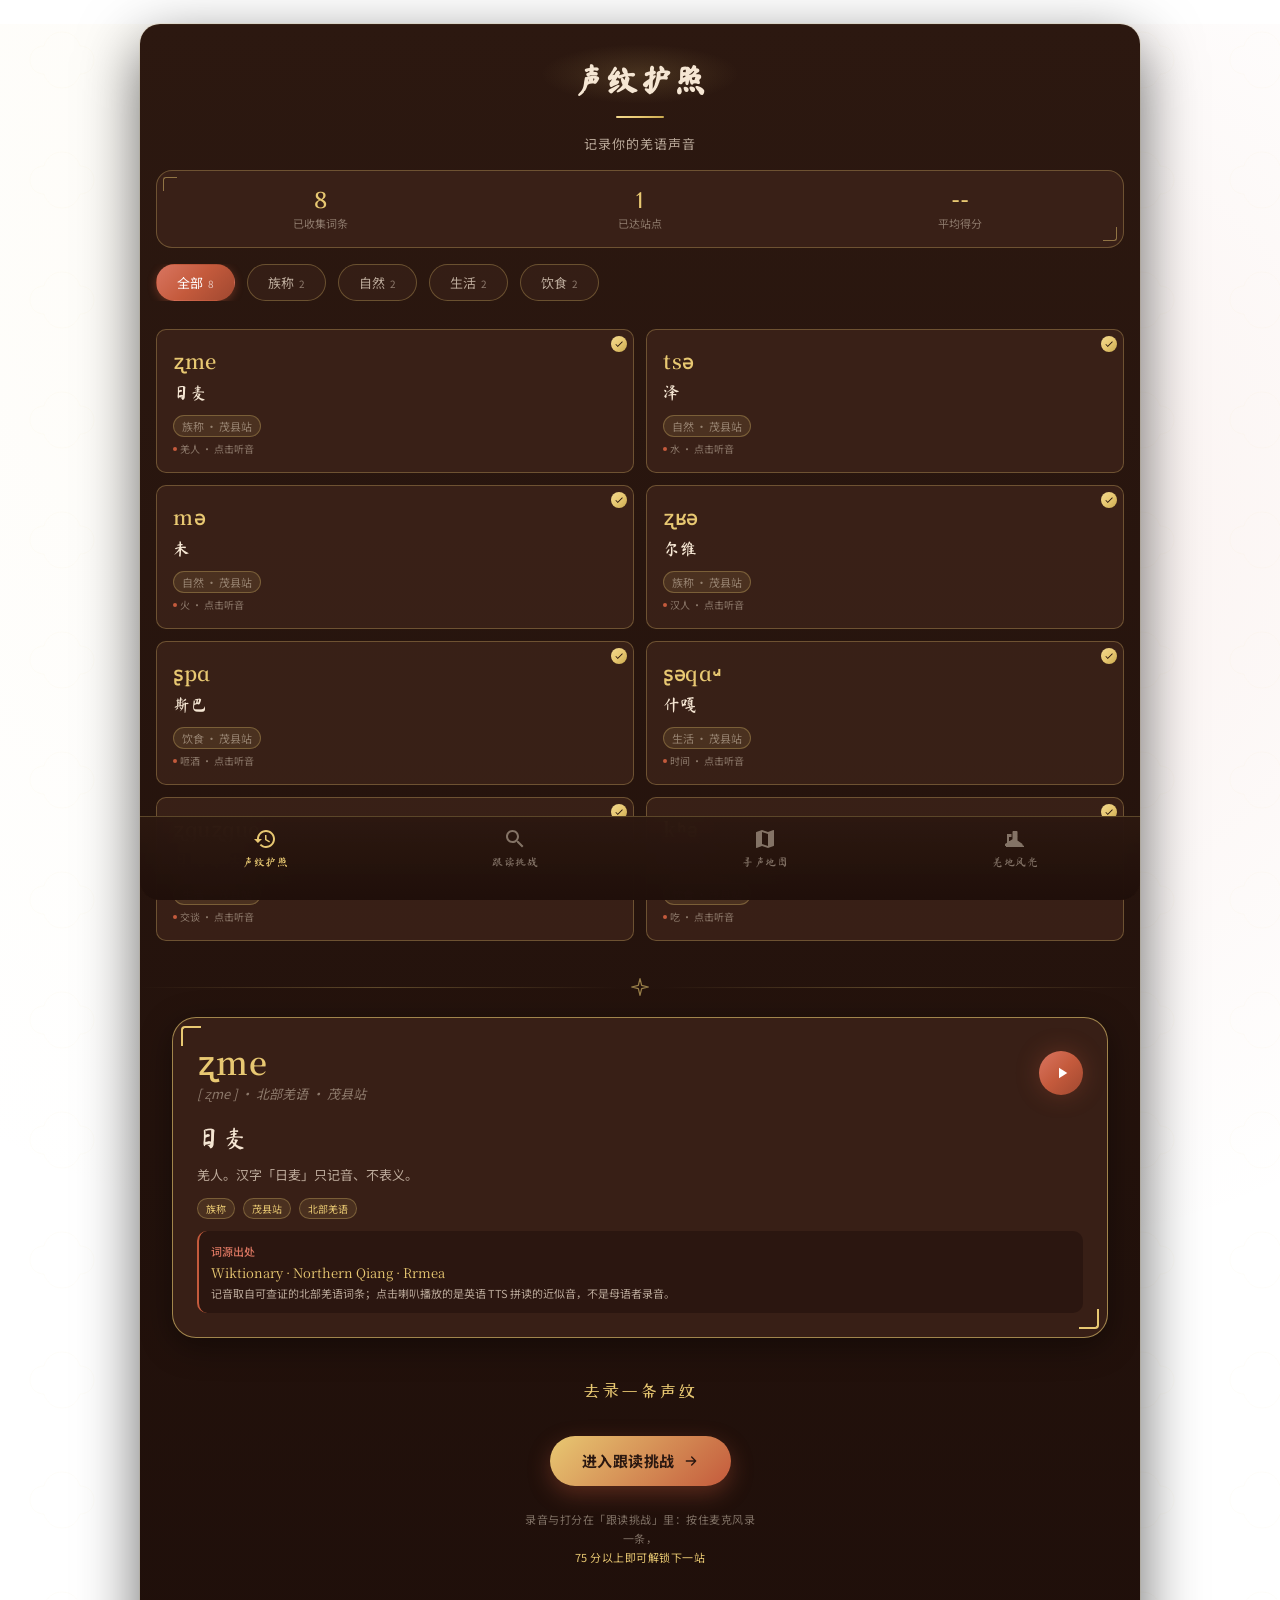
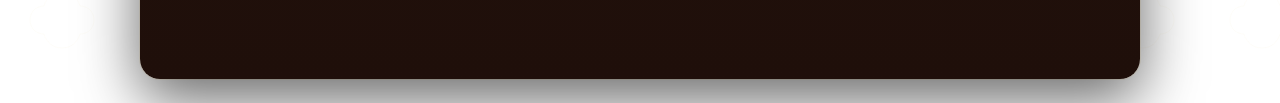
<file: pages/passport.html>
﻿<!DOCTYPE html>
<html lang="zh-CN">
<head>
  <meta charset="UTF-8">
  <meta name="viewport" content="width=device-width, initial-scale=1.0, maximum-scale=1.0, user-scalable=no">
  <title>声纹护照 - 羌语声音记录</title>

  <meta name="description" content="已收集的羌语词条、已抵达的站点与平均得分，点击卡片可再听一次标准音。">
  <meta property="og:type" content="website">
  <meta property="og:site_name" content="声纹护照 · 寻声羌谷">
  <meta property="og:title" content="声纹护照 - 声纹护照·寻声羌谷">
  <meta property="og:description" content="已收集的羌语词条、已抵达的站点与平均得分，点击卡片可再听一次标准音。">
  <meta property="og:url" content="https://stonerswilliams.github.io/shengwen-passport/pages/passport.html">
  <meta property="og:image" content="https://stonerswilliams.github.io/shengwen-passport/docs/og-cover.jpg">
  <meta property="og:image:width" content="1200">
  <meta property="og:image:height" content="630">
  <meta name="twitter:card" content="summary_large_image">
  <link rel="icon" href="../favicon.svg" type="image/svg+xml">
  <link rel="preconnect" href="https://fonts.googleapis.com">
  <link rel="preconnect" href="https://fonts.gstatic.com" crossorigin>
  <link href="https://fonts.googleapis.com/css2?family=Ma+Shan+Zheng&family=Noto+Sans+SC:wght@300;400;500;600;700&family=Noto+Serif+SC:wght@400;500;600;700&family=ZCOOL+XiaoWei&display=swap" rel="stylesheet">
  <link rel="stylesheet" href="../colors_and_type.css">
  <style>
    .word-detail-section {
      padding: 0 var(--space-4);
      margin-bottom: var(--space-4);
    }
    .record-section {
      padding: var(--space-6) var(--space-4) var(--space-8);
      display: flex;
      flex-direction: column;
      align-items: center;
    }
    .record-hint {
      margin-top: var(--space-6);
      max-width: 240px;
    }
    .page-header {
      padding-top: var(--space-8);
      position: relative;
    }
    .page-header::before {
      content: '';
      position: absolute;
      top: 20px;
      left: 50%;
      transform: translateX(-50%);
      width: 200px;
      height: 60px;
      background: radial-gradient(ellipse at center, rgba(232, 200, 114, 0.15) 0%, transparent 70%);
      pointer-events: none;
    }

    /* 用户统计卡片 */
    .stats-card {
      margin: 0 var(--space-4) var(--space-4);
      padding: var(--space-4);
      background: var(--bg-card);
      border: 1px solid var(--border-gold);
      border-radius: var(--radius-lg);
      display: grid;
      grid-template-columns: repeat(3, 1fr);
      gap: var(--space-3);
      position: relative;
    }
    .stats-card {
      grid-template-columns: 1fr auto 1fr auto 1fr;
      align-items: center;
    }
    .stats-card::before,
    .stats-card::after {
      content: '';
      position: absolute;
      width: 14px;
      height: 14px;
      pointer-events: none;
    }
    .stats-card::before {
      top: 6px; left: 6px;
      border-top: 1.5px solid var(--qiang-gold);
      border-left: 1.5px solid var(--qiang-gold);
      border-top-left-radius: 3px;
      opacity: 0.5;
    }
    .stats-card::after {
      bottom: 6px; right: 6px;
      border-bottom: 1.5px solid var(--qiang-gold);
      border-right: 1.5px solid var(--qiang-gold);
      border-bottom-right-radius: 3px;
      opacity: 0.5;
    }
    .stat-item {
      text-align: center;
    }
    .stat-num {
      font-family: "ZCOOL XiaoWei", var(--font-heading);
      font-size: var(--font-size-xl);
      color: var(--text-gold);
      line-height: 1;
      margin-bottom: var(--space-1);
    }
    .stat-label {
      font-size: var(--font-size-xs);
      color: var(--text-muted);
    }
    .stat-divider {
      width: 1px;
      background: var(--border-gold);
      opacity: 0.5;
    }

    /* 词条卡片增强 */
    .word-card {
      position: relative;
      overflow: hidden;
    }
    .word-card-collected {
      position: absolute;
      top: 6px;
      right: 6px;
      width: 16px;
      height: 16px;
      border-radius: 50%;
      background: var(--qiang-gold-gradient);
      display: flex;
      align-items: center;
      justify-content: center;
      opacity: 0;
      transition: opacity 0.3s ease;
    }
    .word-card.collected .word-card-collected {
      opacity: 1;
    }
    .word-card-collected svg {
      width: 10px;
      height: 10px;
      fill: var(--bg-dark-primary);
    }
    .word-card-station {
      font-size: 10px;
      color: var(--text-muted);
      margin-top: var(--space-1);
      display: flex;
      align-items: center;
      gap: 3px;
    }
    .word-card-station::before {
      content: '';
      width: 4px;
      height: 4px;
      border-radius: 50%;
      background: var(--qiang-red);
    }
    /* 锁定卡片 */
    .word-card.locked {
      opacity: 0.5;
      cursor: not-allowed;
      filter: grayscale(0.3);
    }
    .word-card.locked .word-card-pinyin {
      color: var(--text-muted);
      letter-spacing: 4px;
    }
    .word-card.locked .word-card-hanzi {
      color: var(--text-muted);
    }
    .word-card-lock-icon {
      position: absolute;
      top: 6px;
      right: 6px;
      width: 16px;
      height: 16px;
      opacity: 0.6;
    }
    .word-card-lock-icon svg {
      width: 100%;
      height: 100%;
      fill: var(--text-muted);
    }

    /* 词条详情增强 */
    .word-detail-card {
      position: relative;
    }
    .word-detail-tags {
      display: flex;
      gap: var(--space-2);
      flex-wrap: wrap;
      margin-top: var(--space-3);
    }
    .word-detail-tag {
      font-size: 10px;
      padding: 2px 8px;
      border-radius: var(--radius-full);
      background: rgba(232, 200, 114, 0.1);
      border: 1px solid var(--border-gold);
      color: var(--text-gold);
    }
    .word-detail-culture {
      margin-top: var(--space-4);
      padding-top: var(--space-4);
      border-top: 1px solid var(--border-gold);
      opacity: 0.5;
    }
    .word-detail-culture-title {
      font-size: var(--font-size-xs);
      color: var(--text-gold);
      margin-bottom: var(--space-2);
      display: flex;
      align-items: center;
      gap: 6px;
    }
    .word-detail-culture-title svg {
      width: 14px;
      height: 14px;
      fill: var(--qiang-gold);
    }
    .word-detail-culture-text {
      font-size: var(--font-size-xs);
      color: var(--text-secondary);
      line-height: 1.7;
    }
    .word-detail-usage {
      margin-top: var(--space-3);
      background: rgba(31, 15, 10, 0.5);
      border-radius: var(--radius-md);
      padding: var(--space-3);
      border-left: 2px solid var(--qiang-red);
    }
    .word-detail-usage-title {
      font-size: var(--font-size-xs);
      color: var(--text-red);
      margin-bottom: var(--space-1);
      font-weight: 500;
    }
    .word-detail-usage-qiang {
      font-family: var(--font-serif);
      font-size: var(--font-size-sm);
      color: var(--text-gold);
      margin-bottom: 2px;
    }
    .word-detail-usage-cn {
      font-size: var(--font-size-xs);
      color: var(--text-secondary);
    }

    /* 波形区域增强 */
    .waveform-container {
      position: relative;
    }
    .waveform-label-row {
      display: flex;
      justify-content: space-between;
      align-items: center;
      margin-bottom: var(--space-2);
    }
    .waveform-duration {
      font-size: var(--font-size-xs);
      color: var(--text-muted);
      font-family: var(--font-serif);
    }

    /* 录音按钮装饰增强 */
    .record-section-title {
      font-family: "ZCOOL XiaoWei", var(--font-heading);
      font-size: var(--font-size-md);
      color: var(--text-gold);
      margin-bottom: var(--space-4);
      letter-spacing: 2px;
      text-align: center;
    }
    .tab-num {
      font-size: 10px;
      opacity: 0.65;
      margin-left: 2px;
    }
    .grid-empty {
      grid-column: 1 / -1;
      padding: var(--space-6) var(--space-4);
      text-align: center;
      color: var(--text-muted);
      font-size: var(--font-size-sm);
      border: 1px dashed var(--border-gold);
      border-radius: var(--radius-lg);
      line-height: 1.8;
    }
  </style>
</head>
<body class="qiang-bg-pattern cloud-pattern">
  <div class="app-container">
    <!-- 页面头部 -->
    <header class="page-header">
      <h1 class="page-title">声纹护照</h1>
      <p class="page-subtitle">记录你的羌语声音</p>
    </header>

    <div class="content-area">
      <!-- 用户统计卡片 -->
      <div class="stats-card">
        <div class="stat-item">
          <div class="stat-num" id="statWords">0</div>
          <div class="stat-label">已收集词条</div>
        </div>
        <div class="stat-divider"></div>
        <div class="stat-item">
          <div class="stat-num" id="statStations">0</div>
          <div class="stat-label">已达站点</div>
        </div>
        <div class="stat-divider"></div>
        <div class="stat-item">
          <div class="stat-num" id="statScore">0</div>
          <div class="stat-label">平均得分</div>
        </div>
      </div>

      <!-- 分类标签栏 -->
      <nav class="category-tabs" style="padding: 0 var(--space-4); margin-bottom: var(--space-3);">
        <button class="category-tab active">全部</button>
        <button class="category-tab">问候语</button>
        <button class="category-tab">自然</button>
        <button class="category-tab">生活</button>
        <button class="category-tab">节日</button>
        <button class="category-tab">动植物</button>
        <button class="category-tab">数字</button>
      </nav>

      <!-- 词条卡片网格（由进度动态生成） -->
      <section class="word-grid" id="wordGrid"></section>

      <!-- 羌绣分隔线 -->
      <div class="qiang-divider">
        <svg class="qiang-divider-icon" viewBox="0 0 24 24" fill="none" xmlns="http://www.w3.org/2000/svg">
          <path d="M12 2L14 10L22 12L14 14L12 22L10 14L2 12L10 10L12 2Z" stroke="#E8C872" stroke-width="1.5" stroke-linejoin="round"/>
        </svg>
      </div>

      <!-- 词条详情卡 -->
      <section class="word-detail-section" id="wordDetailSection">
              <div class="word-detail-card">
                <div class="qiang-four-corners"></div>
                <div class="word-detail-header">
                  <div>
                    <div class="word-detail-pinyin" id="detailPinyin">ʐme</div>
                    <div class="word-detail-phonetic" id="detailPhonetic">[ ʐme ] · 北部羌语 · 茂县站</div>
                  </div>
                  <button class="play-btn" id="detailPlay" onclick="speakQiang('ʐme')">
                    <svg viewBox="0 0 24 24" xmlns="http://www.w3.org/2000/svg">
                      <path d="M8 5v14l11-7z"/>
                    </svg>
                  </button>
                </div>
                <div class="word-detail-hanzi" id="detailHanzi">日麦</div>
                <div class="word-detail-meaning" id="detailMeaning">羌人。汉字「日麦」只记音、不表义。</div>
                <div class="word-detail-tags" id="detailTags">
                  <span class="word-detail-tag">族称</span>
                  <span class="word-detail-tag">茂县站</span>
                  <span class="word-detail-tag">北部羌语</span>
                </div>

                <!-- 来源 -->
                <div class="word-detail-usage">
                  <div class="word-detail-usage-title">词源出处</div>
                  <div class="word-detail-usage-qiang" id="detailSource">Wiktionary · Northern Qiang · Rrmea</div>
                  <div class="word-detail-usage-cn" id="detailTip">
                    记音取自可查证的北部羌语词条；点击喇叭播放的是英语 TTS 拼读的近似音，不是母语者录音。
                  </div>
                </div>
              </div>
            </section>

      

      <!-- 录音按钮区域 -->
      <section class="record-section">
        <div class="record-section-title">去录一条声纹</div>
        <a class="explore-btn" href="challenge.html?station=1" style="text-decoration:none;display:inline-flex;align-items:center;justify-content:center;gap:8px;padding:14px 32px;margin-top:var(--space-4);border-radius:999px;background:linear-gradient(135deg,#E8C872,#C45A3C);color:#2A1710;font-weight:700;letter-spacing:0.5px;box-shadow:0 8px 22px rgba(196,90,60,0.35);">
          进入跟读挑战
          <svg viewBox="0 0 24 24" width="16" height="16" fill="none" stroke="currentColor" stroke-width="2" stroke-linecap="round" stroke-linejoin="round"><path d="M5 12h14M13 6l6 6-6 6"/></svg>
        </a>
        <p class="hint-text record-hint">
          录音与打分在「跟读挑战」里：按住麦克风录一条，<br>
          <span class="hint-text-gold">75 分以上即可解锁下一站</span>
        </p>
      </section>
    </div>

    <!-- 底部导航栏 -->
    <nav class="bottom-nav">
      <a href="passport.html" class="nav-item active" data-dom-id="nav-passport" data-nav-key="passport">
        <div class="nav-item-icon">
          <svg viewBox="0 0 24 24" xmlns="http://www.w3.org/2000/svg">
            <path d="M13 3c-4.97 0-9 4.03-9 9H1l3.89 3.89.07.14L9 12H6c0-3.87 3.13-7 7-7s7 3.13 7 7-3.13 7-7 7c-1.93 0-3.68-.79-4.94-2.06l-1.42 1.42C8.27 19.99 10.51 21 13 21c4.97 0 9-4.03 9-9s-4.03-9-9-9zm-1 5v5l4.28 2.54.72-1.21-3.5-2.08V8H12z"/>
          </svg>
        </div>
        <span class="nav-item-label">声纹护照</span>
      </a>
      <a href="challenge.html" class="nav-item" data-dom-id="nav-challenge" data-nav-key="challenge">
        <div class="nav-item-icon">
          <svg viewBox="0 0 24 24" xmlns="http://www.w3.org/2000/svg">
            <path d="M15.5 14h-.79l-.28-.27C15.41 12.59 16 11.11 16 9.5 16 5.91 13.09 3 9.5 3S3 5.91 3 9.5 5.91 16 9.5 16c1.61 0 3.09-.59 4.23-1.57l.27.28v.79l5 4.99L20.49 19l-4.99-5zm-6 0C7.01 14 5 11.99 5 9.5S7.01 5 9.5 5 14 7.01 14 9.5 11.99 14 9.5 14z"/>
          </svg>
        </div>
        <span class="nav-item-label">跟读挑战</span>
      </a>
      <a href="map.html" class="nav-item" data-dom-id="nav-map" data-nav-key="map">
        <div class="nav-item-icon">
          <svg viewBox="0 0 24 24" xmlns="http://www.w3.org/2000/svg">
            <path d="M20.5 3l-.16.03L15 5.1 9 3 3.36 4.9c-.21.07-.36.25-.36.48V20.5c0 .28.22.5.5.5l.16-.03L9 18.9l6 2.1 5.64-1.9c.21-.07.36-.25.36-.48V3.5c0-.28-.22-.5-.5-.5zM15 19l-6-2.11V5l6 2.11V19z"/>
          </svg>
        </div>
        <span class="nav-item-label">寻声地图</span>
      </a>
      <a href="scenery.html" class="nav-item" data-dom-id="nav-scenery" data-nav-key="scenery">
        <div class="nav-item-icon">
          <svg viewBox="0 0 24 24" xmlns="http://www.w3.org/2000/svg">
            <path d="M14.5 17l-5-3.5V5c0-.55.45-1 1-1h3c.55 0 1 .45 1 1v8.5l5 3.5v2H2v-2l12.5-8zM21 19v1H3v-1l9-6 9 6zM8.5 10H6v4h2.5v3H4V7h4.5v3z"/>
          </svg>
        </div>
        <span class="nav-item-label">羌地风光</span>
      </a>
    </nav>
  </div>

  <script>
    // 语音合成 - 使用英语TTS拼读国际音标近似音
    const ipaToEnMap = {
      'rma': 'rma',
      'ʂpa': 'shpar',
      'kʰə': 'kuh',
      'tɕi': 'jee',
      'mi': 'mee',
      'ŋu': 'ngoo',
      'bæ': 'bah',
      'ʐu': 'roo',
      'sə': 'suh',
      'ŋa': 'ngah',
      'tʂu': 'joo',
      'le': 'leh'
    };

    // 通用国际音标 → 英语近似拼读（用于 TTS 朗读，非严格转写）
    const IPA_RULES = [
      ['ɖ͡ʐ', 'dr'], ['t͡ɕ', 'j'], ['d͡ʑ', 'j'], ['t͡s', 'ts'], ['d͡z', 'dz'],
      ['tʂ', 'ch'], ['dʐ', 'j'], ['ʈʂ', 'ch'],
      ['ʂ', 'sh'], ['ʐ', 'r'], ['ɕ', 'sh'], ['ʑ', 'zh'], ['ɣ', 'gh'], ['ʁ', 'r'],
      ['χ', 'kh'], ['q', 'k'], ['x', 'kh'], ['ŋ', 'ng'], ['ɴ', 'ng'],
      ['æ', 'a'], ['ɑ', 'ah'], ['ə', 'uh'], ['ɿ', 'zz'], ['ʴ', 'r'], ['ʰ', ''],
      ['˧', ''], ['˥', ''], ['˩', ''], ['˨', ''], ['˦', ''], ['ˀ', '']
    ];
    function ipaToEn(text) {
      if (!text) return '';
      let s = text.toLowerCase();
      IPA_RULES.forEach(function (pair) { s = s.split(pair[0]).join(pair[1]); });
      return s.replace(/[\[\]]/g, '').trim();
    }

    function speakQiang(qiangText) {
      if (!qiangText || !window.speechSynthesis) return;
      window.speechSynthesis.cancel();
      const enText = ipaToEnMap[qiangText] || ipaToEn(qiangText) || qiangText;
      const utter = new SpeechSynthesisUtterance(enText);
      utter.lang = 'en-US';
      utter.rate = 0.7;
      utter.pitch = 1.0;
      utter.volume = 1.0;
      const voices = window.speechSynthesis.getVoices();
      const enVoice = voices.find(v => v.lang.startsWith('en'));
      if (enVoice) utter.voice = enVoice;
      window.speechSynthesis.speak(utter);
    }

    if (window.speechSynthesis) {
      window.speechSynthesis.getVoices();
      window.speechSynthesis.onvoiceschanged = () => {
        window.speechSynthesis.getVoices();
      };
    }

    // 分类标签切换
    document.querySelectorAll('.category-tab').forEach(tab => {
      tab.addEventListener('click', function() {
        document.querySelectorAll('.category-tab').forEach(t => t.classList.remove('active'));
        this.classList.add('active');
      });
    });

    // 词条卡片选择
    document.querySelectorAll('.word-card:not(.locked)').forEach(card => {
      card.addEventListener('click', function() {
        document.querySelectorAll('.word-card').forEach(c => c.classList.remove('active'));
        this.classList.add('active');
      });
    });
  </script>

  <script>
    const passportStations = [
      { id: 1, name: '茂县站', words: [{ q: 'ʐme', h: '日麦', m: '羌人' }, { q: 'tsə', h: '泽', m: '水' }, { q: 'mə', h: '未', m: '火' }, { q: 'ʐʁə', h: '尔维', m: '汉人' }, { q: 'ʂpɑ', h: '斯巴', m: '咂酒' }, { q: 'ʂəqɑʴ', h: '什嘎', m: '时间' }, { q: 'ʐɡuʐɡue', h: '日咕日咕', m: '交谈' }, { q: 'kʰə', h: '克', m: '吃' }] },
      { id: 2, name: '甘堡藏寨', words: [{ q: 'ʐme', h: '日麦', m: '羌人' }, { q: 'tsə', h: '泽', m: '水' }, { q: 'mə', h: '未', m: '火' }, { q: 'pe', h: '贝', m: '雪' }, { q: 'mutup', h: '木都', m: '天空' }, { q: 'mujaq', h: '木雅', m: '太阳' }, { q: 'zdam', h: '兹丹', m: '云' }, { q: 'lapa', h: '拉巴', m: '花' }] },
      { id: 3, name: '萝卜寨', words: [{ q: 'ʐme', h: '日麦', m: '羌人' }, { q: 'tsə', h: '泽', m: '水' }, { q: 'mə', h: '未', m: '火' }, { q: 'ɣɖ͡ʐə', h: '格哲', m: '星星' }, { q: 'ɣɖ͡ʐə zda', h: '格哲兹达', m: '银河' }, { q: 'mujy', h: '木依', m: '雨' }, { q: 'ʐʁupu', h: '日古布', m: '山' }, { q: 'xsət͡su̥', h: '赫色粗', m: '河' }] },
      { id: 4, name: '羌族博物馆', words: [{ q: 'ʐme', h: '日麦', m: '羌人' }, { q: 'tsə', h: '泽', m: '水' }, { q: 'mə', h: '未', m: '火' }, { q: 'tʂot͡s', h: '卓兹', m: '桌子' }, { q: 'ʂuap', h: '刷普', m: '火把' }, { q: 'meʂui', h: '么水', m: '墨' }, { q: 'ɕuw', h: '休', m: '龙' }, { q: 'ləɣʐ', h: '勒赫日', m: '书' }] },
      { id: 5, name: '曲谷乡', words: [{ q: 'ʐme', h: '日麦', m: '羌人' }, { q: 'tsə', h: '泽', m: '水' }, { q: 'mə', h: '未', m: '火' }, { q: 'ʂtʂosum', h: '什卓松', m: '长老·老师' }, { q: 'xæʴŋu̥', h: '海尔吾', m: '草' }, { q: 'tsəpɑ', h: '泽巴', m: '冰' }, { q: 'bə', h: '布', m: '虫' }, { q: 'ŋu', h: '俄吾', m: '是·在' }] },
      { id: 6, name: '羌人谷', words: [{ q: 'ʐme', h: '日麦', m: '羌人' }, { q: 'tsə', h: '泽', m: '水' }, { q: 'mə', h: '未', m: '火' }, { q: 'punu', h: '布努', m: '猫' }, { q: 'biʑi', h: '比日', m: '蛇' }, { q: 'biaɣʐ', h: '比亚赫日', m: '蝌蚪' }, { q: 't͡ɕi lapa', h: '基拉巴', m: '熊猫' }, { q: 'tɕi', h: '基', m: '一' }] }
    ];

    const PASSPORT_KEY = 'shengwen-passport-progress-v1';
    const LOCK_SVG = '<svg viewBox="0 0 24 24" xmlns="http://www.w3.org/2000/svg"><path d="M18 8h-1V6c0-2.76-2.24-5-5-5S7 3.24 7 6v2H6c-1.1 0-2 .9-2 2v10c0 1.1.9 2 2 2h12c1.1 0 2-.9 2-2V10c0-1.1-.9-2-2-2zm-6 9c-1.1 0-2-.9-2-2s.9-2 2-2 2 .9 2 2-.9 2-2 2zm3.1-9H8.9V6c0-1.71 1.39-3.1 3.1-3.1 1.71 0 3.1 1.39 3.1 3.1v2z"/></svg>';
    const CHECK_SVG = '<svg viewBox="0 0 24 24" xmlns="http://www.w3.org/2000/svg"><path d="M9 16.2L4.8 12l-1.4 1.4L9 19 21 7l-1.4-1.4z"/></svg>';

        function readPassportProgress() {
      try {
        const raw = localStorage.getItem(PASSPORT_KEY);
        if (!raw) return { unlocked: [1], done: [], scores: {} };
        const data = JSON.parse(raw);
        if (!data || !Array.isArray(data.unlocked) || !data.unlocked.length) {
          return { unlocked: [1], done: [], scores: {} };
        }
        return { unlocked: data.unlocked, done: data.done || [], scores: data.scores || {} };
      } catch (e) {
        return { unlocked: [1], done: [], scores: {} };
      }
    }

    function renderPassport() {
      const prog = readPassportProgress();
      const cta = document.querySelector('.record-section a');
      if (cta && prog) {
        let nextSid = 1;
        for (let i = 1; i <= 6; i++) { if (prog.done.indexOf(i) < 0) { nextSid = i; break; } }
        cta.setAttribute('href', 'challenge.html?station=' + nextSid);
      }
      const unlockedSet = prog.unlocked;

      // 统计
      const collected = [];
      const seen = {};
      passportStations.forEach(st => {
        if (unlockedSet.indexOf(st.id) < 0) return;
        st.words.forEach(w => {
          if (seen[w.q]) return;
          seen[w.q] = 1;
          collected.push({ w: w, station: st.name, sid: st.id });
        });
      });

      const statWords = document.getElementById('statWords');
      const statStations = document.getElementById('statStations');
      const statScore = document.getElementById('statScore');
      if (statWords) statWords.textContent = collected.length;
      if (statStations) statStations.textContent = unlockedSet.length;

      const scoreVals = Object.keys(prog.scores).map(k => prog.scores[k]).filter(v => typeof v === 'number');
      const avg = scoreVals.length ? Math.round(scoreVals.reduce((a, b) => a + b, 0) / scoreVals.length) : 0;
      if (statScore) statScore.textContent = avg ? avg + '%' : '--';

      // 卡片：按分类过滤渲染，空缺补锁定占位
      window.__collected = collected;
      window.__category = window.__category || '全部';
      renderCategoryTabs(collected);
      renderWordGrid();
    }

    const CAT_BY_MEANING = {
      '羌人': '族称', '汉人': '族称',
      '水': '自然', '火': '自然', '雪': '自然', '天空': '自然', '太阳': '自然', '云': '自然',
      '星星': '自然', '银河': '自然', '雨': '自然', '山': '自然', '河': '自然', '冰': '自然',
      '草': '自然', '花': '自然',
      '咂酒': '饮食', '吃': '饮食',
      '时间': '生活', '交谈': '生活', '桌子': '生活', '火把': '生活', '墨': '生活',
      '书': '生活', '长老·老师': '生活', '是·在': '生活',
      '猫': '动植物', '蛇': '动植物', '蝌蚪': '动植物', '熊猫': '动植物', '虫': '动植物', '龙': '动植物',
      '一': '数字'
    };
    const CAT_ORDER = ['族称', '自然', '生活', '饮食', '动植物', '数字', '其他'];

    function catOf(meaning) {
      return CAT_BY_MEANING[meaning] || '其他';
    }

    function renderCategoryTabs(collected) {
      const nav = document.querySelector('.category-tabs');
      if (!nav) return;
      const counts = {};
      collected.forEach(function (it) {
        const c = catOf(it.w.m);
        counts[c] = (counts[c] || 0) + 1;
      });
      const cats = CAT_ORDER.filter(function (c) { return counts[c]; });
      if (window.__category !== '全部' && cats.indexOf(window.__category) < 0) {
        window.__category = '全部';
      }
      const tabs = ['全部'].concat(cats);
      nav.innerHTML = tabs.map(function (c) {
        const n = c === '全部' ? collected.length : counts[c];
        return '<button class="category-tab' + (window.__category === c ? ' active' : '') +
               '" data-cat="' + c + '">' + c + ' <span class="tab-num">' + n + '</span></button>';
      }).join('');
      nav.querySelectorAll('.category-tab').forEach(function (btn) {
        btn.addEventListener('click', function () {
          window.__category = btn.getAttribute('data-cat');
          renderCategoryTabs(window.__collected);
          renderWordGrid();
        });
      });
    }

    const SOURCE_BY_MEANING = {
      '羌人': 'Rrmea', '水': 'ze', '火': 'me', '汉人': 'Rrvve', '时间': 'shegvar',
      '交谈': 'dhuwu rrggurrggue', '雪': 'bea', '天空': 'mudub', '太阳': 'muyagv',
      '云': 'ssddam', '花': 'laba', '星星': 'hhdhe', '银河': 'hhdhe ssdda', '雨': 'muyiu',
      '山': 'rrvvubu', '河': 'hsezw', '桌子': 'zhoz', '火把': 'shuab', '墨': 'meashui',
      '龙': 'xuw', '书': 'lehhrr', '长老·老师': 'shzhosum', '草': 'haerngw', '冰': 'zeba',
      '虫': 'bbe', '是·在': 'ngu', '猫': 'bunu', '蛇': 'bbixxi', '蝌蚪': 'bbiavvrr',
      '熊猫': 'ji laba'
    };

    function showWordDetail(item) {
      if (!item) return;
      const w = item.w;
      const set = function (id, text) {
        const el = document.getElementById(id);
        if (el) el.textContent = text;
      };
      set('detailPinyin', w.q);
      set('detailPhonetic', '[ ' + w.q + ' ] · 北部羌语 · ' + item.station);
      set('detailHanzi', w.h);
      set('detailMeaning', w.m + '。汉字「' + w.h + '」只记音、不表义。');

      const tags = document.getElementById('detailTags');
      if (tags) {
        tags.innerHTML = '<span class="word-detail-tag">' + catOf(w.m) + '</span>' +
          '<span class="word-detail-tag">' + item.station + '</span>' +
          '<span class="word-detail-tag">北部羌语</span>';
      }

      const src = SOURCE_BY_MEANING[w.m];
      set('detailSource', src
        ? 'Wiktionary · Northern Qiang · ' + src
        : '站内既有记音（暂无公开 IPA 出处）');
      set('detailTip', src
        ? '记音取自可查证的北部羌语词条；点击喇叭播放的是英语 TTS 拼读的近似音，不是母语者录音。'
        : '这个词没有查到公开的北羌语 IPA 资料，记音沿用站点原有版本，可信度较低。');

      const btn = document.getElementById('detailPlay');
      if (btn) btn.setAttribute('onclick', "speakQiang('" + w.q + "')");
    }

    function pickWord(q) {
      const list = window.__collected || [];
      const item = list.filter(function (it) { return it.w.q === q; })[0];
      if (item) showWordDetail(item);
      if (typeof speakQiang === 'function') speakQiang(q);
    }

    function renderWordGrid() {
      const grid = document.getElementById('wordGrid');
      if (!grid) return;
      const collected = window.__collected || [];
      const cat = window.__category || '全部';
      const list = cat === '全部'
        ? collected
        : collected.filter(function (it) { return catOf(it.w.m) === cat; });

      if (!list.length) {
        grid.innerHTML = '<div class="grid-empty">这个分类还没有收集到词条，去「寻声地图」继续探索吧。</div>';
        return;
      }

      const cells = list.map(function (item) {
        return '<div class="word-card collected" onclick="pickWord(\'' + item.w.q + '\')">' +
            '<div class="word-card-collected">' + CHECK_SVG + '</div>' +
            '<div class="word-card-pinyin">' + item.w.q + '</div>' +
            '<div class="word-card-hanzi">' + item.w.h + '</div>' +
            '<span class="word-card-category">' + catOf(item.w.m) + ' · ' + item.station + '</span>' +
            '<div class="word-card-station">' + item.w.m + ' · 点击听音</div>' +
          '</div>';
      });

      if (cat === '全部') {
        const SLOTS = Math.max(6, Math.ceil(list.length / 2) * 2);
        for (let i = cells.length; i < SLOTS; i++) {
          cells.push(
            '<div class="word-card locked">' +
              '<div class="word-card-lock-icon">' + LOCK_SVG + '</div>' +
              '<div class="word-card-pinyin">???</div>' +
              '<div class="word-card-hanzi">未解锁</div>' +
              '<span class="word-card-category">待探索</span>' +
              '<div class="word-card-station">前往地图探索</div>' +
            '</div>'
          );
        }
      }
      grid.innerHTML = cells.join('');
      if (list.length && cat === '全部') showWordDetail(list[0]);
    }

    document.addEventListener('DOMContentLoaded', renderPassport);
    window.addEventListener('pageshow', renderPassport);
    </script>
</body>
</html>
</file>
<file: colors_and_type.css>
/* ============================================
   羌绣非遗设计系统 - Design Tokens & Base Styles
   ============================================ */

:root {
  /* ---- 颜色系统 ---- */
  --qiang-red: #C45A3C;
  --qiang-red-dark: #A04830;
  --qiang-red-light: #D97560;
  --qiang-red-gradient: linear-gradient(135deg, #D97560 0%, #C45A3C 50%, #A04830 100%);
  --qiang-red-gradient-soft: linear-gradient(180deg, rgba(196, 90, 60, 0.15) 0%, rgba(160, 72, 48, 0.08) 100%);

  --qiang-gold: #E8C872;
  --qiang-gold-dark: #C9A94E;
  --qiang-gold-light: #F2D98E;
  --qiang-gold-gradient: linear-gradient(135deg, #F2D98E 0%, #E8C872 50%, #C9A94E 100%);

  --bg-dark-primary: #2C1810;
  --bg-dark-secondary: #1F0F0A;
  --bg-dark-gradient: linear-gradient(180deg, #2C1810 0%, #1F0F0A 100%);
  --bg-card: rgba(60, 35, 25, 0.85);
  --bg-card-hover: rgba(80, 48, 35, 0.9);

  --text-primary: #F5E6D3;
  --text-secondary: rgba(245, 230, 211, 0.7);
  --text-muted: rgba(245, 230, 211, 0.45);
  --text-gold: #E8C872;
  --text-red: #D97560;

  --border-gold: rgba(232, 200, 114, 0.3);
  --border-gold-strong: rgba(232, 200, 114, 0.6);
  --border-red: rgba(196, 90, 60, 0.3);

  /* ---- 字体系统 ---- */
  --font-heading: "Ma Shan Zheng", "Noto Serif SC", "STSong", serif;
  --font-body: "Noto Sans SC", "PingFang SC", "Microsoft YaHei", sans-serif;
  --font-serif: "Noto Serif SC", "STSong", serif;

  --font-size-xs: 11px;
  --font-size-sm: 13px;
  --font-size-base: 15px;
  --font-size-md: 17px;
  --font-size-lg: 20px;
  --font-size-xl: 24px;
  --font-size-2xl: 32px;
  --font-size-3xl: 48px;

  --line-height-tight: 1.2;
  --line-height-normal: 1.5;
  --line-height-relaxed: 1.7;

  /* ---- 间距系统 ---- */
  --space-1: 4px;
  --space-2: 8px;
  --space-3: 12px;
  --space-4: 16px;
  --space-5: 20px;
  --space-6: 24px;
  --space-7: 28px;
  --space-8: 32px;
  --space-10: 40px;
  --space-12: 48px;
  --space-16: 64px;

  /* ---- 圆角系统 ---- */
  --radius-sm: 6px;
  --radius-md: 10px;
  --radius-lg: 16px;
  --radius-xl: 24px;
  --radius-full: 9999px;

  /* ---- 阴影系统 ---- */
  --shadow-sm: 0 2px 8px rgba(0, 0, 0, 0.2);
  --shadow-md: 0 4px 16px rgba(0, 0, 0, 0.3);
  --shadow-lg: 0 8px 32px rgba(0, 0, 0, 0.4);
  --shadow-gold: 0 0 20px rgba(232, 200, 114, 0.2);
  --shadow-red: 0 0 24px rgba(196, 90, 60, 0.3);
  --shadow-red-glow: 0 0 40px rgba(196, 90, 60, 0.5);

  /* ---- 尺寸 ---- */
  --mobile-width: 375px;
  --bottom-nav-height: 64px;
  --safe-bottom: 20px;
}

/* ============================================
   基础重置
   ============================================ */
*, *::before, *::after {
  box-sizing: border-box;
  margin: 0;
  padding: 0;
}

html {
  font-size: 16px;
  -webkit-text-size-adjust: 100%;
}

body {
  font-family: var(--font-body);
  font-size: var(--font-size-base);
  line-height: var(--line-height-normal);
  color: var(--text-primary);
  background: var(--bg-dark-gradient);
  background-attachment: fixed;
  min-height: 100vh;
  -webkit-font-smoothing: antialiased;
  -moz-osx-font-smoothing: grayscale;
}

/* ============================================
   羌绣装饰 - 云纹背景
   ============================================ */
.qiang-bg-pattern {
  position: relative;
}

.qiang-bg-pattern::before {
  content: '';
  position: absolute;
  top: 0;
  left: 0;
  right: 0;
  bottom: 0;
  background-image:
    radial-gradient(ellipse at 20% 10%, rgba(232, 200, 114, 0.06) 0%, transparent 50%),
    radial-gradient(ellipse at 80% 30%, rgba(196, 90, 60, 0.08) 0%, transparent 45%),
    radial-gradient(ellipse at 50% 80%, rgba(232, 200, 114, 0.05) 0%, transparent 50%);
  pointer-events: none;
  z-index: 0;
}

/* 云纹装饰 SVG 背景 */
.cloud-pattern {
  background-image: url("data:image/svg+xml,%3Csvg xmlns='http://www.w3.org/2000/svg' width='120' height='120' viewBox='0 0 120 120'%3E%3Cpath d='M30 60c0-8 6-14 14-14 2-8 9-14 18-14s16 6 18 14c8 0 14 6 14 14s-6 14-14 14c-2 8-9 14-18 14s-16-6-18-14c-8 0-14-6-14-14z' fill='none' stroke='%23E8C872' stroke-width='0.5' opacity='0.08'/%3E%3C/svg%3E");
  background-repeat: repeat;
}

/* ============================================
   羌绣装饰 - 边框角花
   ============================================ */
.qiang-corner-frame {
  position: relative;
  border: 1px solid var(--border-gold);
  border-radius: var(--radius-lg);
}

.qiang-corner-frame::before,
.qiang-corner-frame::after {
  content: '';
  position: absolute;
  width: 24px;
  height: 24px;
  border: 2px solid var(--qiang-gold);
  pointer-events: none;
}

.qiang-corner-frame::before {
  top: -2px;
  left: -2px;
  border-right: none;
  border-bottom: none;
  border-top-left-radius: var(--radius-lg);
}

.qiang-corner-frame::after {
  bottom: -2px;
  right: -2px;
  border-left: none;
  border-top: none;
  border-bottom-right-radius: var(--radius-lg);
}

/* 四角装饰 */
.qiang-four-corners {
  position: relative;
}

.qiang-four-corners::before,
.qiang-four-corners::after {
  content: '';
  position: absolute;
  width: 20px;
  height: 20px;
  pointer-events: none;
}

.qiang-four-corners::before {
  top: 8px;
  left: 8px;
  border-top: 2px solid var(--qiang-gold);
  border-left: 2px solid var(--qiang-gold);
  border-top-left-radius: 4px;
}

.qiang-four-corners::after {
  bottom: 8px;
  right: 8px;
  border-bottom: 2px solid var(--qiang-gold);
  border-right: 2px solid var(--qiang-gold);
  border-bottom-right-radius: 4px;
}

/* ============================================
   标题样式
   ============================================ */
.page-title {
  font-family: var(--font-heading);
  font-size: var(--font-size-2xl);
  color: var(--text-primary);
  letter-spacing: 2px;
  text-align: center;
  position: relative;
  padding-bottom: var(--space-2);
}

.page-title::after {
  content: '';
  display: block;
  width: 48px;
  height: 2px;
  background: var(--qiang-gold-gradient);
  margin: var(--space-3) auto 0;
  border-radius: 2px;
}

.page-subtitle {
  font-size: var(--font-size-sm);
  color: var(--text-secondary);
  text-align: center;
  margin-top: var(--space-2);
  letter-spacing: 1px;
}

.section-title {
  font-family: var(--font-heading);
  font-size: var(--font-size-lg);
  color: var(--text-gold);
  letter-spacing: 1px;
  margin-bottom: var(--space-3);
}

/* ============================================
   卡片样式
   ============================================ */
.qiang-card {
  background: var(--bg-card);
  border: 1px solid var(--border-gold);
  border-radius: var(--radius-lg);
  padding: var(--space-5);
  position: relative;
  backdrop-filter: blur(10px);
  transition: all 0.3s ease;
}

.qiang-card:hover {
  background: var(--bg-card-hover);
  box-shadow: var(--shadow-gold);
}

.qiang-card-gold {
  background: linear-gradient(135deg, rgba(232, 200, 114, 0.1) 0%, rgba(60, 35, 25, 0.85) 100%);
  border: 1px solid var(--border-gold-strong);
  border-radius: var(--radius-lg);
  padding: var(--space-5);
  position: relative;
  backdrop-filter: blur(10px);
}

.qiang-card-red {
  background: linear-gradient(135deg, rgba(196, 90, 60, 0.15) 0%, rgba(60, 35, 25, 0.85) 100%);
  border: 1px solid var(--border-red);
  border-radius: var(--radius-lg);
  padding: var(--space-5);
  position: relative;
  backdrop-filter: blur(10px);
}

/* ============================================
   按钮样式
   ============================================ */
.qiang-btn {
  display: inline-flex;
  align-items: center;
  justify-content: center;
  gap: var(--space-2);
  padding: var(--space-3) var(--space-6);
  font-family: var(--font-body);
  font-size: var(--font-size-base);
  font-weight: 500;
  border: none;
  border-radius: var(--radius-full);
  cursor: pointer;
  transition: all 0.3s ease;
  text-decoration: none;
  white-space: nowrap;
}

.qiang-btn-primary {
  background: var(--qiang-red-gradient);
  color: #FFF;
  box-shadow: 0 4px 16px rgba(196, 90, 60, 0.4);
}

.qiang-btn-primary:hover {
  transform: translateY(-1px);
  box-shadow: 0 6px 20px rgba(196, 90, 60, 0.5);
}

.qiang-btn-primary:active {
  transform: translateY(0);
}

.qiang-btn-gold {
  background: var(--qiang-gold-gradient);
  color: var(--bg-dark-primary);
  font-weight: 600;
  box-shadow: 0 4px 16px rgba(232, 200, 114, 0.3);
}

.qiang-btn-gold:hover {
  transform: translateY(-1px);
  box-shadow: 0 6px 20px rgba(232, 200, 114, 0.4);
}

.qiang-btn-outline {
  background: transparent;
  color: var(--qiang-gold);
  border: 1px solid var(--border-gold-strong);
}

.qiang-btn-outline:hover {
  background: rgba(232, 200, 114, 0.1);
  border-color: var(--qiang-gold);
}

.qiang-btn-ghost {
  background: transparent;
  color: var(--text-secondary);
  border: none;
  padding: var(--space-2) var(--space-4);
}

.qiang-btn-ghost:hover {
  color: var(--text-gold);
}

/* 播放按钮 */
.play-btn {
  width: 44px;
  height: 44px;
  border-radius: 50%;
  background: var(--qiang-red-gradient);
  border: none;
  display: flex;
  align-items: center;
  justify-content: center;
  cursor: pointer;
  box-shadow: var(--shadow-red);
  transition: all 0.3s ease;
  flex-shrink: 0;
}

.play-btn:hover {
  transform: scale(1.05);
  box-shadow: var(--shadow-red-glow);
}

.play-btn svg {
  width: 18px;
  height: 18px;
  fill: #FFF;
  margin-left: 2px;
}

.play-btn-gold {
  background: var(--qiang-gold-gradient);
  box-shadow: var(--shadow-gold);
}

.play-btn-gold svg {
  fill: var(--bg-dark-primary);
}

/* ============================================
   录音按钮样式
   ============================================ */
.record-btn-container {
  display: flex;
  flex-direction: column;
  align-items: center;
  gap: var(--space-4);
}

.record-btn {
  position: relative;
  width: 120px;
  height: 120px;
  border-radius: 50%;
  background: var(--qiang-red-gradient);
  border: 3px solid var(--qiang-gold);
  display: flex;
  align-items: center;
  justify-content: center;
  cursor: pointer;
  box-shadow:
    0 0 0 8px rgba(196, 90, 60, 0.2),
    0 8px 32px rgba(196, 90, 60, 0.5),
    inset 0 2px 8px rgba(255, 255, 255, 0.2);
  transition: all 0.3s ease;
  z-index: 2;
}

.record-btn::before {
  content: '';
  position: absolute;
  top: -16px;
  left: -16px;
  right: -16px;
  bottom: -16px;
  border-radius: 50%;
  border: 2px dashed var(--qiang-gold);
  opacity: 0.6;
  animation: rotate-dashed 20s linear infinite;
}

.record-btn::after {
  content: '';
  position: absolute;
  top: -28px;
  left: -28px;
  right: -28px;
  bottom: -28px;
  border-radius: 50%;
  border: 1px dashed rgba(232, 200, 114, 0.3);
  animation: rotate-dashed 30s linear infinite reverse;
}

@keyframes rotate-dashed {
  from { transform: rotate(0deg); }
  to { transform: rotate(360deg); }
}

.record-btn:hover {
  transform: scale(1.05);
  box-shadow:
    0 0 0 10px rgba(196, 90, 60, 0.25),
    0 12px 40px rgba(196, 90, 60, 0.6),
    inset 0 2px 8px rgba(255, 255, 255, 0.25);
}

.record-btn:active {
  transform: scale(0.98);
}

.record-btn-icon {
  width: 44px;
  height: 44px;
  fill: var(--qiang-gold);
  filter: drop-shadow(0 2px 4px rgba(0, 0, 0, 0.3));
}

.record-btn-label {
  font-size: var(--font-size-sm);
  color: var(--text-secondary);
  letter-spacing: 2px;
  margin-top: var(--space-6);
}

/* 跟读按钮变体 */
.challenge-btn {
  width: 100px;
  height: 100px;
}

.challenge-btn .record-btn-icon {
  width: 36px;
  height: 36px;
}

/* ============================================
   分类标签栏
   ============================================ */
.category-tabs {
  display: flex;
  gap: var(--space-3);
  padding: var(--space-2) var(--space-4);
  overflow-x: auto;
  scrollbar-width: none;
  -ms-overflow-style: none;
}

.category-tabs::-webkit-scrollbar {
  display: none;
}

.category-tab {
  flex-shrink: 0;
  padding: var(--space-2) var(--space-5);
  font-size: var(--font-size-sm);
  color: var(--text-secondary);
  background: rgba(60, 35, 25, 0.6);
  border: 1px solid var(--border-gold);
  border-radius: var(--radius-full);
  cursor: pointer;
  transition: all 0.3s ease;
  font-family: var(--font-body);
}

.category-tab:hover {
  color: var(--text-gold);
  border-color: var(--border-gold-strong);
}

.category-tab.active {
  background: var(--qiang-red-gradient);
  color: #FFF;
  border-color: transparent;
  box-shadow: 0 2px 8px rgba(196, 90, 60, 0.4);
}

/* ============================================
   词条卡片网格
   ============================================ */
.word-grid {
  display: grid;
  grid-template-columns: repeat(2, 1fr);
  gap: var(--space-3);
  padding: var(--space-4);
}

.word-card {
  background: var(--bg-card);
  border: 1px solid var(--border-gold);
  border-radius: var(--radius-md);
  padding: var(--space-4);
  cursor: pointer;
  transition: all 0.3s ease;
  position: relative;
  overflow: hidden;
}

.word-card::before {
  content: '';
  position: absolute;
  top: 0;
  left: 0;
  right: 0;
  height: 3px;
  background: var(--qiang-gold-gradient);
  opacity: 0;
  transition: opacity 0.3s ease;
}

.word-card:hover {
  background: var(--bg-card-hover);
  transform: translateY(-2px);
  box-shadow: var(--shadow-md);
}

.word-card:hover::before {
  opacity: 1;
}

.word-card.active {
  border-color: var(--qiang-gold);
  background: linear-gradient(180deg, rgba(232, 200, 114, 0.1) 0%, var(--bg-card) 100%);
}

.word-card.active::before {
  opacity: 1;
}

.word-card-pinyin {
  font-family: var(--font-serif);
  font-size: var(--font-size-lg);
  color: var(--text-gold);
  font-weight: 600;
  margin-bottom: var(--space-1);
  letter-spacing: 0.5px;
}

.word-card-hanzi {
  font-family: var(--font-heading);
  font-size: var(--font-size-md);
  color: var(--text-primary);
  margin-bottom: var(--space-2);
}

.word-card-category {
  display: inline-block;
  font-size: var(--font-size-xs);
  color: var(--text-muted);
  background: rgba(232, 200, 114, 0.1);
  padding: 2px 8px;
  border-radius: var(--radius-full);
  border: 1px solid var(--border-gold);
}

/* ============================================
   词条详情卡
   ============================================ */
.word-detail-card {
  background: var(--bg-card);
  border: 1px solid var(--border-gold-strong);
  border-radius: var(--radius-xl);
  padding: var(--space-6);
  position: relative;
  margin: var(--space-4);
  box-shadow: var(--shadow-lg);
}

.word-detail-card .qiang-four-corners {
  position: absolute;
  top: 0;
  left: 0;
  right: 0;
  bottom: 0;
  pointer-events: none;
}

.word-detail-header {
  display: flex;
  align-items: center;
  justify-content: space-between;
  margin-bottom: var(--space-4);
}

.word-detail-pinyin {
  font-family: var(--font-serif);
  font-size: var(--font-size-2xl);
  color: var(--text-gold);
  font-weight: 600;
  letter-spacing: 1px;
  line-height: var(--line-height-tight);
}

.word-detail-phonetic {
  font-size: var(--font-size-sm);
  color: var(--text-muted);
  margin-top: var(--space-1);
  font-style: italic;
}

.word-detail-hanzi {
  font-family: var(--font-heading);
  font-size: var(--font-size-xl);
  color: var(--text-primary);
  margin-top: var(--space-3);
  letter-spacing: 2px;
}

.word-detail-meaning {
  font-size: var(--font-size-sm);
  color: var(--text-secondary);
  margin-top: var(--space-2);
  line-height: var(--line-height-relaxed);
}

/* ============================================
   波形显示区域
   ============================================ */
.waveform-container {
  background: rgba(31, 15, 10, 0.8);
  border: 1px solid var(--border-gold);
  border-radius: var(--radius-lg);
  padding: var(--space-5) var(--space-4);
  margin: var(--space-4);
  position: relative;
  overflow: hidden;
}

.waveform-container::before {
  content: '';
  position: absolute;
  top: 50%;
  left: var(--space-4);
  right: var(--space-4);
  height: 1px;
  background: var(--border-gold);
  transform: translateY(-50%);
}

.waveform-svg {
  width: 100%;
  height: 80px;
  display: block;
}

/* 波形对比区域 */
.waveform-compare {
  background: rgba(31, 15, 10, 0.8);
  border: 1px solid var(--border-gold);
  border-radius: var(--radius-lg);
  padding: var(--space-5) var(--space-4);
  margin: var(--space-4);
}

.waveform-row {
  display: flex;
  align-items: center;
  gap: var(--space-3);
  margin-bottom: var(--space-4);
}

.waveform-row:last-child {
  margin-bottom: 0;
}

.waveform-label {
  font-size: var(--font-size-xs);
  color: var(--text-muted);
  min-width: 60px;
  text-align: right;
  letter-spacing: 1px;
}

.waveform-label.gold {
  color: var(--qiang-gold);
}

.waveform-label.red {
  color: var(--text-red);
}

.waveform-mini {
  flex: 1;
  height: 40px;
}

/* ============================================
   进度条卡片
   ============================================ */
.progress-card {
  background: var(--bg-card);
  border: 1px solid var(--border-gold);
  border-radius: var(--radius-lg);
  padding: var(--space-5);
  margin: var(--space-4);
}

.progress-header {
  display: flex;
  justify-content: space-between;
  align-items: center;
  margin-bottom: var(--space-3);
}

.progress-title {
  font-family: var(--font-heading);
  font-size: var(--font-size-md);
  color: var(--text-gold);
}

.progress-count {
  font-size: var(--font-size-sm);
  color: var(--text-secondary);
}

.progress-count strong {
  color: var(--qiang-gold);
  font-size: var(--font-size-lg);
  font-family: var(--font-serif);
}

.progress-bar {
  width: 100%;
  height: 8px;
  background: rgba(31, 15, 10, 0.8);
  border-radius: var(--radius-full);
  overflow: hidden;
  position: relative;
}

.progress-bar-fill {
  height: 100%;
  background: var(--qiang-gold-gradient);
  border-radius: var(--radius-full);
  position: relative;
  transition: width 0.5s ease;
}

.progress-bar-fill::after {
  content: '';
  position: absolute;
  top: 0;
  left: 0;
  right: 0;
  bottom: 0;
  background: linear-gradient(90deg, transparent 0%, rgba(255, 255, 255, 0.3) 50%, transparent 100%);
  animation: shimmer 2s infinite;
}

@keyframes shimmer {
  0% { transform: translateX(-100%); }
  100% { transform: translateX(100%); }
}

/* ============================================
   反馈结果卡
   ============================================ */
.feedback-card {
  background: linear-gradient(135deg, rgba(232, 200, 114, 0.1) 0%, rgba(196, 90, 60, 0.05) 100%);
  border: 1px solid var(--border-gold-strong);
  border-radius: var(--radius-xl);
  padding: var(--space-6);
  margin: var(--space-4);
  text-align: center;
  position: relative;
}

.feedback-score {
  font-family: var(--font-heading);
  font-size: var(--font-size-3xl);
  color: var(--text-gold);
  line-height: var(--line-height-tight);
  margin-bottom: var(--space-2);
  text-shadow: 0 0 20px rgba(232, 200, 114, 0.4);
}

.feedback-score sup {
  font-size: var(--font-size-lg);
  vertical-align: super;
}

.feedback-title {
  font-family: var(--font-heading);
  font-size: var(--font-size-lg);
  color: var(--text-primary);
  margin-bottom: var(--space-3);
  letter-spacing: 1px;
}

.feedback-text {
  font-size: var(--font-size-sm);
  color: var(--text-secondary);
  line-height: var(--line-height-relaxed);
  margin-bottom: var(--space-4);
}

.feedback-tips {
  background: rgba(31, 15, 10, 0.6);
  border: 1px solid var(--border-gold);
  border-radius: var(--radius-md);
  padding: var(--space-4);
  text-align: left;
}

.feedback-tips-title {
  font-size: var(--font-size-sm);
  color: var(--text-gold);
  margin-bottom: var(--space-2);
  font-weight: 500;
}

.feedback-tips-text {
  font-size: var(--font-size-xs);
  color: var(--text-secondary);
  line-height: var(--line-height-relaxed);
}

/* ============================================
   地图区域
   ============================================ */
.map-container {
  margin: var(--space-4);
  border-radius: var(--radius-xl);
  overflow: hidden;
  border: 1px solid var(--border-gold);
  position: relative;
  aspect-ratio: 3 / 4;
  background: linear-gradient(180deg, #1a0d08 0%, #2C1810 50%, #1F0F0A 100%);
}

.map-svg {
  width: 100%;
  height: 100%;
  display: block;
}

.map-point {
  position: absolute;
  width: 44px;
  height: 44px;
  border-radius: 50%;
  background: var(--qiang-red-gradient);
  border: 2px solid var(--qiang-gold);
  display: flex;
  align-items: center;
  justify-content: center;
  cursor: pointer;
  box-shadow: var(--shadow-red);
  transition: all 0.3s ease;
  transform: translate(-50%, -50%);
  z-index: 10;
}

.map-point:hover {
  transform: translate(-50%, -50%) scale(1.1);
  box-shadow: var(--shadow-red-glow);
}

.map-point.completed {
  background: var(--qiang-gold-gradient);
}

.map-point.completed .map-point-icon {
  color: var(--bg-dark-primary);
}

.map-point-icon {
  font-family: var(--font-heading);
  font-size: var(--font-size-md);
  color: #FFF;
  font-weight: 600;
}

.map-point-label {
  position: absolute;
  top: calc(100% + 8px);
  left: 50%;
  transform: translateX(-50%);
  white-space: nowrap;
  font-size: var(--font-size-xs);
  color: var(--text-gold);
  background: rgba(31, 15, 10, 0.9);
  padding: 4px 10px;
  border-radius: var(--radius-sm);
  border: 1px solid var(--border-gold);
  font-family: var(--font-heading);
  letter-spacing: 1px;
}

/* ============================================
   底部导航栏
   ============================================ */
.bottom-nav {
  position: fixed;
  bottom: 0;
  left: 50%;
  transform: translateX(-50%);
  width: 100%;
  max-width: var(--mobile-width);
  height: calc(var(--bottom-nav-height) + var(--safe-bottom));
  padding-bottom: var(--safe-bottom);
  background: linear-gradient(180deg, rgba(44, 24, 16, 0.95) 0%, rgba(31, 15, 10, 0.98) 100%);
  border-top: 1px solid var(--border-gold);
  display: flex;
  justify-content: space-around;
  align-items: center;
  z-index: 100;
  backdrop-filter: blur(20px);
}

.nav-item {
  flex: 1;
  display: flex;
  flex-direction: column;
  align-items: center;
  justify-content: center;
  gap: 3px;
  padding: var(--space-2) 2px;
  cursor: pointer;
  transition: all 0.3s ease;
  text-decoration: none;
  color: var(--text-muted);
  min-width: 0;
}

.nav-item:hover {
  color: var(--text-secondary);
}

.nav-item.active {
  color: var(--text-gold);
}

.nav-item-icon {
  width: 24px;
  height: 24px;
  position: relative;
}

.nav-item-icon svg {
  width: 100%;
  height: 100%;
  fill: currentColor;
}

.nav-item-label {
  font-size: var(--font-size-xs);
  letter-spacing: 0.5px;
  font-family: var(--font-heading);
}

.nav-item.active .nav-item-label {
  font-weight: 500;
}

/* ============================================
   页面容器
   ============================================ */
.app-container {
  width: 100%;
  max-width: var(--mobile-width);
  margin: 0 auto;
  min-height: 100vh;
  position: relative;
  background: var(--bg-dark-gradient);
  padding-bottom: calc(var(--bottom-nav-height) + var(--safe-bottom) + var(--space-4));
}

.page-header {
  padding: var(--space-6) var(--space-5) var(--space-4);
  position: relative;
  z-index: 1;
}

.content-area {
  position: relative;
  z-index: 1;
}

/* ============================================
   装饰元素
   ============================================ */
.divider-gold {
  height: 1px;
  background: linear-gradient(90deg, transparent 0%, var(--qiang-gold) 50%, transparent 100%);
  margin: var(--space-5) 0;
  opacity: 0.4;
}

.badge-gold {
  display: inline-block;
  padding: 2px 10px;
  font-size: var(--font-size-xs);
  color: var(--bg-dark-primary);
  background: var(--qiang-gold-gradient);
  border-radius: var(--radius-full);
  font-weight: 600;
}

.badge-red {
  display: inline-block;
  padding: 2px 10px;
  font-size: var(--font-size-xs);
  color: #FFF;
  background: var(--qiang-red-gradient);
  border-radius: var(--radius-full);
}

/* 羌绣花纹分隔线 */
.qiang-divider {
  display: flex;
  align-items: center;
  justify-content: center;
  gap: var(--space-3);
  margin: var(--space-5) 0;
}

.qiang-divider::before,
.qiang-divider::after {
  content: '';
  flex: 1;
  height: 1px;
  background: linear-gradient(90deg, transparent, var(--border-gold), transparent);
}

.qiang-divider-icon {
  width: 20px;
  height: 20px;
  opacity: 0.6;
}

/* ============================================
   提示文字
   ============================================ */
.hint-text {
  font-size: var(--font-size-xs);
  color: var(--text-muted);
  text-align: center;
  line-height: var(--line-height-relaxed);
  letter-spacing: 0.5px;
}

.hint-text-gold {
  color: var(--qiang-gold);
}

/* ============================================
   动画
   ============================================ */
@keyframes pulse-gold {
  0%, 100% { box-shadow: 0 0 0 0 rgba(232, 200, 114, 0.4); }
  50% { box-shadow: 0 0 0 12px rgba(232, 200, 114, 0); }
}

@keyframes pulse-red {
  0%, 100% { box-shadow: 0 0 0 0 rgba(196, 90, 60, 0.4); }
  50% { box-shadow: 0 0 0 12px rgba(196, 90, 60, 0); }
}

@keyframes float {
  0%, 100% { transform: translateY(0); }
  50% { transform: translateY(-6px); }
}

@keyframes fadeInUp {
  from {
    opacity: 0;
    transform: translateY(20px);
  }
  to {
    opacity: 1;
    transform: translateY(0);
  }
}

.animate-fade-in-up {
  animation: fadeInUp 0.5s ease forwards;
}

.animate-pulse-gold {
  animation: pulse-gold 2s infinite;
}

.animate-pulse-red {
  animation: pulse-red 2s infinite;
}

.animate-float {
  animation: float 3s ease-in-out infinite;
}

/* ============================================
   滚动条样式
   ============================================ */
::-webkit-scrollbar {
  width: 4px;
  height: 4px;
}

::-webkit-scrollbar-track {
  background: transparent;
}

::-webkit-scrollbar-thumb {
  background: var(--border-gold);
  border-radius: 2px;
}

::-webkit-scrollbar-thumb:hover {
  background: var(--qiang-gold);
}

/* ============================================
   桌面端适配 (>= 768px) - 横屏布局基础
   ============================================ */
@media (min-width: 768px) {
  body {
    background:
      radial-gradient(ellipse at top, rgba(232, 200, 114, 0.08) 0%, transparent 50%),
      radial-gradient(ellipse at bottom, rgba(196, 90, 60, 0.05) 0%, transparent 50%),
      linear-gradient(180deg, #1a0d08 0%, #0f0805 100%);
    min-height: 100vh;
  }

  .app-container {
    max-width: 720px;
    margin: 24px auto;
    min-height: calc(100vh - 48px);
    border-radius: 20px;
    box-shadow:
      0 20px 60px rgba(0, 0, 0, 0.6),
      0 0 0 1px rgba(232, 200, 114, 0.15),
      inset 0 1px 0 rgba(232, 200, 114, 0.05);
    overflow: hidden;
    overflow: clip; /* 不建立滚动容器，桌面端 sticky 才生效 */
    padding-bottom: calc(var(--bottom-nav-height) + var(--space-4));
  }

  .bottom-nav {
    max-width: 720px;
    margin: 0 auto;
    left: 50%;
    transform: translateX(-50%);
    border-radius: 0 0 20px 20px;
  }
}

@media (min-width: 1024px) {
  .app-container {
    max-width: 900px;
  }
  .bottom-nav {
    max-width: 900px;
  }
}

@media (min-width: 1200px) {
  .app-container {
    max-width: 1000px;
  }
  .bottom-nav {
    max-width: 1000px;
  }
}
</file>
